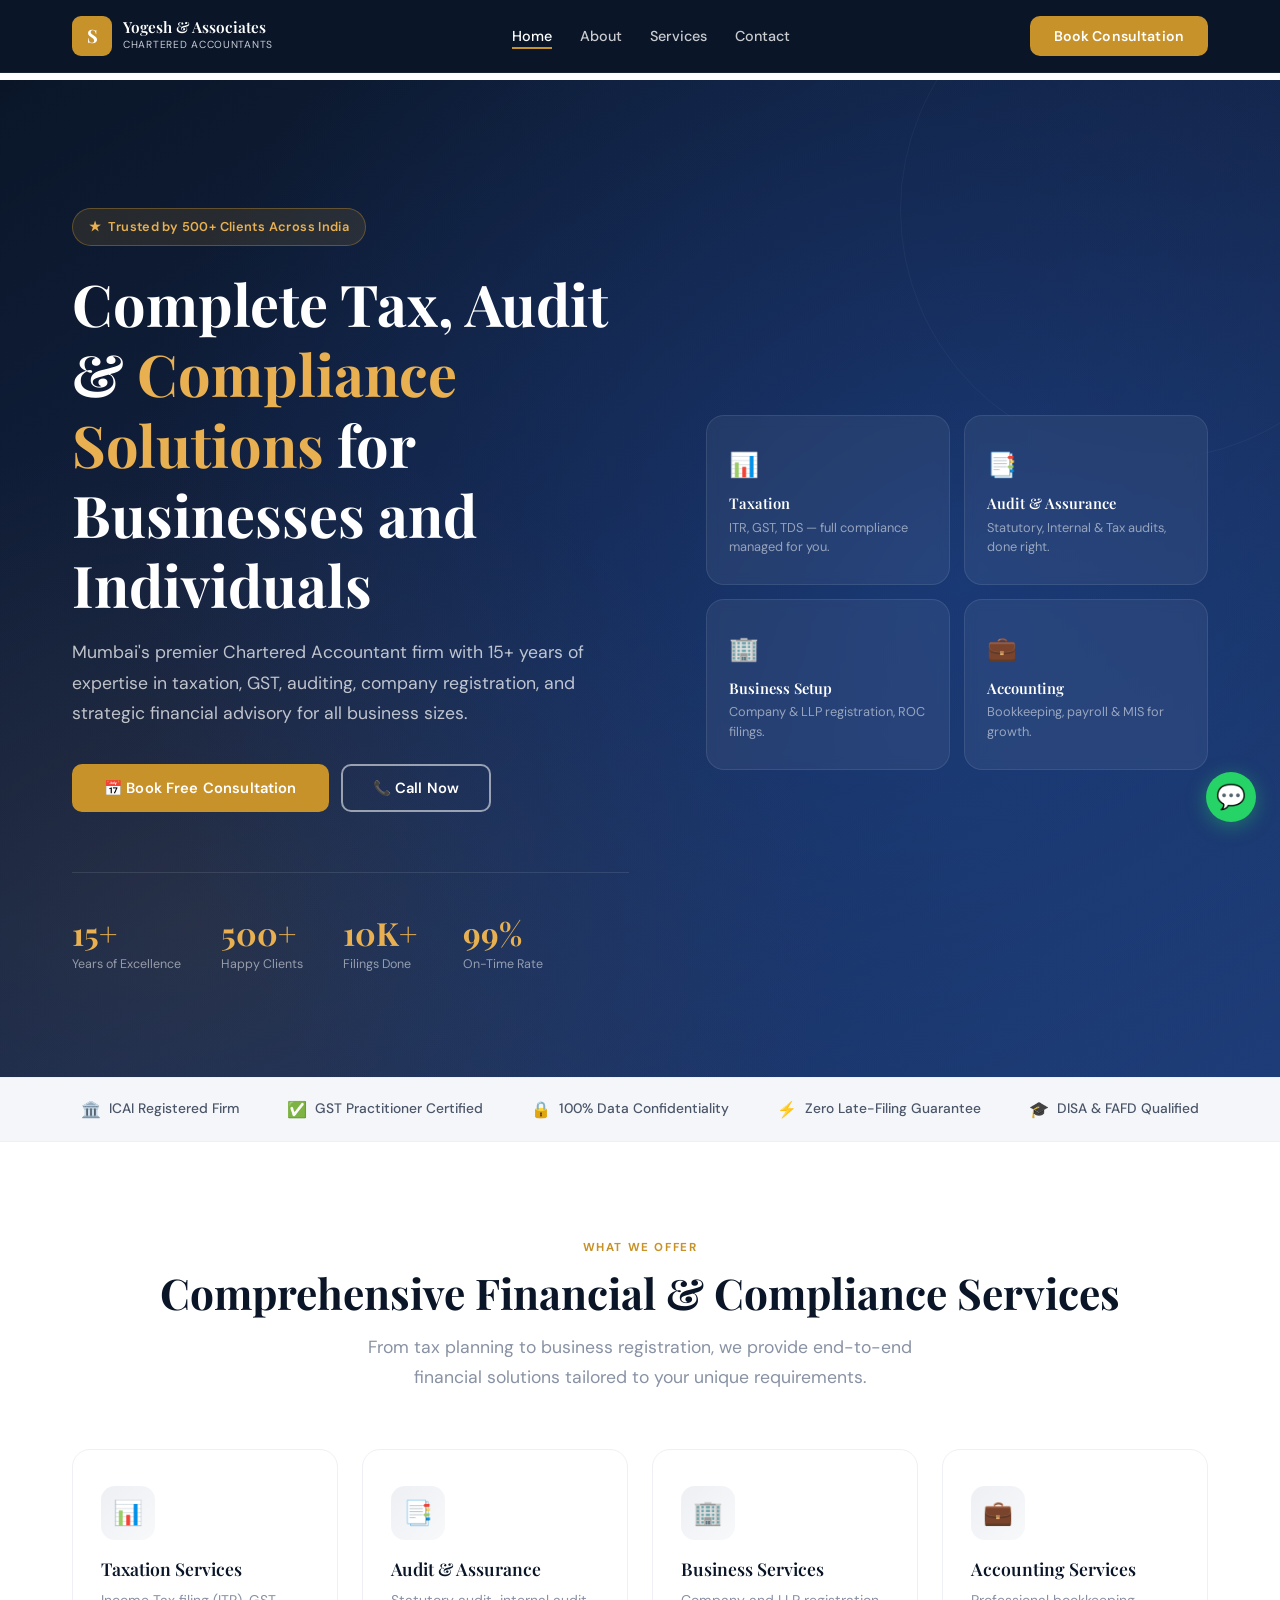
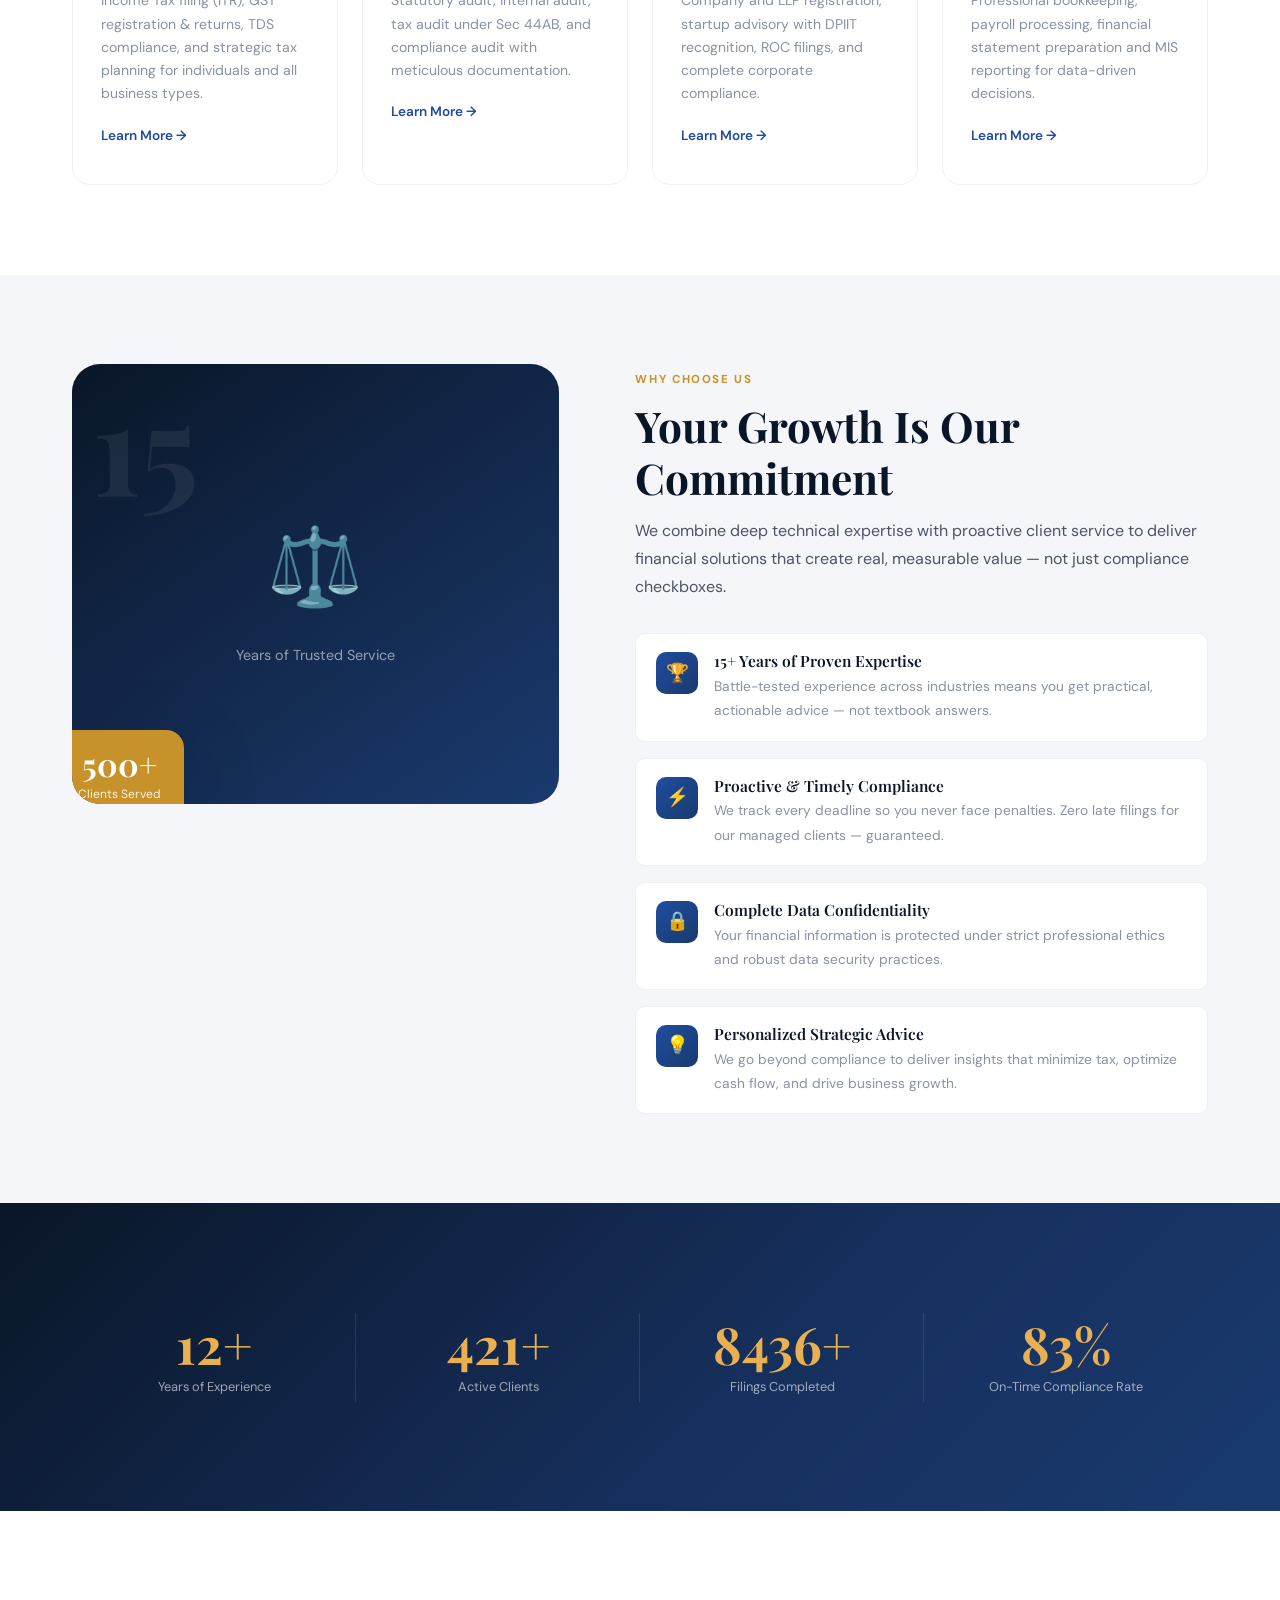
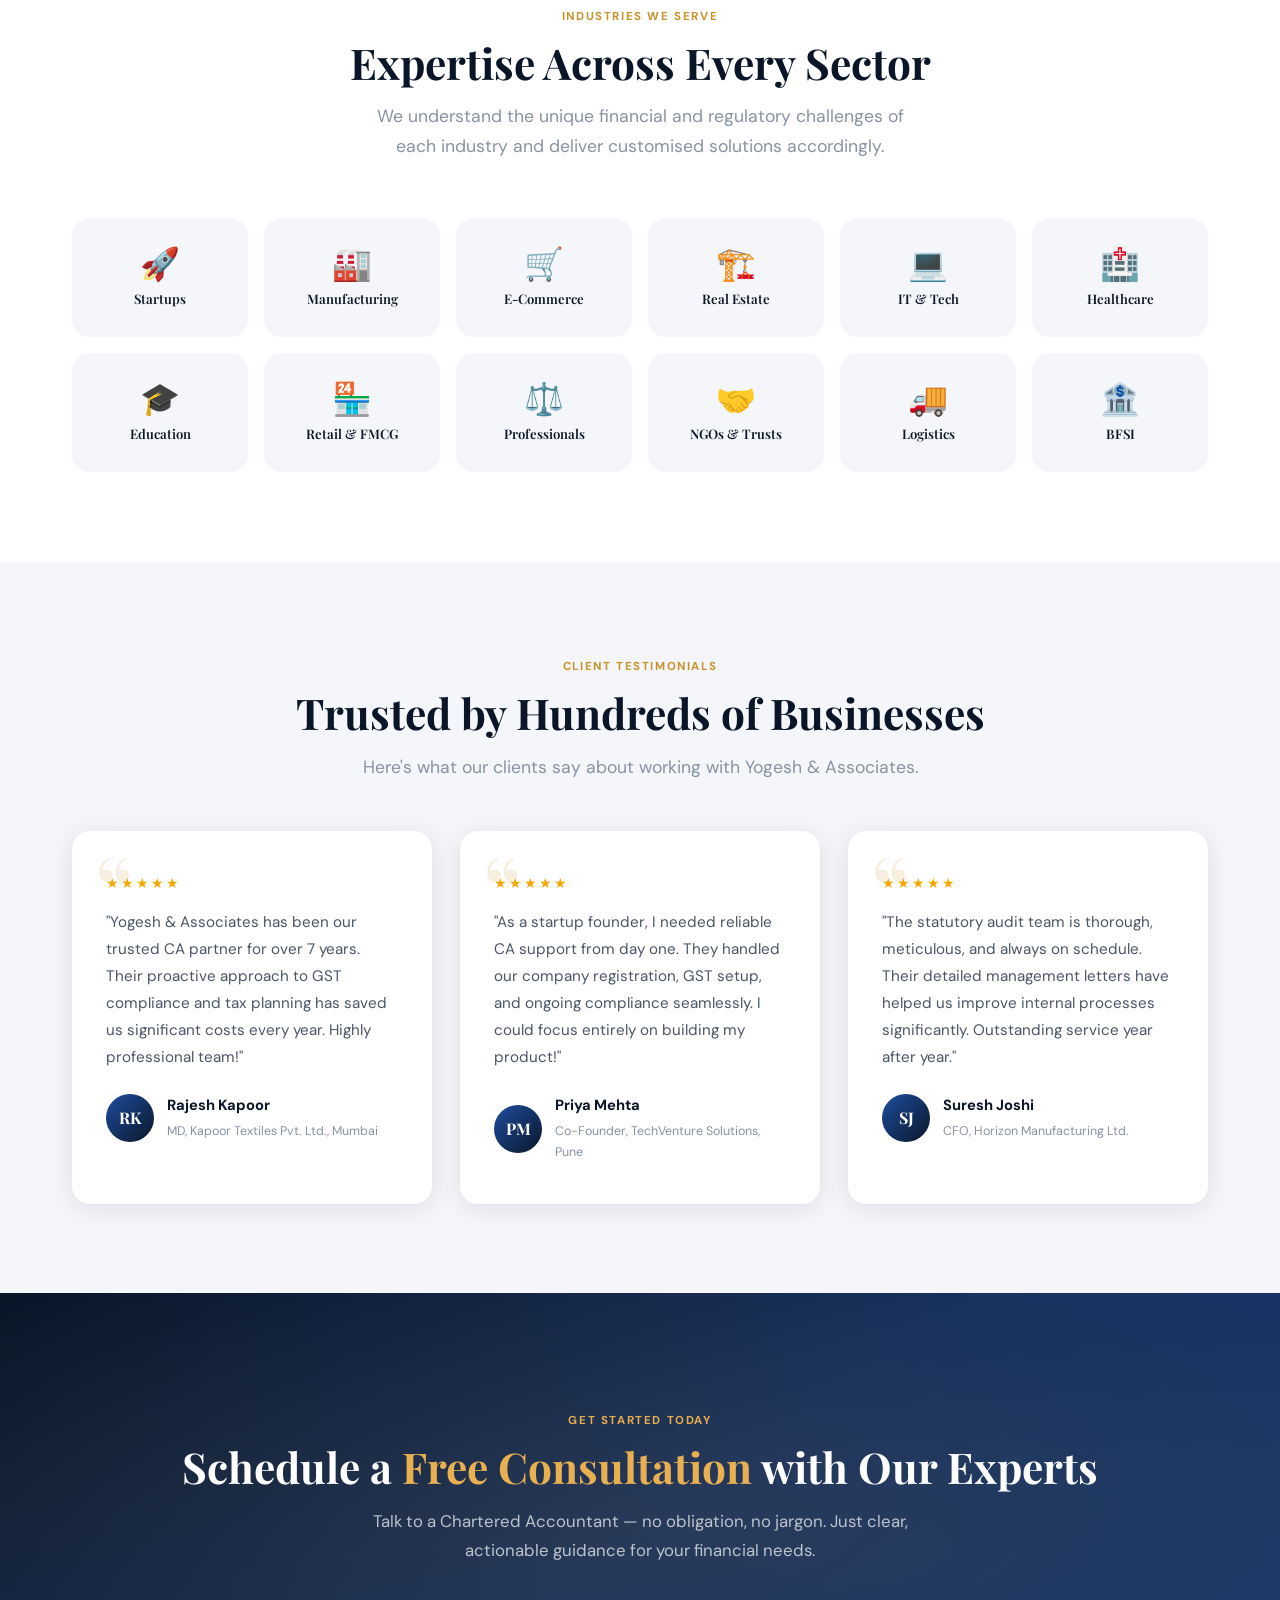
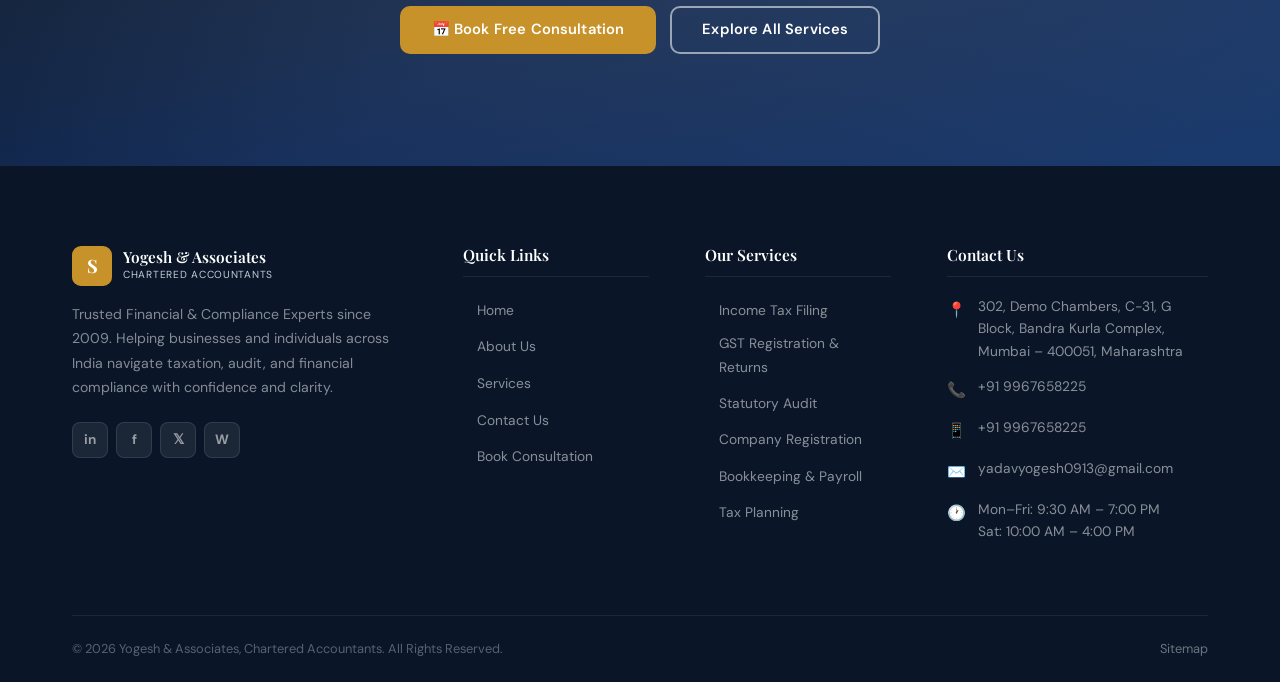
<file: index.html>
<!DOCTYPE html>
<html lang="en" dir="ltr">
<head>
  <!-- ═══ Essential Meta ═══ -->
  <meta charset="UTF-8" />
  <meta name="viewport" content="width=device-width, initial-scale=1.0" />
  <meta http-equiv="X-UA-Compatible" content="IE=edge" />

  <!-- ═══ SEO ═══ -->
  <title>Yogesh &amp; Associates, Chartered Accountants Mumbai | Tax, GST, Audit &amp; Compliance</title>
  <meta name="description" content="Yogesh &amp; Associates is a premier Chartered Accountant (CA) firm in Mumbai with 15+ years of experience. Expert Income Tax filing, GST returns, Statutory Audit, Company Registration &amp; Business Advisory for individuals, startups, SMEs &amp; corporates." />
  <meta name="keywords" content="CA firm Mumbai, Chartered Accountant Mumbai, income tax filing Mumbai, GST registration Mumbai, statutory audit Mumbai, company registration Mumbai, tax planning, TDS compliance, LLP registration, CA near me" />
  <meta name="author" content="Yogesh &amp; Associates, Chartered Accountants" />
  <meta name="robots" content="index, follow, max-snippet:-1, max-image-preview:large" />
  <link rel="canonical" href="https://www.yogeshandassociates.in/" />

  <!-- ═══ Open Graph ═══ -->
  <meta property="og:type"        content="website" />
  <meta property="og:url"         content="https://www.yogeshandassociates.in/" />
  <meta property="og:title"       content="Yogesh &amp; Associates, Chartered Accountants | Mumbai" />
  <meta property="og:description" content="Trusted CA firm in Mumbai offering Tax, GST, Audit &amp; Business Registration services. 15+ years | 500+ clients. Book a free consultation today." />
  <meta property="og:image"       content="https://www.yogeshandassociates.in/og-image.jpg" />
  <meta property="og:image:width"  content="1200" />
  <meta property="og:image:height" content="630" />
  <meta property="og:locale"      content="en_IN" />
  <meta property="og:site_name"   content="Yogesh &amp; Associates" />

  <!-- ═══ Twitter Card ═══ -->
  <meta name="twitter:card"        content="summary_large_image" />
  <meta name="twitter:title"       content="Yogesh &amp; Associates, Chartered Accountants | Mumbai" />
  <meta name="twitter:description" content="Trusted CA firm in Mumbai — Tax, GST, Audit &amp; Business Registration. 15+ years | 500+ clients." />
  <meta name="twitter:image"       content="https://www.yogeshandassociates.in/og-image.jpg" />

  <!-- ═══ Geo / Local SEO ═══ -->
  <meta name="geo.region"      content="IN-MH" />
  <meta name="geo.placename"   content="Mumbai, Maharashtra, India" />
  <meta name="geo.position"    content="19.0657;72.8650" />
  <meta name="ICBM"            content="19.0657, 72.8650" />

  <!-- ═══ Schema.org Structured Data ═══ -->
  <script type="application/ld+json">
  {
    "@context": "https://schema.org",
    "@type": "AccountingService",
    "@id": "https://www.yogeshandassociates.in/#organization",
    "name": "Yogesh & Associates, Chartered Accountants",
    "alternateName": "Yogesh & Associates CA",
    "description": "Premier Chartered Accountant firm in Mumbai offering Income Tax, GST, Audit, Company Registration and Business Advisory services.",
    "url": "https://www.yogeshandassociates.in/",
    "telephone": ["+919967658225", "+919967658225"],
    "email": "yadavyogesh0913@gmail.com",
    "foundingDate": "2009",
    "logo": "https://www.yogeshandassociates.in/logo.png",
    "image": "https://www.yogeshandassociates.in/og-image.jpg",
    "priceRange": "₹₹",
    "currenciesAccepted": "INR",
    "paymentAccepted": "Bank Transfer, UPI, Cheque",
    "address": {
      "@type": "PostalAddress",
      "streetAddress": "302, Demo Chambers, C-31, G Block, Bandra Kurla Complex",
      "addressLocality": "Mumbai",
      "addressRegion": "Maharashtra",
      "postalCode": "400051",
      "addressCountry": "IN"
    },
    "geo": {
      "@type": "GeoCoordinates",
      "latitude": 19.0657,
      "longitude": 72.8650
    },
    "openingHoursSpecification": [
      { "@type": "OpeningHoursSpecification", "dayOfWeek": ["Monday","Tuesday","Wednesday","Thursday","Friday"], "opens": "09:30", "closes": "19:00" },
      { "@type": "OpeningHoursSpecification", "dayOfWeek": "Saturday", "opens": "10:00", "closes": "16:00" }
    ],
    "sameAs": [
      "https://www.linkedin.com/company/sharma-associates-ca",
      "https://www.facebook.com/sharmaandassociatesCA"
    ],
    "hasMap": "https://maps.google.com/?cid=YOUR_GOOGLE_MAPS_CID",
    "aggregateRating": {
      "@type": "AggregateRating",
      "ratingValue": "4.9",
      "reviewCount": "127",
      "bestRating": "5",
      "worstRating": "1"
    },
    "areaServed": {
      "@type": "GeoCircle",
      "geoMidpoint": { "@type": "GeoCoordinates", "latitude": 19.0657, "longitude": 72.8650 },
      "geoRadius": "500000"
    },
    "serviceArea": {
      "@type": "Country",
      "name": "India"
    }
  }
  </script>

  <!-- ═══ Breadcrumb Schema ═══ -->
  <script type="application/ld+json">
  {
    "@context": "https://schema.org",
    "@type": "BreadcrumbList",
    "itemListElement": [
      { "@type": "ListItem", "position": 1, "name": "Home", "item": "https://www.yogeshandassociates.in/" }
    ]
  }
  </script>

  <!-- ═══ FAQ Schema ═══ -->
  <script type="application/ld+json">
  {
    "@context": "https://schema.org",
    "@type": "FAQPage",
    "mainEntity": [
      { "@type": "Question", "name": "What services does Yogesh & Associates offer?", "acceptedAnswer": { "@type": "Answer", "text": "We offer Income Tax filing, GST registration & returns, Statutory Audit, Internal Audit, Company Registration, LLP Registration, Startup Advisory, Bookkeeping, Payroll and MIS Reporting." } },
      { "@type": "Question", "name": "Where is Yogesh & Associates located?", "acceptedAnswer": { "@type": "Answer", "text": "Our office is at 302, Naman Chambers, Bandra Kurla Complex, Mumbai – 400051, Maharashtra." } },
      { "@type": "Question", "name": "How many years of experience does the firm have?", "acceptedAnswer": { "@type": "Answer", "text": "Yogesh & Associates was founded in 2009 and has over 15 years of experience serving 500+ clients across India." } }
    ]
  }
  </script>

  <!-- ═══ Preconnects ═══ -->
  <link rel="preconnect" href="https://fonts.googleapis.com" />
  <link rel="preconnect" href="https://fonts.gstatic.com" crossorigin />
  <link href="https://fonts.googleapis.com/css2?family=Playfair+Display:wght@400;600;700&family=DM+Sans:ital,opsz,wght@0,9..40,300;0,9..40,400;0,9..40,500;0,9..40,600;1,9..40,400&display=swap" rel="stylesheet" />
  <link rel="stylesheet" href="style.css" />
  <link rel="icon" type="image/svg+xml" href="data:image/svg+xml,<svg xmlns='http://www.w3.org/2000/svg' viewBox='0 0 32 32'><rect width='32' height='32' rx='7' fill='%23c8922a'/><text y='23' x='7' font-size='19' font-family='Georgia,serif' fill='white' font-weight='bold'>S</text></svg>" />
</head>
<body>

<!-- ═══ Skip Link (Accessibility) ═══ -->
<a href="#main-content" class="skip-link" style="position:absolute;top:-100px;left:16px;background:var(--accent);color:white;padding:8px 16px;border-radius:4px;font-weight:600;z-index:10000;transition:top 0.2s;" onfocus="this.style.top='16px'" onblur="this.style.top='-100px'">Skip to main content</a>

<!-- ═══ NAVBAR ═══ -->
<header>
  <nav class="navbar" role="navigation" aria-label="Main navigation">
    <div class="container">
      <div class="nav-inner">
        <a href="index.html" class="nav-logo" aria-label="Yogesh &amp; Associates — Home">
          <div class="logo-mark" aria-hidden="true">S</div>
          <div class="logo-text">
            <div class="logo-name">Yogesh &amp; Associates</div>
            <div class="logo-sub">Chartered Accountants</div>
          </div>
        </a>

        <ul class="nav-links" role="list">
          <li><a href="index.html" class="active" aria-current="page">Home</a></li>
          <li><a href="about.html">About</a></li>
          <li><a href="services.html">Services</a></li>
          <li><a href="contact.html">Contact</a></li>
        </ul>

        <a href="contact.html" class="btn btn-primary nav-cta">Book Consultation</a>

        <button class="nav-toggle" aria-label="Open navigation menu" aria-expanded="false" aria-controls="mobileMenu">
          <span></span><span></span><span></span>
        </button>
      </div>
    </div>

    <div class="mobile-menu" id="mobileMenu" role="navigation" aria-label="Mobile navigation">
      <div class="mobile-menu-inner">
        <a href="index.html" aria-current="page">🏠 Home</a>
        <a href="about.html">👥 About Us</a>
        <a href="services.html">⚙️ Services</a>
        <a href="contact.html">📞 Contact</a>
        <a href="contact.html" class="btn btn-primary">📅 Book Free Consultation</a>
      </div>
    </div>
  </nav>
</header>

<!-- ═══ MAIN ═══ -->
<main id="main-content">

<!-- ── HERO ── -->
<section class="hero" aria-label="Welcome to Yogesh &amp; Associates">
  <div class="container">
    <div class="hero-grid">
      <div>
        <div class="hero-badge fade-up delay-1">
          <span aria-hidden="true">★</span> Trusted by 500+ Clients Across India
        </div>
        <h1 class="fade-up delay-2">
          Complete Tax, Audit &amp; <em>Compliance Solutions</em> for Businesses and Individuals
        </h1>
        <p class="hero-sub fade-up delay-3">Mumbai's premier Chartered Accountant firm with 15+ years of expertise in taxation, GST, auditing, company registration, and strategic financial advisory for all business sizes.</p>
        <div class="hero-actions fade-up delay-4">
          <a href="contact.html" class="btn btn-primary">📅 Book Free Consultation</a>
          <a href="tel:+912240001234" class="btn btn-outline">📞 Call Now</a>
        </div>
        <div class="hero-stats fade-up delay-5">
          <div class="hero-stat">
            <span class="hero-stat-num">15+</span>
            <span class="hero-stat-label">Years of Excellence</span>
          </div>
          <div class="hero-stat">
            <span class="hero-stat-num">500+</span>
            <span class="hero-stat-label">Happy Clients</span>
          </div>
          <div class="hero-stat">
            <span class="hero-stat-num">10K+</span>
            <span class="hero-stat-label">Filings Done</span>
          </div>
          <div class="hero-stat">
            <span class="hero-stat-num">99%</span>
            <span class="hero-stat-label">On-Time Rate</span>
          </div>
        </div>
      </div>
      <div class="hero-cards" aria-hidden="true">
        <div class="hero-card">
          <div class="hero-card-icon">📊</div>
          <h4>Taxation</h4>
          <p>ITR, GST, TDS — full compliance managed for you.</p>
        </div>
        <div class="hero-card">
          <div class="hero-card-icon">📑</div>
          <h4>Audit &amp; Assurance</h4>
          <p>Statutory, Internal &amp; Tax audits, done right.</p>
        </div>
        <div class="hero-card">
          <div class="hero-card-icon">🏢</div>
          <h4>Business Setup</h4>
          <p>Company &amp; LLP registration, ROC filings.</p>
        </div>
        <div class="hero-card">
          <div class="hero-card-icon">💼</div>
          <h4>Accounting</h4>
          <p>Bookkeeping, payroll &amp; MIS for growth.</p>
        </div>
      </div>
    </div>
  </div>
</section>

<!-- ── TRUST BAR ── -->
<div class="trust-bar" aria-label="Credentials and trust indicators">
  <div class="container">
    <div class="trust-inner">
      <div class="trust-item"><span aria-hidden="true">🏛️</span> ICAI Registered Firm</div>
      <div class="trust-item"><span aria-hidden="true">✅</span> GST Practitioner Certified</div>
      <div class="trust-item"><span aria-hidden="true">🔒</span> 100% Data Confidentiality</div>
      <div class="trust-item"><span aria-hidden="true">⚡</span> Zero Late-Filing Guarantee</div>
      <div class="trust-item"><span aria-hidden="true">🎓</span> DISA &amp; FAFD Qualified</div>
    </div>
  </div>
</div>

<!-- ── SERVICES OVERVIEW ── -->
<section class="services-overview" aria-labelledby="services-heading">
  <div class="container">
    <div class="center">
      <span class="section-label">What We Offer</span>
      <h2 class="section-title" id="services-heading">Comprehensive Financial &amp; Compliance Services</h2>
      <p class="section-sub">From tax planning to business registration, we provide end-to-end financial solutions tailored to your unique requirements.</p>
    </div>
    <div class="services-grid" style="margin-top:clamp(32px,5vw,56px);">
      <article class="service-card reveal" aria-label="Taxation Services">
        <div class="service-icon" aria-hidden="true">📊</div>
        <h3>Taxation Services</h3>
        <p>Income Tax filing (ITR), GST registration &amp; returns, TDS compliance, and strategic tax planning for individuals and all business types.</p>
        <a href="services.html#taxation" class="service-link" aria-label="Learn more about Taxation Services">Learn More →</a>
      </article>
      <article class="service-card reveal" aria-label="Audit and Assurance">
        <div class="service-icon" aria-hidden="true">📑</div>
        <h3>Audit &amp; Assurance</h3>
        <p>Statutory audit, internal audit, tax audit under Sec 44AB, and compliance audit with meticulous documentation.</p>
        <a href="services.html#audit" class="service-link" aria-label="Learn more about Audit and Assurance">Learn More →</a>
      </article>
      <article class="service-card reveal" aria-label="Business Services">
        <div class="service-icon" aria-hidden="true">🏢</div>
        <h3>Business Services</h3>
        <p>Company and LLP registration, startup advisory with DPIIT recognition, ROC filings, and complete corporate compliance.</p>
        <a href="services.html#business" class="service-link" aria-label="Learn more about Business Services">Learn More →</a>
      </article>
      <article class="service-card reveal" aria-label="Accounting Services">
        <div class="service-icon" aria-hidden="true">💼</div>
        <h3>Accounting Services</h3>
        <p>Professional bookkeeping, payroll processing, financial statement preparation and MIS reporting for data-driven decisions.</p>
        <a href="services.html#accounting" class="service-link" aria-label="Learn more about Accounting Services">Learn More →</a>
      </article>
    </div>
  </div>
</section>

<!-- ── WHY CHOOSE US ── -->
<section class="why-us" aria-labelledby="why-heading">
  <div class="container">
    <div class="why-content">
      <div class="why-img-wrap" aria-hidden="true">
        <div class="why-img-box">
          <div class="why-big-num">15</div>
          <div class="why-center">
            <span class="icon">⚖️</span>
            <p>Years of Trusted Service</p>
          </div>
          <div class="why-badge-float">
            <span class="why-badge-num">500+</span>
            <span class="why-badge-text">Clients Served</span>
          </div>
        </div>
      </div>
      <div>
        <span class="section-label">Why Choose Us</span>
        <h2 class="section-title" id="why-heading">Your Growth Is Our Commitment</h2>
        <p>We combine deep technical expertise with proactive client service to deliver financial solutions that create real, measurable value — not just compliance checkboxes.</p>
        <div class="why-points">
          <div class="why-point reveal">
            <div class="why-point-icon" aria-hidden="true">🏆</div>
            <div>
              <h4>15+ Years of Proven Expertise</h4>
              <p>Battle-tested experience across industries means you get practical, actionable advice — not textbook answers.</p>
            </div>
          </div>
          <div class="why-point reveal">
            <div class="why-point-icon" aria-hidden="true">⚡</div>
            <div>
              <h4>Proactive &amp; Timely Compliance</h4>
              <p>We track every deadline so you never face penalties. Zero late filings for our managed clients — guaranteed.</p>
            </div>
          </div>
          <div class="why-point reveal">
            <div class="why-point-icon" aria-hidden="true">🔒</div>
            <div>
              <h4>Complete Data Confidentiality</h4>
              <p>Your financial information is protected under strict professional ethics and robust data security practices.</p>
            </div>
          </div>
          <div class="why-point reveal">
            <div class="why-point-icon" aria-hidden="true">💡</div>
            <div>
              <h4>Personalized Strategic Advice</h4>
              <p>We go beyond compliance to deliver insights that minimize tax, optimize cash flow, and drive business growth.</p>
            </div>
          </div>
        </div>
      </div>
    </div>
  </div>
</section>

<!-- ── STATS ── -->
<section class="stats-section" aria-label="Key firm statistics">
  <div class="container">
    <div class="stats-grid">
      <div class="stat-item">
        <span class="stat-num" data-count="15" data-suffix="+" aria-label="15 plus years of experience">0+</span>
        <p class="stat-label">Years of Experience</p>
      </div>
      <div class="stat-item">
        <span class="stat-num" data-count="500" data-suffix="+" aria-label="500 plus active clients">0+</span>
        <p class="stat-label">Active Clients</p>
      </div>
      <div class="stat-item">
        <span class="stat-num" data-count="10000" data-suffix="+" aria-label="10000 plus filings completed">0+</span>
        <p class="stat-label">Filings Completed</p>
      </div>
      <div class="stat-item">
        <span class="stat-num" data-count="99" data-suffix="%" aria-label="99 percent on-time compliance rate">0%</span>
        <p class="stat-label">On-Time Compliance Rate</p>
      </div>
    </div>
  </div>
</section>

<!-- ── INDUSTRIES ── -->
<section class="industries" aria-labelledby="industries-heading">
  <div class="container">
    <div class="center">
      <span class="section-label">Industries We Serve</span>
      <h2 class="section-title" id="industries-heading">Expertise Across Every Sector</h2>
      <p class="section-sub">We understand the unique financial and regulatory challenges of each industry and deliver customised solutions accordingly.</p>
    </div>
    <div class="industries-grid" style="margin-top:clamp(32px,5vw,56px);">
      <div class="industry-card reveal"><div class="industry-emoji" aria-hidden="true">🚀</div><h4>Startups</h4></div>
      <div class="industry-card reveal"><div class="industry-emoji" aria-hidden="true">🏭</div><h4>Manufacturing</h4></div>
      <div class="industry-card reveal"><div class="industry-emoji" aria-hidden="true">🛒</div><h4>E-Commerce</h4></div>
      <div class="industry-card reveal"><div class="industry-emoji" aria-hidden="true">🏗️</div><h4>Real Estate</h4></div>
      <div class="industry-card reveal"><div class="industry-emoji" aria-hidden="true">💻</div><h4>IT &amp; Tech</h4></div>
      <div class="industry-card reveal"><div class="industry-emoji" aria-hidden="true">🏥</div><h4>Healthcare</h4></div>
      <div class="industry-card reveal"><div class="industry-emoji" aria-hidden="true">🎓</div><h4>Education</h4></div>
      <div class="industry-card reveal"><div class="industry-emoji" aria-hidden="true">🏪</div><h4>Retail &amp; FMCG</h4></div>
      <div class="industry-card reveal"><div class="industry-emoji" aria-hidden="true">⚖️</div><h4>Professionals</h4></div>
      <div class="industry-card reveal"><div class="industry-emoji" aria-hidden="true">🤝</div><h4>NGOs &amp; Trusts</h4></div>
      <div class="industry-card reveal"><div class="industry-emoji" aria-hidden="true">🚚</div><h4>Logistics</h4></div>
      <div class="industry-card reveal"><div class="industry-emoji" aria-hidden="true">🏦</div><h4>BFSI</h4></div>
    </div>
  </div>
</section>

<!-- ── TESTIMONIALS ── -->
<section class="testimonials" aria-labelledby="testimonials-heading">
  <div class="container">
    <div class="center">
      <span class="section-label">Client Testimonials</span>
      <h2 class="section-title" id="testimonials-heading">Trusted by Hundreds of Businesses</h2>
      <p class="section-sub">Here's what our clients say about working with Yogesh &amp; Associates.</p>
    </div>
    <div class="testimonials-grid">
      <article class="testimonial-card reveal" itemscope itemtype="https://schema.org/Review">
        <div class="stars" aria-label="5 out of 5 stars">★★★★★</div>
        <p class="testimonial-text" itemprop="reviewBody">"Yogesh &amp; Associates has been our trusted CA partner for over 7 years. Their proactive approach to GST compliance and tax planning has saved us significant costs every year. Highly professional team!"</p>
        <div class="testimonial-author" itemprop="author" itemscope itemtype="https://schema.org/Person">
          <div class="author-avatar" aria-hidden="true">RK</div>
          <div>
            <div class="author-name" itemprop="name">Rajesh Kapoor</div>
            <div class="author-title">MD, Kapoor Textiles Pvt. Ltd., Mumbai</div>
          </div>
        </div>
      </article>
      <article class="testimonial-card reveal" itemscope itemtype="https://schema.org/Review">
        <div class="stars" aria-label="5 out of 5 stars">★★★★★</div>
        <p class="testimonial-text" itemprop="reviewBody">"As a startup founder, I needed reliable CA support from day one. They handled our company registration, GST setup, and ongoing compliance seamlessly. I could focus entirely on building my product!"</p>
        <div class="testimonial-author" itemprop="author" itemscope itemtype="https://schema.org/Person">
          <div class="author-avatar" aria-hidden="true">PM</div>
          <div>
            <div class="author-name" itemprop="name">Priya Mehta</div>
            <div class="author-title">Co-Founder, TechVenture Solutions, Pune</div>
          </div>
        </div>
      </article>
      <article class="testimonial-card reveal" itemscope itemtype="https://schema.org/Review">
        <div class="stars" aria-label="5 out of 5 stars">★★★★★</div>
        <p class="testimonial-text" itemprop="reviewBody">"The statutory audit team is thorough, meticulous, and always on schedule. Their detailed management letters have helped us improve internal processes significantly. Outstanding service year after year."</p>
        <div class="testimonial-author" itemprop="author" itemscope itemtype="https://schema.org/Person">
          <div class="author-avatar" aria-hidden="true">SJ</div>
          <div>
            <div class="author-name" itemprop="name">Suresh Joshi</div>
            <div class="author-title">CFO, Horizon Manufacturing Ltd.</div>
          </div>
        </div>
      </article>
    </div>
  </div>
</section>

<!-- ── CTA ── -->
<section class="cta-section" aria-label="Call to action">
  <div class="container">
    <span class="section-label" style="color:var(--accent-light);">Get Started Today</span>
    <h2>Schedule a <em>Free Consultation</em> with Our Experts</h2>
    <p>Talk to a Chartered Accountant — no obligation, no jargon. Just clear, actionable guidance for your financial needs.</p>
    <div class="cta-actions">
      <a href="contact.html" class="btn btn-primary">📅 Book Free Consultation</a>
      <a href="services.html" class="btn btn-outline">Explore All Services</a>
    </div>
  </div>
</section>

</main><!-- /#main-content -->

<!-- ═══ FOOTER ═══ -->
<footer class="footer" role="contentinfo">
  <div class="container">
    <div class="footer-top">
      <div class="footer-grid">
        <div class="footer-about">
          <a href="index.html" class="nav-logo" aria-label="Yogesh &amp; Associates — Home">
            <div class="logo-mark" aria-hidden="true">S</div>
            <div class="logo-text">
              <div class="logo-name">Yogesh &amp; Associates</div>
              <div class="logo-sub">Chartered Accountants</div>
            </div>
          </a>
          <p>Trusted Financial &amp; Compliance Experts since 2009. Helping businesses and individuals across India navigate taxation, audit, and financial compliance with confidence and clarity.</p>
          <nav class="footer-socials" aria-label="Social media links">
            <a href="https://www.linkedin.com/company/sharma-associates-ca" target="_blank" rel="noopener noreferrer" class="social-btn" aria-label="LinkedIn">in</a>
            <a href="https://www.facebook.com/sharmaandassociatesCA" target="_blank" rel="noopener noreferrer" class="social-btn" aria-label="Facebook">f</a>
            <a href="https://twitter.com/SharmaAssocCA" target="_blank" rel="noopener noreferrer" class="social-btn" aria-label="Twitter / X">𝕏</a>
            <a href="https://wa.me/919967658225" target="_blank" rel="noopener noreferrer" class="social-btn" aria-label="WhatsApp">W</a>
          </nav>
        </div>

        <div class="footer-col">
          <h4>Quick Links</h4>
          <ul class="footer-links" role="list">
            <li><a href="index.html">Home</a></li>
            <li><a href="about.html">About Us</a></li>
            <li><a href="services.html">Services</a></li>
            <li><a href="contact.html">Contact Us</a></li>
            <li><a href="contact.html#contactForm">Book Consultation</a></li>
          </ul>
        </div>

        <div class="footer-col">
          <h4>Our Services</h4>
          <ul class="footer-links" role="list">
            <li><a href="services.html#taxation">Income Tax Filing</a></li>
            <li><a href="services.html#taxation">GST Registration &amp; Returns</a></li>
            <li><a href="services.html#audit">Statutory Audit</a></li>
            <li><a href="services.html#business">Company Registration</a></li>
            <li><a href="services.html#accounting">Bookkeeping &amp; Payroll</a></li>
            <li><a href="services.html#taxation">Tax Planning</a></li>
          </ul>
        </div>

        <div class="footer-col">
          <h4>Contact Us</h4>
          <address style="font-style:normal;">
            <div class="footer-contact-item">
              <span class="fi" aria-hidden="true">📍</span>
              <p>302, Demo Chambers, C-31, G Block, Bandra Kurla Complex, Mumbai – 400051, Maharashtra</p>
            </div>
            <div class="footer-contact-item">
              <span class="fi" aria-hidden="true">📞</span>
              <a href="tel:+919967658225">+91 9967658225</a>
            </div>
            <div class="footer-contact-item">
              <span class="fi" aria-hidden="true">📱</span>
              <a href="tel:+919967658225">+91 9967658225</a>
            </div>
            <div class="footer-contact-item">
              <span class="fi" aria-hidden="true">✉️</span>
              <a href="mailto:yadavyogesh0913@gmail.com">yadavyogesh0913@gmail.com</a>
            </div>
            <div class="footer-contact-item">
              <span class="fi" aria-hidden="true">🕐</span>
              <p>Mon–Fri: 9:30 AM – 7:00 PM<br>Sat: 10:00 AM – 4:00 PM</p>
            </div>
          </address>
        </div>
      </div>
    </div>

    <div class="footer-bottom">
      <p>© <span class="current-year">2026</span> Yogesh &amp; Associates, Chartered Accountants. All Rights Reserved.</p>
      <nav class="footer-bottom-links" aria-label="Legal links">
        <!-- <a href="#">Privacy Policy</a>
        <a href="#">Terms of Service</a>
        <a href="#">Disclaimer</a> -->
        <a href="sitemap.xml">Sitemap</a>
      </nav>
    </div>
  </div>
</footer>

<!-- ═══ Floating Buttons ═══ -->
<a href="https://wa.me/919967658225?text=Hello%2C%20I%20would%20like%20to%20enquire%20about%20your%20CA%20services."
   class="whatsapp-float"
   target="_blank"
   rel="noopener noreferrer"
   aria-label="Chat on WhatsApp">
  <span aria-hidden="true">💬</span>
  <span class="whatsapp-tooltip">Chat on WhatsApp</span>
</a>

<button class="scroll-top" id="scrollTop" aria-label="Scroll to top">↑</button>

<script src="script.js"></script>
</body>
</html>
</file>
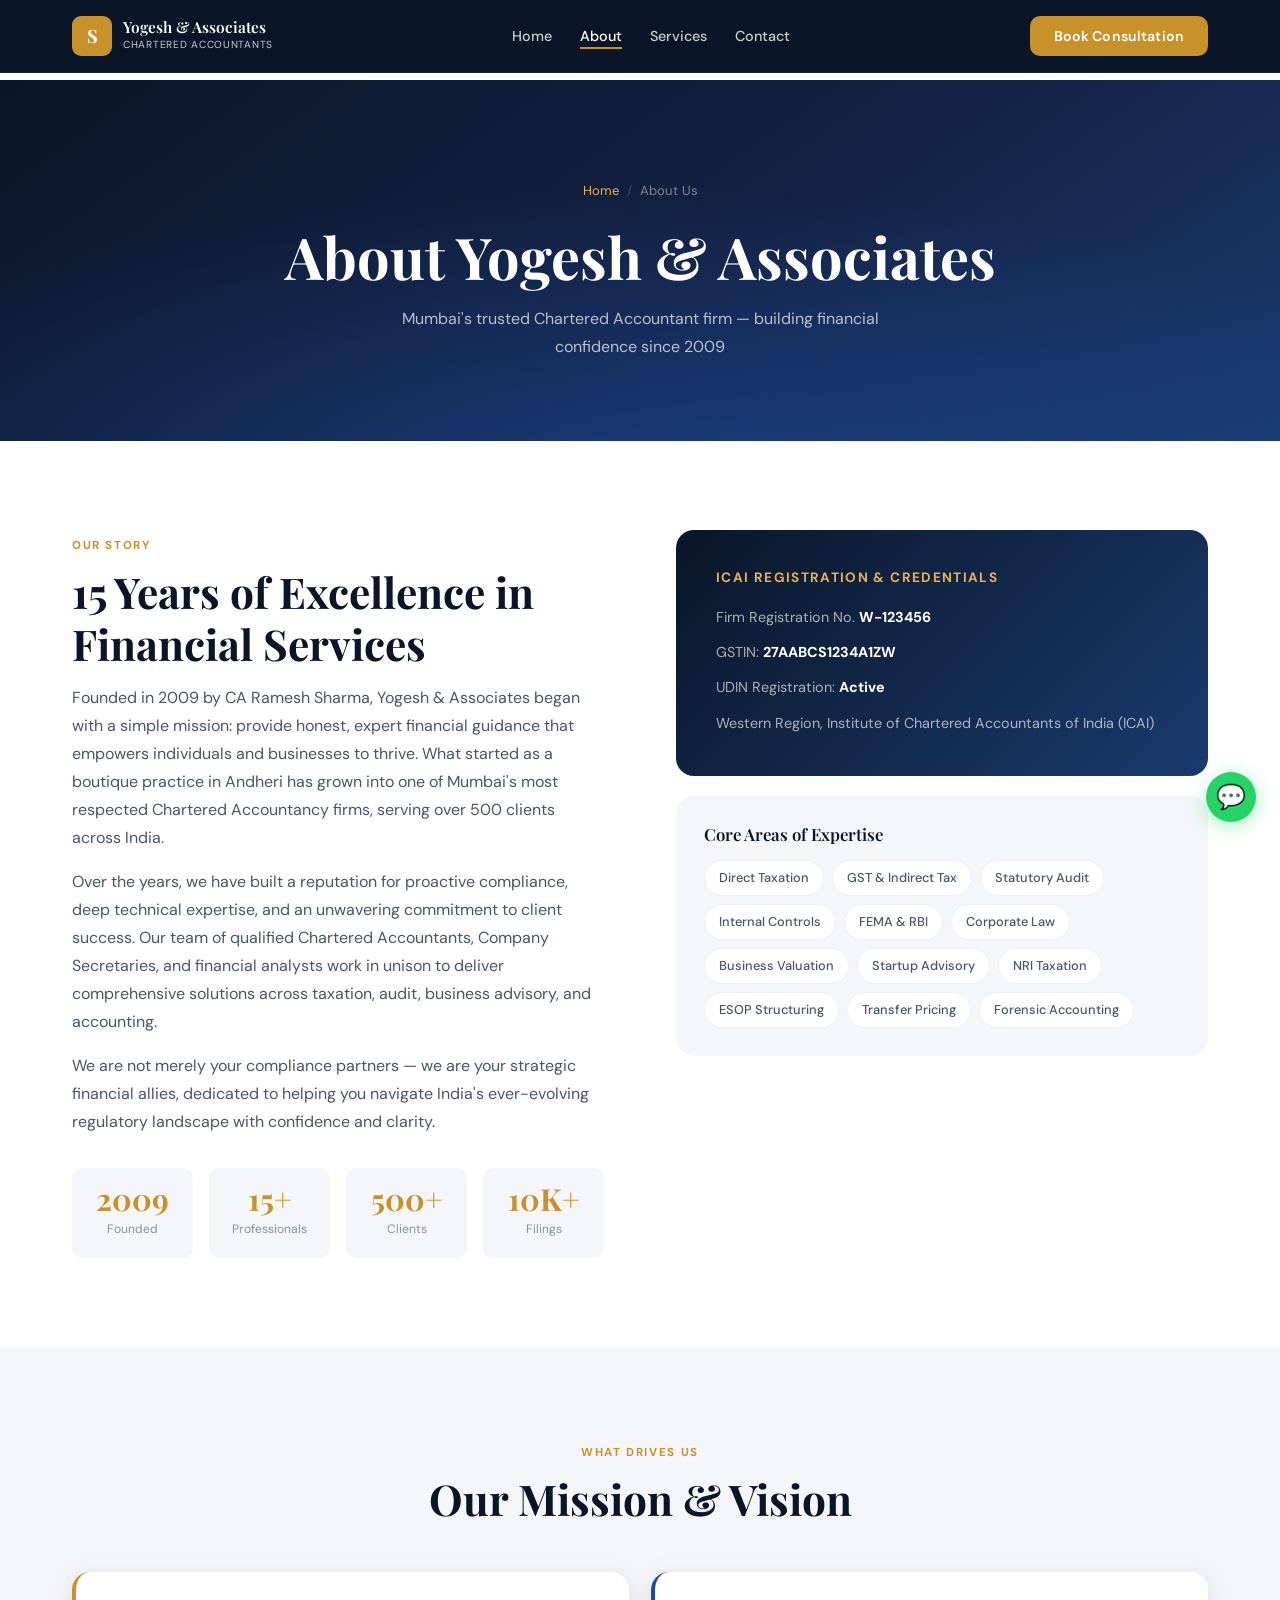
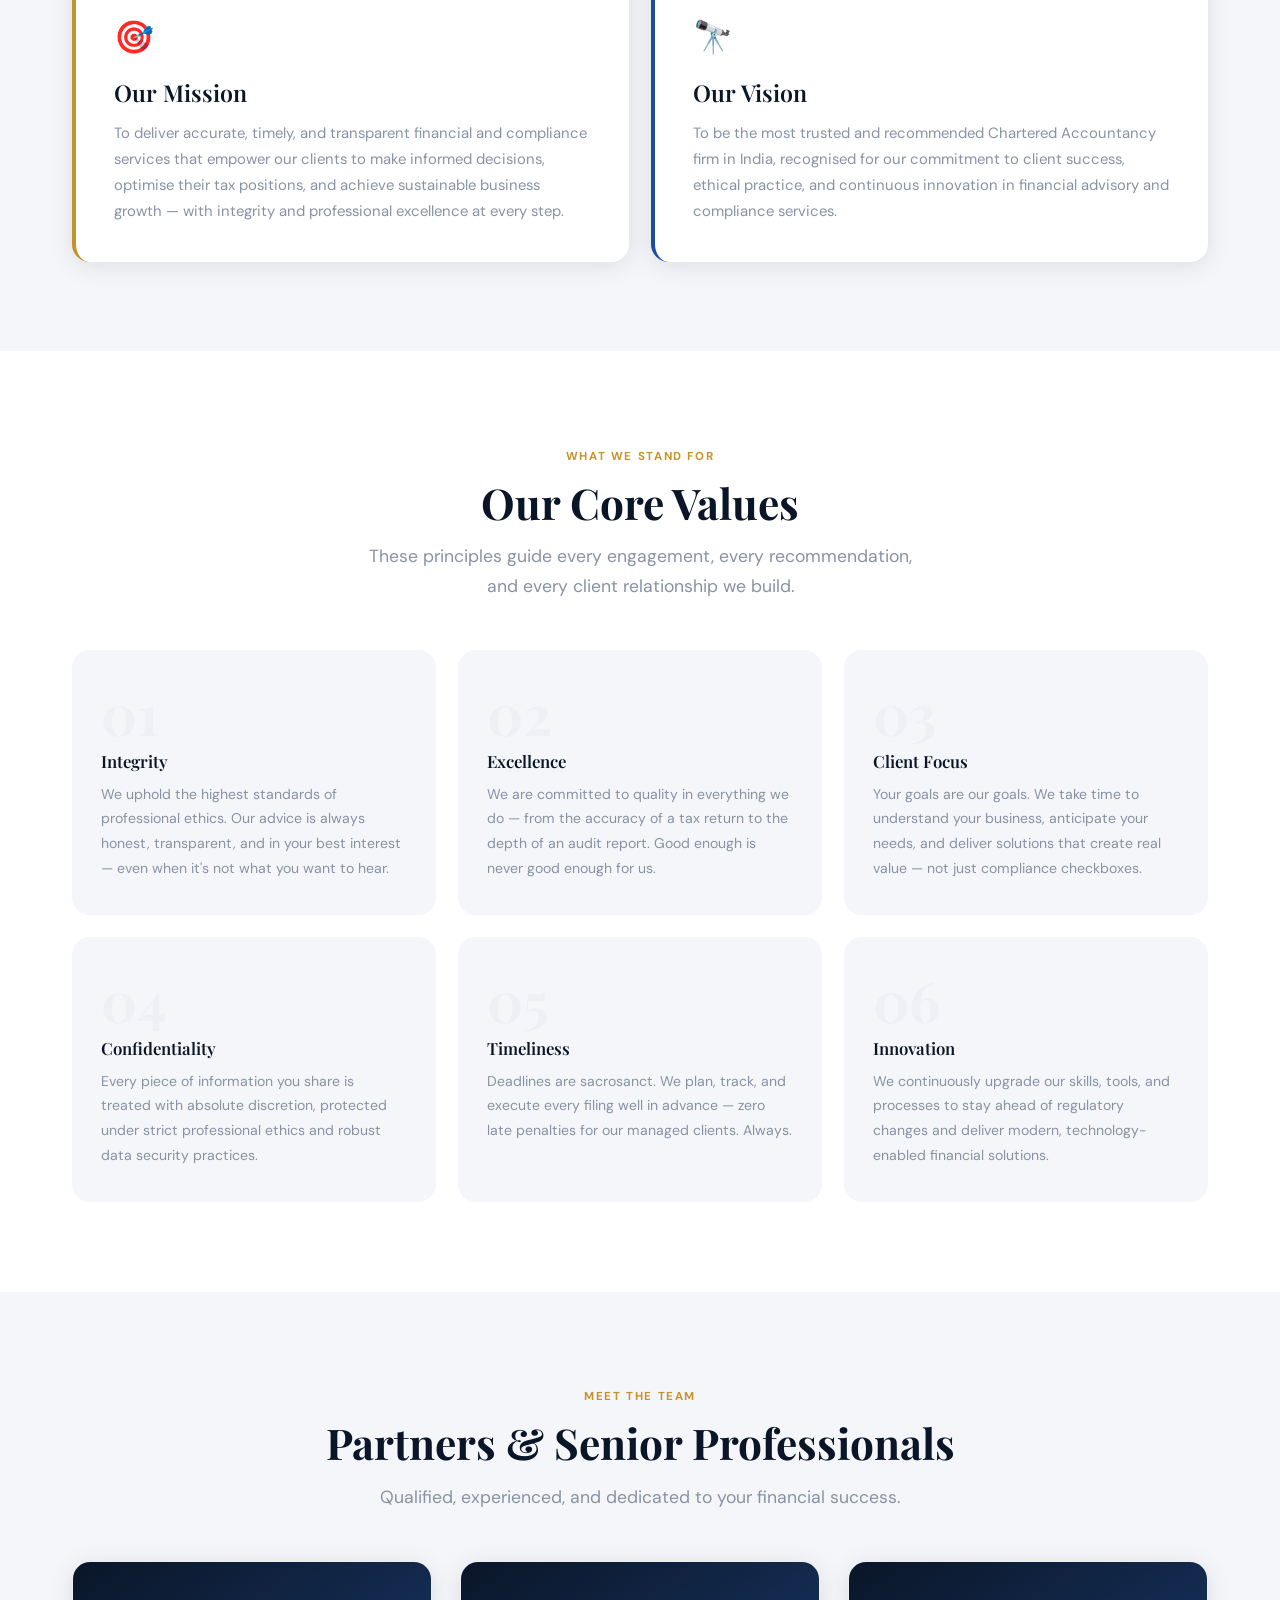
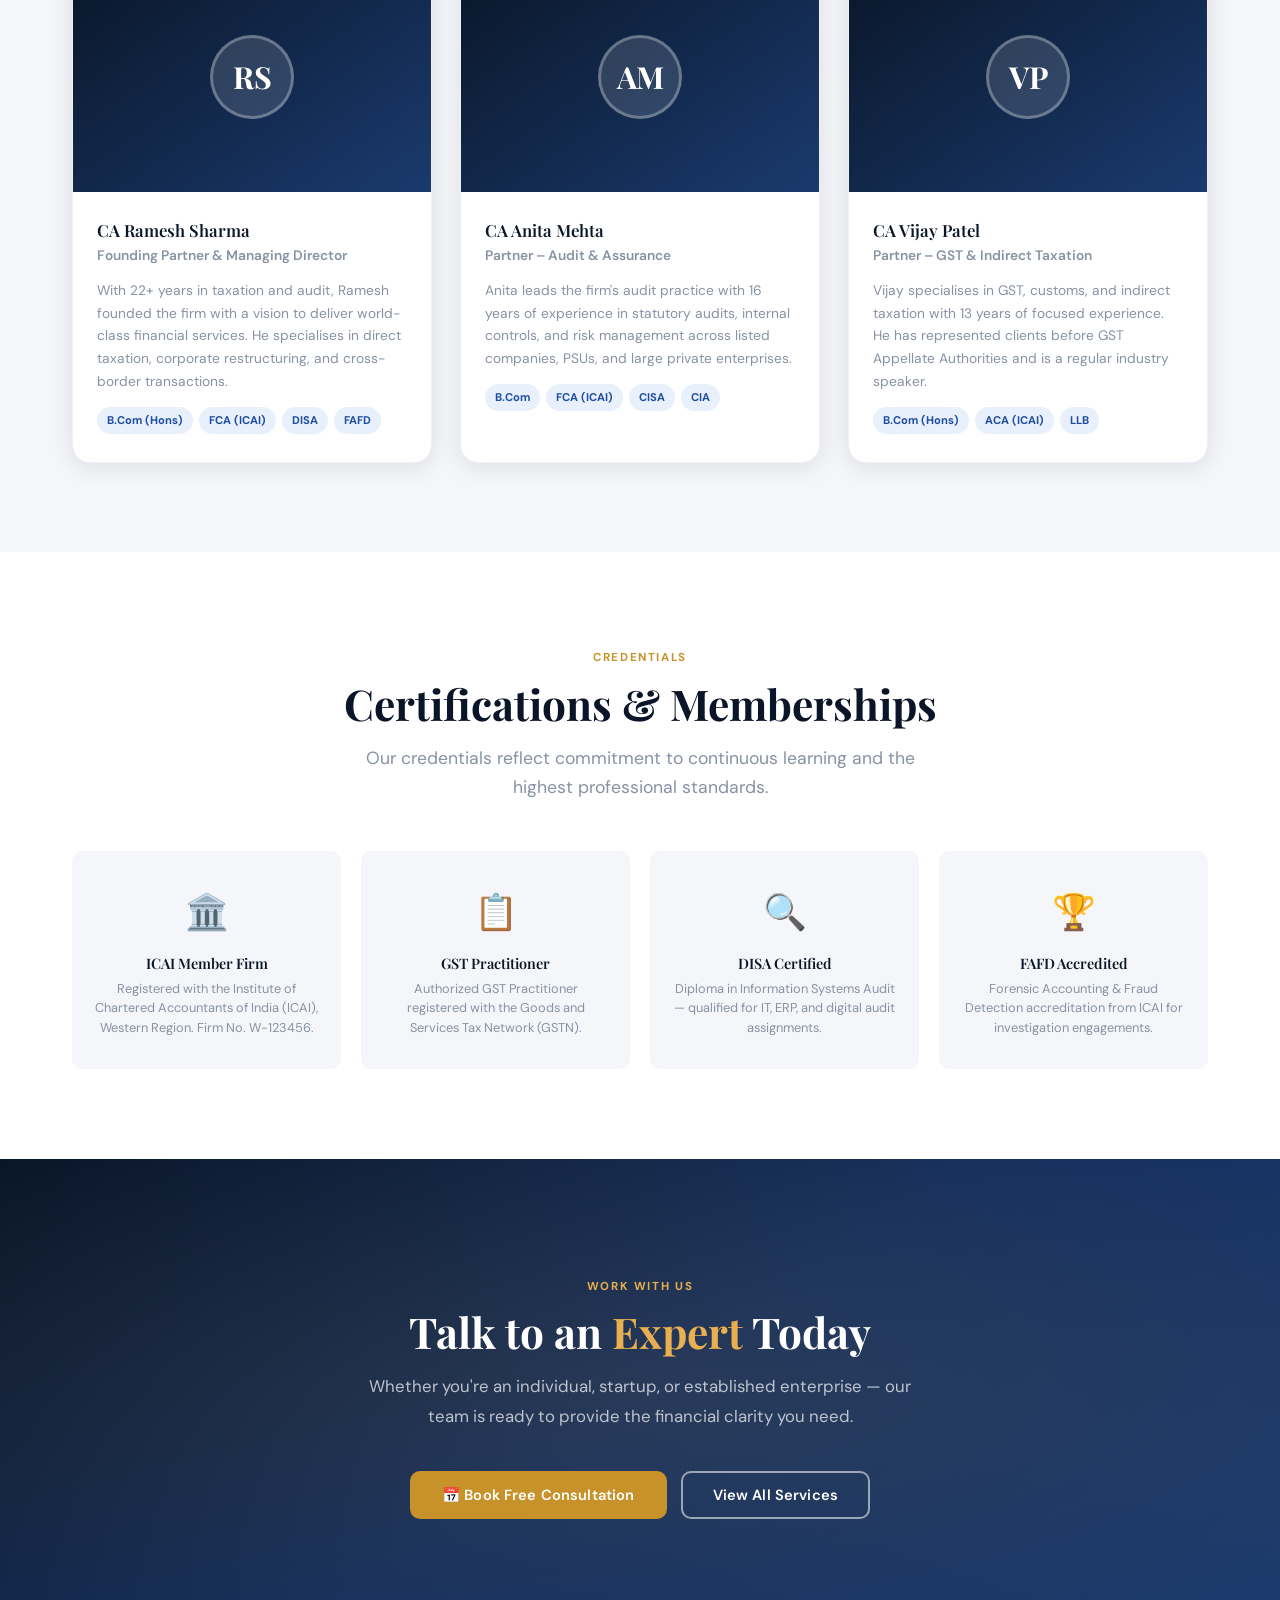
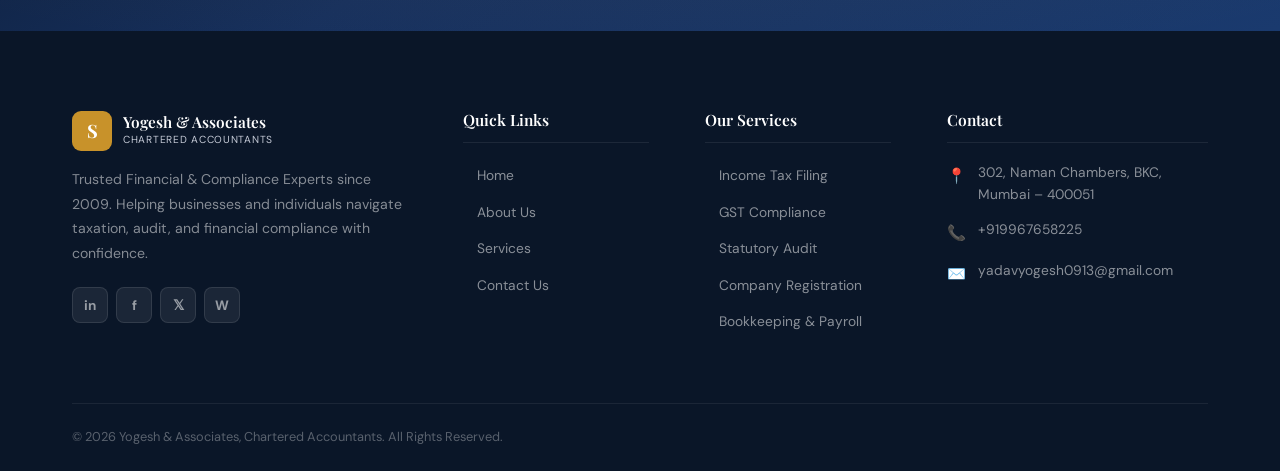
<file: about.html>
<!DOCTYPE html>
<html lang="en" dir="ltr">
<head>
  <meta charset="UTF-8" />
  <meta name="viewport" content="width=device-width, initial-scale=1.0" />
  <meta http-equiv="X-UA-Compatible" content="IE=edge" />
  <title>About Yogesh &amp; Associates | CA Firm Mumbai | 15+ Years, 500+ Clients</title>
  <meta name="description" content="Learn about Yogesh &amp; Associates — founded in 2009, one of Mumbai's most trusted CA firms. Meet our Chartered Accountants, learn our mission, values, and ICAI credentials." />
  <meta name="robots" content="index, follow" />
  <link rel="canonical" href="https://www.yogeshandassociates.in/about.html" />
  <meta property="og:title"       content="About Yogesh &amp; Associates CA | Mumbai | 15+ Years Experience" />
  <meta property="og:description" content="Mumbai's trusted CA firm since 2009 — 500+ clients, ICAI registered, expert team of Chartered Accountants." />
  <meta property="og:url"         content="https://www.yogeshandassociates.in/about.html" />
  <meta property="og:type"        content="website" />
  <meta name="geo.region"   content="IN-MH" />
  <meta name="geo.placename" content="Mumbai" />

  <script type="application/ld+json">
  {
    "@context": "https://schema.org",
    "@type": "AboutPage",
    "name": "About Yogesh &amp; Associates",
    "url": "https://www.yogeshandassociates.in/about.html",
    "mainEntity": {
      "@type": "AccountingService",
      "name": "Yogesh & Associates, Chartered Accountants",
      "foundingDate": "2009",
      "founder": { "@type": "Person", "name": "CA Yogesh Yadav" },
      "numberOfEmployees": { "@type": "QuantitativeValue", "value": 15 },
      "award": "ICAI Best Practices Award 2022"
    }
  }
  </script>

  <link rel="preconnect" href="https://fonts.googleapis.com" />
  <link rel="preconnect" href="https://fonts.gstatic.com" crossorigin />
  <link href="https://fonts.googleapis.com/css2?family=Playfair+Display:wght@400;600;700&family=DM+Sans:ital,opsz,wght@0,9..40,300;0,9..40,400;0,9..40,500;0,9..40,600;1,9..40,400&display=swap" rel="stylesheet" />
  <link rel="stylesheet" href="style.css" />
  <link rel="icon" type="image/svg+xml" href="data:image/svg+xml,<svg xmlns='http://www.w3.org/2000/svg' viewBox='0 0 32 32'><rect width='32' height='32' rx='7' fill='%23c8922a'/><text y='23' x='7' font-size='19' font-family='Georgia,serif' fill='white' font-weight='bold'>S</text></svg>" />
</head>
<body>

<a href="#main-content" class="skip-link" style="position:absolute;top:-100px;left:16px;background:var(--accent);color:white;padding:8px 16px;border-radius:4px;font-weight:600;z-index:10000;transition:top 0.2s;" onfocus="this.style.top='16px'" onblur="this.style.top='-100px'">Skip to main content</a>

<header>
  <nav class="navbar" role="navigation" aria-label="Main navigation">
    <div class="container">
      <div class="nav-inner">
        <a href="index.html" class="nav-logo" aria-label="Yogesh &amp; Associates — Home">
          <div class="logo-mark" aria-hidden="true">S</div>
          <div class="logo-text">
            <div class="logo-name">Yogesh &amp; Associates</div>
            <div class="logo-sub">Chartered Accountants</div>
          </div>
        </a>
        <ul class="nav-links" role="list">
          <li><a href="index.html">Home</a></li>
          <li><a href="about.html" class="active" aria-current="page">About</a></li>
          <li><a href="services.html">Services</a></li>
          <li><a href="contact.html">Contact</a></li>
        </ul>
        <a href="contact.html" class="btn btn-primary nav-cta">Book Consultation</a>
        <button class="nav-toggle" aria-label="Open navigation menu" aria-expanded="false" aria-controls="mobileMenu">
          <span></span><span></span><span></span>
        </button>
      </div>
    </div>
    <div class="mobile-menu" id="mobileMenu" role="navigation" aria-label="Mobile navigation">
      <div class="mobile-menu-inner">
        <a href="index.html">🏠 Home</a>
        <a href="about.html" aria-current="page">👥 About Us</a>
        <a href="services.html">⚙️ Services</a>
        <a href="contact.html">📞 Contact</a>
        <a href="contact.html" class="btn btn-primary">📅 Book Consultation</a>
      </div>
    </div>
  </nav>
</header>

<main id="main-content">

<section class="page-hero" aria-label="About us header">
  <div class="container">
    <nav class="breadcrumb" aria-label="Breadcrumb">
      <a href="index.html">Home</a><span class="breadcrumb-sep" aria-hidden="true">/</span><span aria-current="page">About Us</span>
    </nav>
    <h1>About Yogesh &amp; Associates</h1>
    <p>Mumbai's trusted Chartered Accountant firm — building financial confidence since 2009</p>
  </div>
</section>

<!-- ── FIRM INTRO ── -->
<section aria-labelledby="intro-heading" style="background:var(--white);">
  <div class="container">
    <div class="about-intro-grid">
      <div>
        <span class="section-label">Our Story</span>
        <h2 class="section-title" id="intro-heading">15 Years of Excellence in Financial Services</h2>
        <p style="margin-bottom:16px;">Founded in 2009 by CA Ramesh Sharma, Yogesh &amp; Associates began with a simple mission: provide honest, expert financial guidance that empowers individuals and businesses to thrive. What started as a boutique practice in Andheri has grown into one of Mumbai's most respected Chartered Accountancy firms, serving over 500 clients across India.</p>
        <p style="margin-bottom:16px;">Over the years, we have built a reputation for proactive compliance, deep technical expertise, and an unwavering commitment to client success. Our team of qualified Chartered Accountants, Company Secretaries, and financial analysts work in unison to deliver comprehensive solutions across taxation, audit, business advisory, and accounting.</p>
        <p>We are not merely your compliance partners — we are your strategic financial allies, dedicated to helping you navigate India's ever-evolving regulatory landscape with confidence and clarity.</p>
        <div class="about-stat-row">
          <div class="about-stat-chip"><span class="n">2009</span><span class="l">Founded</span></div>
          <div class="about-stat-chip"><span class="n">15+</span><span class="l">Professionals</span></div>
          <div class="about-stat-chip"><span class="n">500+</span><span class="l">Clients</span></div>
          <div class="about-stat-chip"><span class="n">10K+</span><span class="l">Filings</span></div>
        </div>
      </div>
      <div>
        <div class="reg-box">
          <h3>ICAI Registration &amp; Credentials</h3>
          <p>Firm Registration No. <strong>W-123456</strong></p>
          <p>GSTIN: <strong>27AABCS1234A1ZW</strong></p>
          <p>UDIN Registration: <strong>Active</strong></p>
          <p>Western Region, Institute of Chartered Accountants of India (ICAI)</p>
        </div>
        <div style="background:var(--off-white);border-radius:var(--radius-lg);padding:28px;">
          <h3 style="color:var(--navy);font-size:1.05rem;margin-bottom:16px;">Core Areas of Expertise</h3>
          <div class="tag-cloud">
            <span class="tag">Direct Taxation</span>
            <span class="tag">GST &amp; Indirect Tax</span>
            <span class="tag">Statutory Audit</span>
            <span class="tag">Internal Controls</span>
            <span class="tag">FEMA &amp; RBI</span>
            <span class="tag">Corporate Law</span>
            <span class="tag">Business Valuation</span>
            <span class="tag">Startup Advisory</span>
            <span class="tag">NRI Taxation</span>
            <span class="tag">ESOP Structuring</span>
            <span class="tag">Transfer Pricing</span>
            <span class="tag">Forensic Accounting</span>
          </div>
        </div>
      </div>
    </div>
  </div>
</section>

<!-- ── MISSION & VISION ── -->
<section style="background:var(--off-white);" aria-labelledby="mv-heading">
  <div class="container">
    <div class="center">
      <span class="section-label">What Drives Us</span>
      <h2 class="section-title" id="mv-heading">Our Mission &amp; Vision</h2>
    </div>
    <div class="vm-grid">
      <div class="vm-card reveal">
        <div class="vm-icon" aria-hidden="true">🎯</div>
        <h3>Our Mission</h3>
        <p>To deliver accurate, timely, and transparent financial and compliance services that empower our clients to make informed decisions, optimise their tax positions, and achieve sustainable business growth — with integrity and professional excellence at every step.</p>
      </div>
      <div class="vm-card blue-border reveal">
        <div class="vm-icon" aria-hidden="true">🔭</div>
        <h3>Our Vision</h3>
        <p>To be the most trusted and recommended Chartered Accountancy firm in India, recognised for our commitment to client success, ethical practice, and continuous innovation in financial advisory and compliance services.</p>
      </div>
    </div>
  </div>
</section>

<!-- ── CORE VALUES ── -->
<section style="background:var(--white);" aria-labelledby="values-heading">
  <div class="container">
    <div class="center">
      <span class="section-label">What We Stand For</span>
      <h2 class="section-title" id="values-heading">Our Core Values</h2>
      <p class="section-sub">These principles guide every engagement, every recommendation, and every client relationship we build.</p>
    </div>
    <div class="values-grid">
      <div class="value-card reveal">
        <div class="value-num" aria-hidden="true">01</div>
        <h3>Integrity</h3>
        <p>We uphold the highest standards of professional ethics. Our advice is always honest, transparent, and in your best interest — even when it's not what you want to hear.</p>
      </div>
      <div class="value-card reveal">
        <div class="value-num" aria-hidden="true">02</div>
        <h3>Excellence</h3>
        <p>We are committed to quality in everything we do — from the accuracy of a tax return to the depth of an audit report. Good enough is never good enough for us.</p>
      </div>
      <div class="value-card reveal">
        <div class="value-num" aria-hidden="true">03</div>
        <h3>Client Focus</h3>
        <p>Your goals are our goals. We take time to understand your business, anticipate your needs, and deliver solutions that create real value — not just compliance checkboxes.</p>
      </div>
      <div class="value-card reveal">
        <div class="value-num" aria-hidden="true">04</div>
        <h3>Confidentiality</h3>
        <p>Every piece of information you share is treated with absolute discretion, protected under strict professional ethics and robust data security practices.</p>
      </div>
      <div class="value-card reveal">
        <div class="value-num" aria-hidden="true">05</div>
        <h3>Timeliness</h3>
        <p>Deadlines are sacrosanct. We plan, track, and execute every filing well in advance — zero late penalties for our managed clients. Always.</p>
      </div>
      <div class="value-card reveal">
        <div class="value-num" aria-hidden="true">06</div>
        <h3>Innovation</h3>
        <p>We continuously upgrade our skills, tools, and processes to stay ahead of regulatory changes and deliver modern, technology-enabled financial solutions.</p>
      </div>
    </div>
  </div>
</section>

<!-- ── TEAM ── -->
<section style="background:var(--off-white);" aria-labelledby="team-heading">
  <div class="container">
    <div class="center">
      <span class="section-label">Meet the Team</span>
      <h2 class="section-title" id="team-heading">Partners &amp; Senior Professionals</h2>
      <p class="section-sub">Qualified, experienced, and dedicated to your financial success.</p>
    </div>
    <div class="team-grid">
      <article class="team-card reveal" itemscope itemtype="https://schema.org/Person">
        <div class="team-photo">
          <div class="team-initials" aria-label="Ramesh Sharma" itemprop="image">RS</div>
        </div>
        <div class="team-info">
          <h3 itemprop="name">CA Ramesh Sharma</h3>
          <p class="team-role" itemprop="jobTitle">Founding Partner &amp; Managing Director</p>
          <p itemprop="description">With 22+ years in taxation and audit, Ramesh founded the firm with a vision to deliver world-class financial services. He specialises in direct taxation, corporate restructuring, and cross-border transactions.</p>
          <div class="team-quals">
            <span class="qual-tag">B.Com (Hons)</span>
            <span class="qual-tag">FCA (ICAI)</span>
            <span class="qual-tag">DISA</span>
            <span class="qual-tag">FAFD</span>
          </div>
        </div>
      </article>
      <article class="team-card reveal" itemscope itemtype="https://schema.org/Person">
        <div class="team-photo">
          <div class="team-initials" aria-label="Anita Mehta" itemprop="image">AM</div>
        </div>
        <div class="team-info">
          <h3 itemprop="name">CA Anita Mehta</h3>
          <p class="team-role" itemprop="jobTitle">Partner – Audit &amp; Assurance</p>
          <p itemprop="description">Anita leads the firm's audit practice with 16 years of experience in statutory audits, internal controls, and risk management across listed companies, PSUs, and large private enterprises.</p>
          <div class="team-quals">
            <span class="qual-tag">B.Com</span>
            <span class="qual-tag">FCA (ICAI)</span>
            <span class="qual-tag">CISA</span>
            <span class="qual-tag">CIA</span>
          </div>
        </div>
      </article>
      <article class="team-card reveal" itemscope itemtype="https://schema.org/Person">
        <div class="team-photo">
          <div class="team-initials" aria-label="Vijay Patel" itemprop="image">VP</div>
        </div>
        <div class="team-info">
          <h3 itemprop="name">CA Vijay Patel</h3>
          <p class="team-role" itemprop="jobTitle">Partner – GST &amp; Indirect Taxation</p>
          <p itemprop="description">Vijay specialises in GST, customs, and indirect taxation with 13 years of focused experience. He has represented clients before GST Appellate Authorities and is a regular industry speaker.</p>
          <div class="team-quals">
            <span class="qual-tag">B.Com (Hons)</span>
            <span class="qual-tag">ACA (ICAI)</span>
            <span class="qual-tag">LLB</span>
          </div>
        </div>
      </article>
    </div>
  </div>
</section>

<!-- ── CERTIFICATIONS ── -->
<section style="background:var(--white);" aria-labelledby="certs-heading">
  <div class="container">
    <div class="center">
      <span class="section-label">Credentials</span>
      <h2 class="section-title" id="certs-heading">Certifications &amp; Memberships</h2>
      <p class="section-sub">Our credentials reflect commitment to continuous learning and the highest professional standards.</p>
    </div>
    <div class="certs-grid">
      <div class="cert-card reveal">
        <div class="cert-icon" aria-hidden="true">🏛️</div>
        <h4>ICAI Member Firm</h4>
        <p>Registered with the Institute of Chartered Accountants of India (ICAI), Western Region. Firm No. W-123456.</p>
      </div>
      <div class="cert-card reveal">
        <div class="cert-icon" aria-hidden="true">📋</div>
        <h4>GST Practitioner</h4>
        <p>Authorized GST Practitioner registered with the Goods and Services Tax Network (GSTN).</p>
      </div>
      <div class="cert-card reveal">
        <div class="cert-icon" aria-hidden="true">🔍</div>
        <h4>DISA Certified</h4>
        <p>Diploma in Information Systems Audit — qualified for IT, ERP, and digital audit assignments.</p>
      </div>
      <div class="cert-card reveal">
        <div class="cert-icon" aria-hidden="true">🏆</div>
        <h4>FAFD Accredited</h4>
        <p>Forensic Accounting &amp; Fraud Detection accreditation from ICAI for investigation engagements.</p>
      </div>
    </div>
  </div>
</section>

<!-- ── CTA ── -->
<section class="cta-section" aria-label="Call to action">
  <div class="container">
    <span class="section-label" style="color:var(--accent-light);">Work With Us</span>
    <h2>Talk to an <em>Expert</em> Today</h2>
    <p>Whether you're an individual, startup, or established enterprise — our team is ready to provide the financial clarity you need.</p>
    <div class="cta-actions">
      <a href="contact.html" class="btn btn-primary">📅 Book Free Consultation</a>
      <a href="services.html" class="btn btn-outline">View All Services</a>
    </div>
  </div>
</section>

</main>

<footer class="footer" role="contentinfo">
  <div class="container">
    <div class="footer-top">
      <div class="footer-grid">
        <div class="footer-about">
          <a href="index.html" class="nav-logo">
            <div class="logo-mark" aria-hidden="true">S</div>
            <div class="logo-text">
              <div class="logo-name">Yogesh &amp; Associates</div>
              <div class="logo-sub">Chartered Accountants</div>
            </div>
          </a>
          <p>Trusted Financial &amp; Compliance Experts since 2009. Helping businesses and individuals navigate taxation, audit, and financial compliance with confidence.</p>
          <nav class="footer-socials" aria-label="Social media">
            <a href="#" class="social-btn" aria-label="LinkedIn">in</a>
            <a href="#" class="social-btn" aria-label="Facebook">f</a>
            <a href="#" class="social-btn" aria-label="Twitter / X">𝕏</a>
            <a href="https://wa.me/919967658225" target="_blank" rel="noopener noreferrer" class="social-btn" aria-label="WhatsApp">W</a>
          </nav>
        </div>
        <div class="footer-col">
          <h4>Quick Links</h4>
          <ul class="footer-links">
            <li><a href="index.html">Home</a></li>
            <li><a href="about.html">About Us</a></li>
            <li><a href="services.html">Services</a></li>
            <li><a href="contact.html">Contact Us</a></li>
          </ul>
        </div>
        <div class="footer-col">
          <h4>Our Services</h4>
          <ul class="footer-links">
            <li><a href="services.html#taxation">Income Tax Filing</a></li>
            <li><a href="services.html#taxation">GST Compliance</a></li>
            <li><a href="services.html#audit">Statutory Audit</a></li>
            <li><a href="services.html#business">Company Registration</a></li>
            <li><a href="services.html#accounting">Bookkeeping &amp; Payroll</a></li>
          </ul>
        </div>
        <div class="footer-col">
          <h4>Contact</h4>
          <address style="font-style:normal;">
            <div class="footer-contact-item"><span class="fi" aria-hidden="true">📍</span><p>302, Naman Chambers, BKC, Mumbai – 400051</p></div>
            <div class="footer-contact-item"><span class="fi" aria-hidden="true">📞</span><a href="tel:+919967658225">+919967658225</a></div>
            <div class="footer-contact-item"><span class="fi" aria-hidden="true">✉️</span><a href="mailto:yadavyogesh0913@gmail.com">yadavyogesh0913@gmail.com</a></div>
          </address>
        </div>
      </div>
    </div>
    <div class="footer-bottom">
      <p>© <span class="current-year">2026</span> Yogesh &amp; Associates, Chartered Accountants. All Rights Reserved.</p>
      <!-- <nav class="footer-bottom-links"><a href="#">Privacy Policy</a><a href="#">Terms of Service</a></nav> -->
    </div>
  </div>
</footer>

<a href="https://wa.me/919967658225" class="whatsapp-float" target="_blank" rel="noopener noreferrer" aria-label="Chat on WhatsApp">
  <span aria-hidden="true">💬</span>
  <span class="whatsapp-tooltip">Chat on WhatsApp</span>
</a>
<button class="scroll-top" id="scrollTop" aria-label="Scroll to top">↑</button>
<script src="script.js"></script>
</body>
</html>
</file>
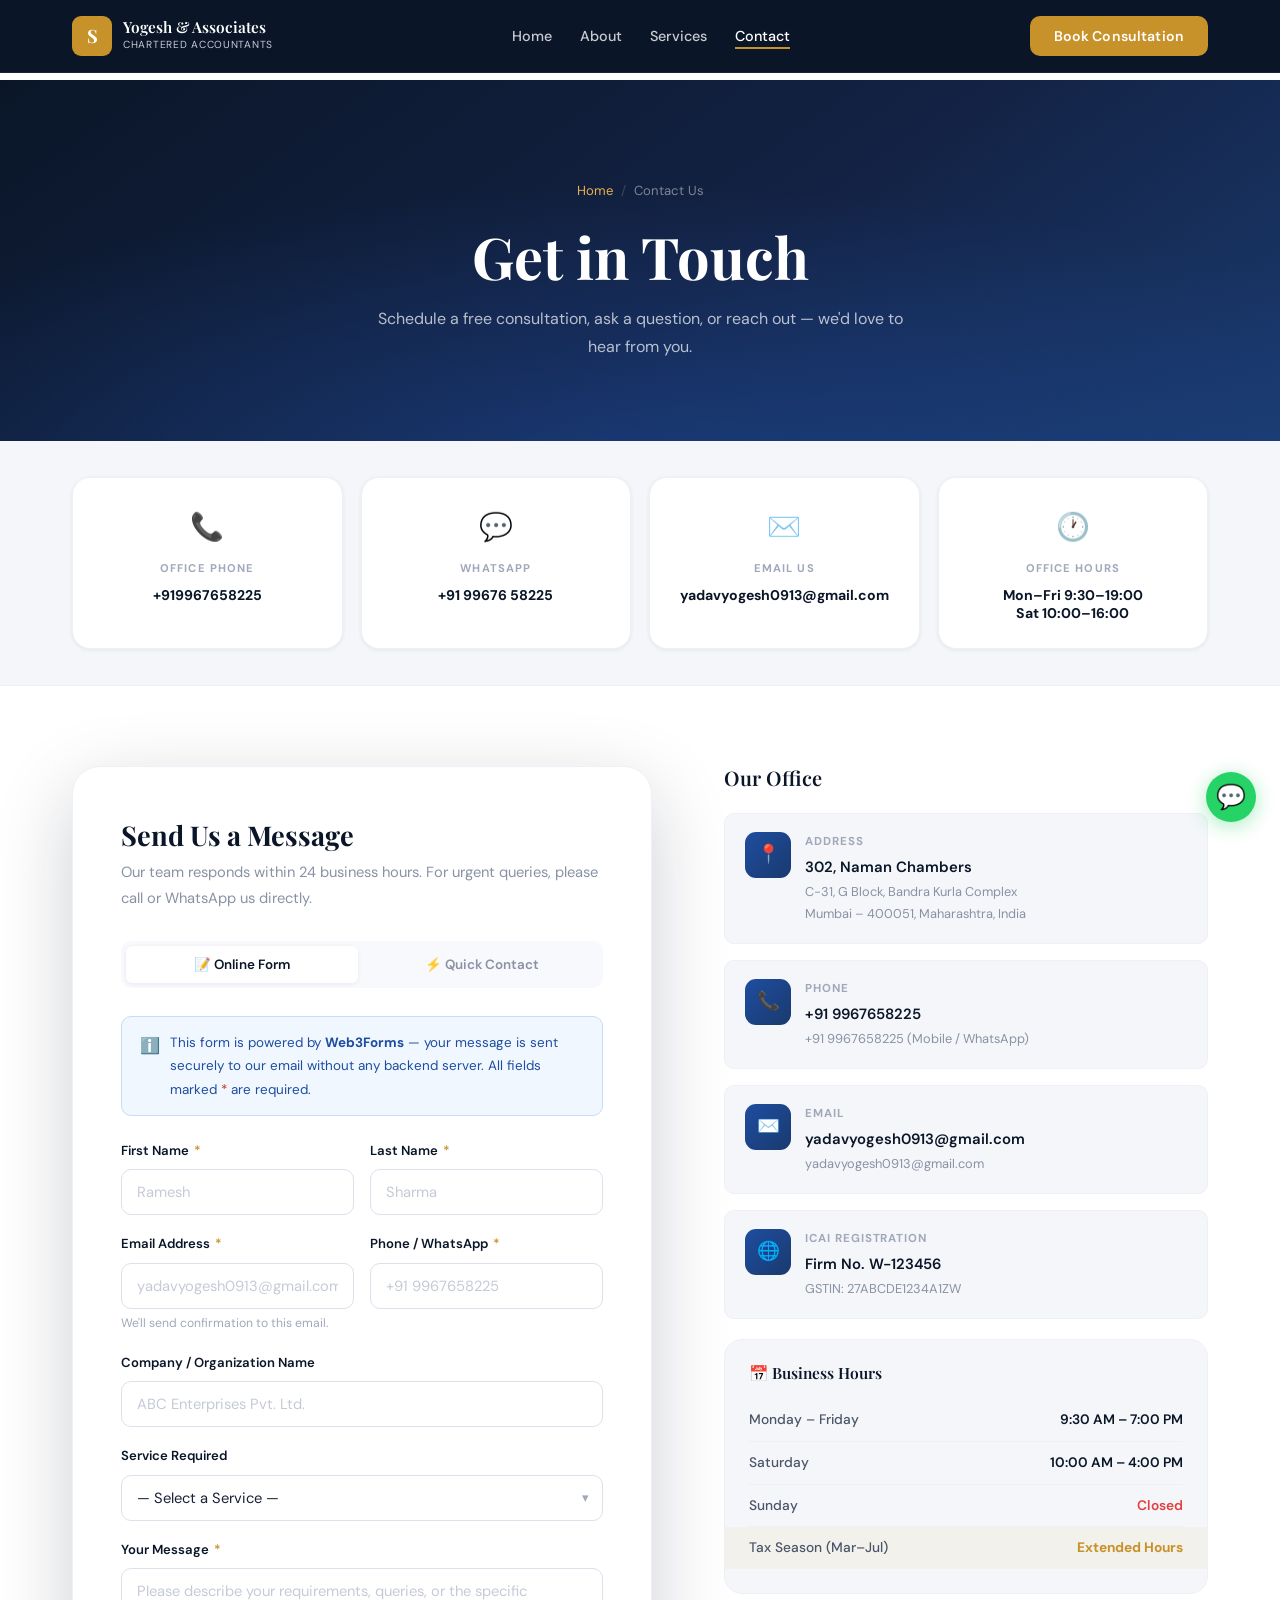
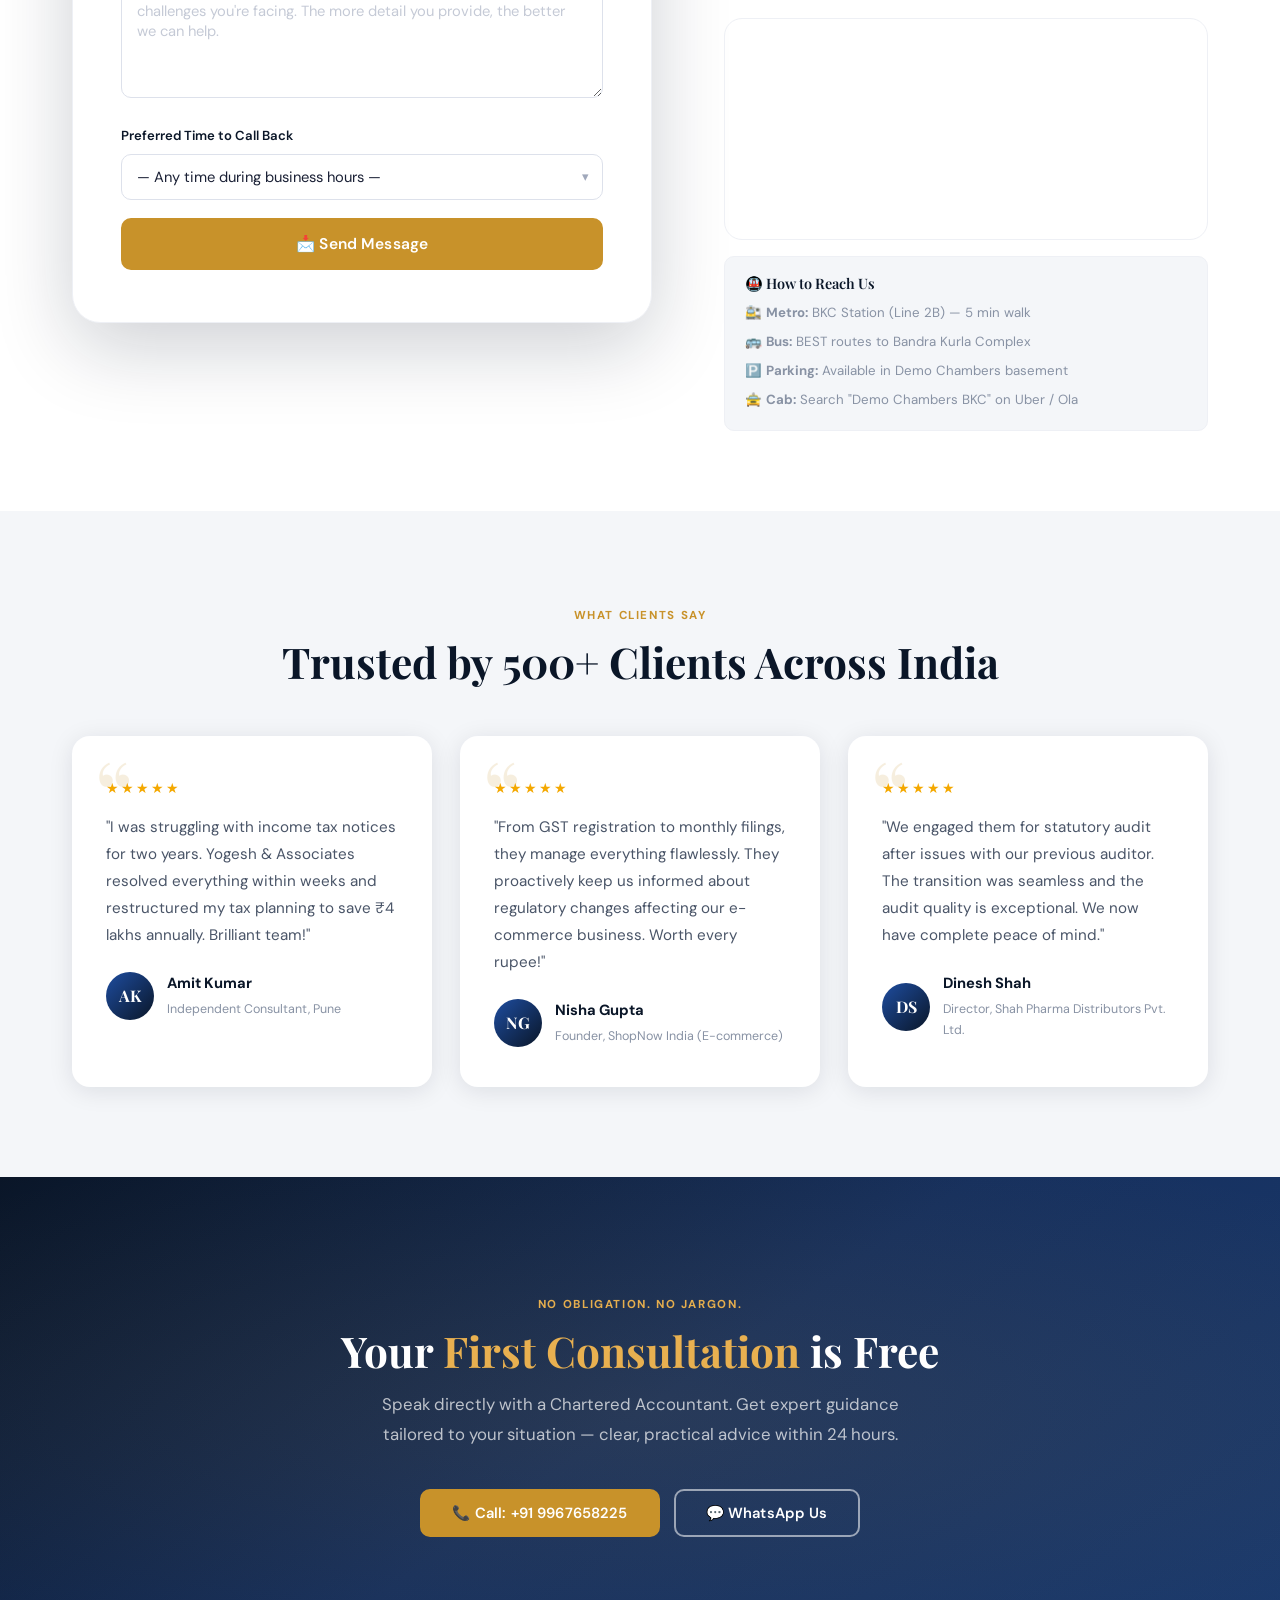
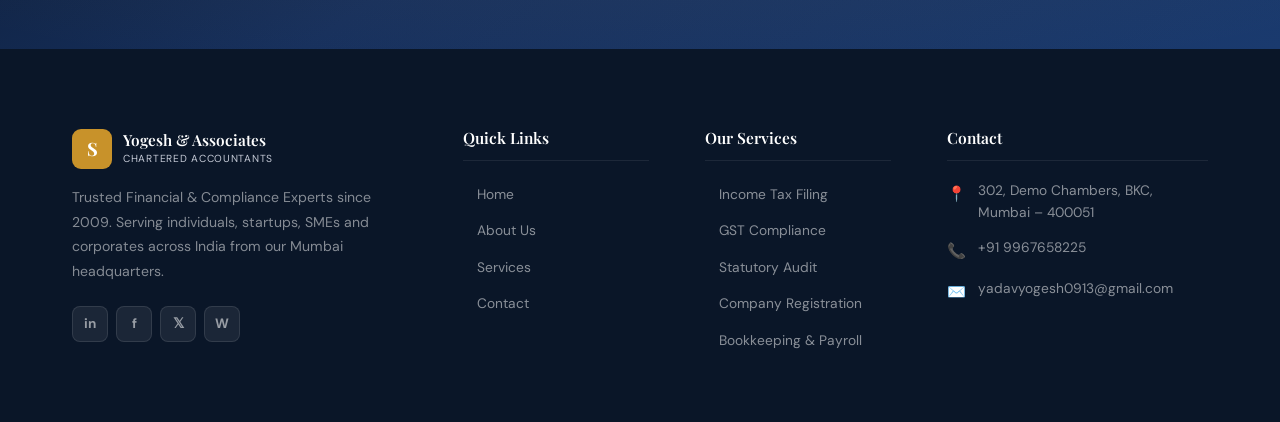
<file: contact.html>
<!DOCTYPE html>
<html lang="en" dir="ltr">
<head>
  <meta charset="UTF-8" />
  <meta name="viewport" content="width=device-width, initial-scale=1.0" />
  <meta http-equiv="X-UA-Compatible" content="IE=edge" />
  <title>Contact Yogesh &amp; Associates | CA Firm Mumbai | Free Consultation</title>
  <meta name="description" content="Contact Yogesh &amp; Associates, Chartered Accountants in Mumbai. Call +91 22 4000 1234 or send a message for expert advice on Income Tax, GST, Audit, and Business Registration. Free first consultation." />
  <meta name="robots" content="index, follow" />
  <link rel="canonical" href="https://www.yogeshandassociates.in/contact.html" />
  <meta property="og:title"       content="Contact Yogesh &amp; Associates CA | Mumbai" />
  <meta property="og:description" content="Reach out for a free consultation on Tax, GST, Audit &amp; Business services. Call, WhatsApp, or fill our contact form." />
  <meta property="og:url"         content="https://www.yogeshandassociates.in/contact.html" />
  <meta property="og:type"        content="website" />
  <meta name="geo.region"   content="IN-MH" />
  <meta name="geo.placename" content="Mumbai" />

  <script type="application/ld+json">
  {
    "@context": "https://schema.org",
    "@type": "ContactPage",
    "name": "Contact Yogesh &amp; Associates",
    "url": "https://www.yogeshandassociates.in/contact.html",
    "mainEntity": {
      "@type": "AccountingService",
      "name": "Yogesh & Associates, Chartered Accountants",
      "telephone": "+919967658225",
      "email": "yadavyogesh0913@gmail.com",
      "address": {
        "@type": "PostalAddress",
        "streetAddress": "302, Naman Chambers, C-31, G Block, Bandra Kurla Complex",
        "addressLocality": "Mumbai",
        "addressRegion": "Maharashtra",
        "postalCode": "400051",
        "addressCountry": "IN"
      }
    }
  }
  </script>

  <link rel="preconnect" href="https://fonts.googleapis.com" />
  <link rel="preconnect" href="https://fonts.gstatic.com" crossorigin />
  <link href="https://fonts.googleapis.com/css2?family=Playfair+Display:wght@400;600;700&family=DM+Sans:ital,opsz,wght@0,9..40,300;0,9..40,400;0,9..40,500;0,9..40,600;1,9..40,400&display=swap" rel="stylesheet" />
  <link rel="stylesheet" href="style.css" />
  <link rel="icon" type="image/svg+xml" href="data:image/svg+xml,<svg xmlns='http://www.w3.org/2000/svg' viewBox='0 0 32 32'><rect width='32' height='32' rx='7' fill='%23c8922a'/><text y='23' x='7' font-size='19' font-family='Georgia,serif' fill='white' font-weight='bold'>S</text></svg>" />
</head>
<body>

<a href="#main-content" class="skip-link" style="position:absolute;top:-100px;left:16px;background:var(--accent);color:white;padding:8px 16px;border-radius:4px;font-weight:600;z-index:10000;transition:top 0.2s;" onfocus="this.style.top='16px'" onblur="this.style.top='-100px'">Skip to main content</a>

<!-- ═══ NAVBAR ═══ -->
<header>
  <nav class="navbar" role="navigation" aria-label="Main navigation">
    <div class="container">
      <div class="nav-inner">
        <a href="index.html" class="nav-logo" aria-label="Yogesh &amp; Associates — Home">
          <div class="logo-mark" aria-hidden="true">S</div>
          <div class="logo-text">
            <div class="logo-name">Yogesh &amp; Associates</div>
            <div class="logo-sub">Chartered Accountants</div>
          </div>
        </a>
        <ul class="nav-links" role="list">
          <li><a href="index.html">Home</a></li>
          <li><a href="about.html">About</a></li>
          <li><a href="services.html">Services</a></li>
          <li><a href="contact.html" class="active" aria-current="page">Contact</a></li>
        </ul>
        <a href="contact.html" class="btn btn-primary nav-cta">Book Consultation</a>
        <button class="nav-toggle" aria-label="Open navigation menu" aria-expanded="false" aria-controls="mobileMenu">
          <span></span><span></span><span></span>
        </button>
      </div>
    </div>
    <div class="mobile-menu" id="mobileMenu" role="navigation" aria-label="Mobile navigation">
      <div class="mobile-menu-inner">
        <a href="index.html">🏠 Home</a>
        <a href="about.html">👥 About Us</a>
        <a href="services.html">⚙️ Services</a>
        <a href="contact.html" aria-current="page">📞 Contact</a>
        <a href="contact.html" class="btn btn-primary">📅 Book Consultation</a>
      </div>
    </div>
  </nav>
</header>

<main id="main-content">

<!-- ── PAGE HERO ── -->
<section class="page-hero" aria-label="Contact page header">
  <div class="container">
    <nav class="breadcrumb" aria-label="Breadcrumb navigation">
      <a href="index.html">Home</a>
      <span class="breadcrumb-sep" aria-hidden="true">/</span>
      <span aria-current="page">Contact Us</span>
    </nav>
    <h1>Get in Touch</h1>
    <p>Schedule a free consultation, ask a question, or reach out — we'd love to hear from you.</p>
  </div>
</section>

<!-- ── QUICK CONTACT CARDS ── -->
<div class="contact-quick-cards" aria-label="Quick contact options">
  <div class="container">
    <div class="contact-quick-grid">
      <a href="tel:+912240001234" class="cq-card" aria-label="Call our office: +91 22 4000 1234">
        <div class="cq-icon" aria-hidden="true">📞</div>
        <div class="cq-label">Office Phone</div>
        <div class="cq-value">+919967658225</div>
      </a>
      <a href="https://wa.me/919967658225?text=Hello%2C%20I%20need%20CA%20services" target="_blank" rel="noopener noreferrer" class="cq-card" aria-label="WhatsApp us: +91 99676 58225">
        <div class="cq-icon" aria-hidden="true">💬</div>
        <div class="cq-label">WhatsApp</div>
        <div class="cq-value">+91 99676 58225</div>
      </a>
      <a href="mailto:yadavyogesh0913@gmail.com" class="cq-card" aria-label="Email: yadavyogesh0913@gmail.com">
        <div class="cq-icon" aria-hidden="true">✉️</div>
        <div class="cq-label">Email Us</div>
        <div class="cq-value">yadavyogesh0913@gmail.com</div>
      </a>
      <div class="cq-card" aria-label="Office hours">
        <div class="cq-icon" aria-hidden="true">🕐</div>
        <div class="cq-label">Office Hours</div>
        <div class="cq-value">Mon–Fri 9:30–19:00<br>Sat 10:00–16:00</div>
      </div>
    </div>
  </div>
</div>

<!-- ── MAIN CONTACT SECTION ── -->
<section class="contact-main" id="contactForm" aria-label="Contact form and information">
  <div class="container">
    <div class="contact-grid">

      <!-- ════ CONTACT FORM COLUMN ════ -->
      <div>
        <div class="contact-form-wrap">
          <h2>Send Us a Message</h2>
          <p>Our team responds within 24 business hours. For urgent queries, please call or WhatsApp us directly.</p>

          <!-- ── How to Contact Tabs ── -->
          <div class="form-tabs" role="tablist" aria-label="Contact method">
            <button class="form-tab-btn active" role="tab" aria-selected="true"  data-tab="panelForm"  id="tab-form">📝 Online Form</button>
            <button class="form-tab-btn"        role="tab" aria-selected="false" data-tab="panelAlt"   id="tab-alt">⚡ Quick Contact</button>
          </div>

          <!-- ══ PANEL 1: Online Form (Web3Forms) ══ -->
          <div class="form-panel active" id="panelForm" role="tabpanel" aria-labelledby="tab-form">

            <!-- Web3Forms info notice -->
            <div class="form-options-notice" role="note">
              <span class="icon" aria-hidden="true">ℹ️</span>
              <span>This form is powered by <strong>Web3Forms</strong> — your message is sent securely to our email without any backend server. All fields marked <span style="color:var(--error)">*</span> are required.</span>
            </div>

            <form id="contactForm" class="validated-form" novalidate aria-label="Contact enquiry form">
              <!--
                ═════════════════════════════════════════════════════
                WEB3FORMS SETUP INSTRUCTIONS (No Backend Needed):
                ─────────────────────────────────────────────────────
                1. Go to https://web3forms.com
                2. Enter your email (info@yogeshandassociates.in)
                3. Click "Create Access Key"
                4. Copy the access key
                5. Replace "YOUR_ACCESS_KEY_HERE" below with your key
                6. Done! Form submissions will arrive in your inbox.

                FREE PLAN: 250 submissions/month
                PAID PLAN: Unlimited (starts at $9/mo)

                ALTERNATIVE FREE SERVICES:
                • Formspree.io — change action to "https://formspree.io/f/YOUR_ID"
                • Netlify Forms — add netlify attribute to <form>
                • EmailJS — pure JS, no form action needed
                ═════════════════════════════════════════════════════
              -->
              <input type="hidden" name="access_key" value="YOUR_ACCESS_KEY_HERE" />
              <input type="hidden" name="subject"    value="New Enquiry — Yogesh &amp; Associates Website" />
              <input type="hidden" name="from_name"  value="Yogesh &amp; Associates Website" />
              <input type="hidden" name="redirect"   value="https://www.yogeshandassociates.in/thank-you.html" />
              <!-- Honeypot (anti-spam) -->
              <input type="checkbox" name="botcheck" style="display:none;" tabindex="-1" aria-hidden="true" />

              <div class="form-row">
                <div class="form-group">
                  <label for="firstName">First Name <span class="req" aria-hidden="true">*</span></label>
                  <input type="text" id="firstName" name="first_name" placeholder="Ramesh" required autocomplete="given-name" minlength="2" aria-required="true" />
                  <div class="field-error" role="alert"></div>
                </div>
                <div class="form-group">
                  <label for="lastName">Last Name <span class="req" aria-hidden="true">*</span></label>
                  <input type="text" id="lastName" name="last_name" placeholder="Sharma" required autocomplete="family-name" minlength="2" aria-required="true" />
                  <div class="field-error" role="alert"></div>
                </div>
              </div>

              <div class="form-row">
                <div class="form-group">
                  <label for="email">Email Address <span class="req" aria-hidden="true">*</span></label>
                  <input type="email" id="email" name="email" placeholder="yadavyogesh0913@gmail.com" required autocomplete="email" aria-required="true" aria-describedby="email-hint" />
                  <div class="field-error" role="alert"></div>
                  <span id="email-hint" style="font-size:0.76rem;color:var(--gray-400);margin-top:4px;display:block;">We'll send confirmation to this email.</span>
                </div>
                <div class="form-group">
                  <label for="phone">Phone / WhatsApp <span class="req" aria-hidden="true">*</span></label>
                  <input type="tel" id="phone" name="phone" placeholder="+91 9967658225" required autocomplete="tel" aria-required="true" />
                  <div class="field-error" role="alert"></div>
                </div>
              </div>

              <div class="form-group">
                <label for="company">Company / Organization Name</label>
                <input type="text" id="company" name="company" placeholder="ABC Enterprises Pvt. Ltd." autocomplete="organization" />
              </div>

              <div class="form-group">
                <label for="service">Service Required</label>
                <div class="select-wrap">
                  <select id="service" name="service_required">
                    <option value="">— Select a Service —</option>
                    <optgroup label="Taxation">
                      <option value="Income Tax Filing (ITR)">Income Tax Filing (ITR)</option>
                      <option value="GST Registration">GST Registration</option>
                      <option value="GST Returns Filing">GST Returns Filing</option>
                      <option value="Tax Planning &amp; Advisory">Tax Planning &amp; Advisory</option>
                      <option value="TDS Compliance">TDS Compliance</option>
                    </optgroup>
                    <optgroup label="Audit &amp; Assurance">
                      <option value="Statutory Audit">Statutory Audit</option>
                      <option value="Internal Audit">Internal Audit</option>
                      <option value="Tax Audit (44AB)">Tax Audit (Sec 44AB)</option>
                      <option value="Compliance Audit">Compliance Audit</option>
                    </optgroup>
                    <optgroup label="Business Services">
                      <option value="Company Registration">Company Registration (Pvt Ltd / OPC)</option>
                      <option value="LLP Registration">LLP Registration</option>
                      <option value="Startup Advisory">Startup Advisory &amp; DPIIT</option>
                      <option value="ROC Filings">ROC &amp; Corporate Compliance</option>
                    </optgroup>
                    <optgroup label="Accounting">
                      <option value="Bookkeeping">Bookkeeping Services</option>
                      <option value="Payroll Processing">Payroll Processing</option>
                      <option value="Financial Statements">Financial Statements</option>
                      <option value="MIS Reporting">MIS Reporting</option>
                    </optgroup>
                    <option value="Other">Other / Multiple Services</option>
                  </select>
                </div>
              </div>

              <div class="form-group">
                <label for="message">Your Message <span class="req" aria-hidden="true">*</span></label>
                <textarea id="message" name="message" placeholder="Please describe your requirements, queries, or the specific challenges you're facing. The more detail you provide, the better we can help." required minlength="20" aria-required="true"></textarea>
                <div class="field-error" role="alert"></div>
              </div>

              <!-- Preferred contact time -->
              <div class="form-group">
                <label for="contactTime">Preferred Time to Call Back</label>
                <div class="select-wrap">
                  <select id="contactTime" name="preferred_callback_time">
                    <option value="">— Any time during business hours —</option>
                    <option value="Morning (9:30 AM – 12:00 PM)">Morning (9:30 AM – 12:00 PM)</option>
                    <option value="Afternoon (12:00 PM – 3:00 PM)">Afternoon (12:00 PM – 3:00 PM)</option>
                    <option value="Evening (3:00 PM – 7:00 PM)">Evening (3:00 PM – 7:00 PM)</option>
                    <option value="Saturday only">Saturday only</option>
                  </select>
                </div>
              </div>

              <button type="submit" class="btn btn-primary form-submit">
                <span class="btn-text">📩 Send Message</span>
                <span class="spinner" aria-hidden="true"></span>
              </button>

              <!-- <p style="font-size:0.76rem;color:var(--gray-400);margin-top:12px;text-align:center;">
                By submitting, you agree to our <a href="#" style="color:var(--blue);">Privacy Policy</a>. We never share your data with third parties.
              </p> -->
            </form>

            <!-- Success message -->
            <div class="form-alert success" id="alertSuccess" role="status" aria-live="polite">
              <div class="alert-icon" aria-hidden="true">✅</div>
              <h3>Message Sent Successfully!</h3>
              <p>Thank you for reaching out. Our team will review your enquiry and contact you within <strong>24 business hours</strong>.</p>
              <p style="margin-top:12px;">For urgent matters, call us directly at <a href="tel:+919967658225" style="color:var(--blue);font-weight:600;">+91 9967658225</a></p>
              <button class="btn btn-outline-dark back-btn reset-form-btn" style="margin-top:20px;">← Send Another Message</button>
            </div>

            <!-- Error message -->
            <div class="form-alert error-msg" id="alertError" role="alert" aria-live="assertive">
              <div class="alert-icon" aria-hidden="true">⚠️</div>
              <h3>Submission Failed</h3>
              <p>We couldn't send your message. Please try one of these alternatives:</p>
              <div style="display:flex;gap:10px;justify-content:center;flex-wrap:wrap;margin-top:16px;">
                <a href="mailto:info@yogeshandassociates.in" class="btn btn-dark" style="font-size:0.85rem;padding:10px 18px;">✉️ Email Directly</a>
                <a href="tel:+912240001234" class="btn btn-primary" style="font-size:0.85rem;padding:10px 18px;">📞 Call Us</a>
              </div>
            </div>
          </div>
          <!-- /panelForm -->

          <!-- ══ PANEL 2: Quick / Alternative Contact ══ -->
          <div class="form-panel" id="panelAlt" role="tabpanel" aria-labelledby="tab-alt">
            <p style="color:var(--gray-500);font-size:0.9rem;margin-bottom:20px;">Prefer to reach out directly? Choose any of these options — we respond within 2 hours during business hours.</p>
            <div class="alt-methods">

              <a href="tel:+919967658225" class="alt-method" aria-label="Call office: +91 9967658225">
                <div class="alt-method-icon am-phone" aria-hidden="true">📞</div>
                <div>
                  <h4>Call Our Office</h4>
                  <div class="value">+91 9967658225</div>
                  <p>Mon–Fri 9:30 AM to 7:00 PM, Sat 10:00–4:00 PM</p>
                </div>
              </a>

              <a href="https://wa.me/919967658225?text=Hello!%20I%20found%20your%20website%20and%20would%20like%20to%20enquire%20about%20your%20CA%20services.%20Please%20let%20me%20know%20how%20to%20proceed."
                 class="alt-method" target="_blank" rel="noopener noreferrer" aria-label="WhatsApp +91 9967658225">
                <div class="alt-method-icon am-wa" aria-hidden="true">💬</div>
                <div>
                  <h4>WhatsApp Us</h4>
                  <div class="value">+91 9967658225</div>
                  <p>Quick responses, document sharing — fastest option!</p>
                </div>
              </a>

              <a href="mailto:info@yogeshandassociates.in?subject=Enquiry%20from%20Website&body=Hello%2C%0A%0AI%20would%20like%20to%20enquire%20about%20your%20CA%20services.%0A%0AMy%20details%3A%0AName%3A%20%0APhone%3A%20%0AService%20required%3A%20%0A%0AMessage%3A%20"
                 class="alt-method" aria-label="Email yadavyogesh0913@gmail.com">
                <div class="alt-method-icon am-email" aria-hidden="true">✉️</div>
                <div>
                  <h4>Send an Email</h4>
                  <div class="value">yadavyogesh0913@gmail.com</div>
                  <p>Click to open your email app with pre-filled template.</p>
                </div>
              </a>

            </div>

            <div style="background:var(--off-white);border-radius:var(--radius);padding:20px;margin-top:20px;border:1px solid var(--gray-100);">
              <p style="font-size:0.85rem;color:var(--gray-600);margin:0;"><strong style="color:var(--navy);">💡 Tip:</strong> For GST or tax notices with deadlines, please call us directly at <a href="tel:+919967658225" style="color:var(--blue);font-weight:600;">+91 22 4000 1234</a> — we prioritize urgent compliance matters.</p>
            </div>
          </div>
          <!-- /panelAlt -->

        </div>
        <!-- /contact-form-wrap -->
      </div>

      <!-- ════ INFO COLUMN ════ -->
      <div class="contact-info" aria-label="Office information">
        <h3>Our Office</h3>

        <address style="font-style:normal;">
          <div class="contact-detail">
            <div class="cd-icon" aria-hidden="true">📍</div>
            <div>
              <div class="cd-label">Address</div>
              <div class="cd-value">302, Naman Chambers</div>
              <div class="cd-sub">C-31, G Block, Bandra Kurla Complex<br>Mumbai – 400051, Maharashtra, India</div>
            </div>
          </div>

          <div class="contact-detail">
            <div class="cd-icon" aria-hidden="true">📞</div>
            <div>
              <div class="cd-label">Phone</div>
              <div class="cd-value"><a href="tel:+919967658225">+91 9967658225</a></div>
              <div class="cd-sub"><a href="tel:+919967658225">+91 9967658225 (Mobile / WhatsApp)</a></div>
            </div>
          </div>

          <div class="contact-detail">
            <div class="cd-icon" aria-hidden="true">✉️</div>
            <div>
              <div class="cd-label">Email</div>
              <div class="cd-value"><a href="mailto:yadavyogesh0913@gmail.com">yadavyogesh0913@gmail.com</a></div>
              <div class="cd-sub"><a href="mailto:yadavyogesh0913@gmail.com">yadavyogesh0913@gmail.com</a></div>
            </div>
          </div>

          <div class="contact-detail">
            <div class="cd-icon" aria-hidden="true">🌐</div>
            <div>
              <div class="cd-label">ICAI Registration</div>
              <div class="cd-value">Firm No. W-123456</div>
              <div class="cd-sub">GSTIN: 27ABCDE1234A1ZW</div>
            </div>
          </div>
        </address>

        <!-- Business Hours -->
        <div class="hours-card" aria-label="Business hours">
          <h4>📅 Business Hours</h4>
          <div class="hours-grid" role="list">
            <div class="hours-row" role="listitem">
              <span class="day">Monday – Friday</span>
              <span class="time">9:30 AM – 7:00 PM</span>
            </div>
            <div class="hours-row" role="listitem">
              <span class="day">Saturday</span>
              <span class="time">10:00 AM – 4:00 PM</span>
            </div>
            <div class="hours-row" role="listitem">
              <span class="day">Sunday</span>
              <span class="closed">Closed</span>
            </div>
            <div class="hours-row hours-highlight" role="listitem">
              <span class="day">Tax Season (Mar–Jul)</span>
              <span class="time" style="color:var(--accent);font-weight:700;">Extended Hours</span>
            </div>
          </div>
        </div>

        <!-- Google Map Embed -->
        <div class="map-embed" aria-label="Map showing office location at Bandra Kurla Complex, Mumbai">
          <!-- 
            Replace data-src below with your actual Google Maps embed URL.
            Get it from: Google Maps → Share → Embed a map → Copy HTML → extract src URL
          -->
          <iframe
            data-src="https://www.google.com/maps/embed?pb=!1m18!1m12!1m3!1d3771.1!2d72.865!3d19.066!2m3!1f0!2f0!3f0!3m2!1i1024!2i768!4f13.1!3m3!1m2!1s0x3be7c8e9bfb96e3d%3A0x6c0b0f70d1e9d3c5!2sBandra+Kurla+Complex%2C+Mumbai!5e0!3m2!1sen!2sin!4v1700000000000"
            src="about:blank"
            title="Yogesh &amp; Associates office location map — Bandra Kurla Complex, Mumbai"
            loading="lazy"
            referrerpolicy="no-referrer-when-downgrade"
            allowfullscreen
          ></iframe>
        </div>

        <!-- Transport -->
        <div style="background:var(--off-white);border-radius:var(--radius);padding:18px 20px;margin-top:16px;border:1px solid var(--gray-100);">
          <h4 style="color:var(--navy);font-size:0.9rem;margin-bottom:10px;">🚇 How to Reach Us</h4>
          <div style="font-size:0.83rem;color:var(--gray-500);display:flex;flex-direction:column;gap:6px;">
            <div>🚉 <strong>Metro:</strong> BKC Station (Line 2B) — 5 min walk</div>
            <div>🚌 <strong>Bus:</strong> BEST routes to Bandra Kurla Complex</div>
            <div>🅿️ <strong>Parking:</strong> Available in Demo Chambers basement</div>
            <div>🚖 <strong>Cab:</strong> Search "Demo Chambers BKC" on Uber / Ola</div>
          </div>
        </div>

      </div>
      <!-- /contact-info -->

    </div>
    <!-- /contact-grid -->
  </div>
</section>

<!-- ── TESTIMONIALS ── -->
<section class="testimonials" aria-labelledby="testimonials-heading">
  <div class="container">
    <div class="center">
      <span class="section-label">What Clients Say</span>
      <h2 class="section-title" id="testimonials-heading">Trusted by 500+ Clients Across India</h2>
    </div>
    <div class="testimonials-grid">
      <article class="testimonial-card reveal">
        <div class="stars" aria-label="5 stars">★★★★★</div>
        <p class="testimonial-text">"I was struggling with income tax notices for two years. Yogesh &amp; Associates resolved everything within weeks and restructured my tax planning to save ₹4 lakhs annually. Brilliant team!"</p>
        <div class="testimonial-author">
          <div class="author-avatar" aria-hidden="true">AK</div>
          <div>
            <div class="author-name">Amit Kumar</div>
            <div class="author-title">Independent Consultant, Pune</div>
          </div>
        </div>
      </article>
      <article class="testimonial-card reveal">
        <div class="stars" aria-label="5 stars">★★★★★</div>
        <p class="testimonial-text">"From GST registration to monthly filings, they manage everything flawlessly. They proactively keep us informed about regulatory changes affecting our e-commerce business. Worth every rupee!"</p>
        <div class="testimonial-author">
          <div class="author-avatar" aria-hidden="true">NG</div>
          <div>
            <div class="author-name">Nisha Gupta</div>
            <div class="author-title">Founder, ShopNow India (E-commerce)</div>
          </div>
        </div>
      </article>
      <article class="testimonial-card reveal">
        <div class="stars" aria-label="5 stars">★★★★★</div>
        <p class="testimonial-text">"We engaged them for statutory audit after issues with our previous auditor. The transition was seamless and the audit quality is exceptional. We now have complete peace of mind."</p>
        <div class="testimonial-author">
          <div class="author-avatar" aria-hidden="true">DS</div>
          <div>
            <div class="author-name">Dinesh Shah</div>
            <div class="author-title">Director, Shah Pharma Distributors Pvt. Ltd.</div>
          </div>
        </div>
      </article>
    </div>
  </div>
</section>

<!-- ── CTA ── -->
<section class="cta-section" aria-label="Call to action">
  <div class="container">
    <span class="section-label" style="color:var(--accent-light);">No Obligation. No Jargon.</span>
    <h2>Your <em>First Consultation</em> is Free</h2>
    <p>Speak directly with a Chartered Accountant. Get expert guidance tailored to your situation — clear, practical advice within 24 hours.</p>
    <div class="cta-actions">
      <a href="tel:+919967658225" class="btn btn-primary">📞 Call: +91 9967658225</a>
      <a href="https://wa.me/919967658225" target="_blank" rel="noopener noreferrer" class="btn btn-outline">💬 WhatsApp Us</a>
    </div>
  </div>
</section>

</main>

<!-- ═══ FOOTER ═══ -->
<footer class="footer" role="contentinfo">
  <div class="container">
    <div class="footer-top">
      <div class="footer-grid">
        <div class="footer-about">
          <a href="index.html" class="nav-logo">
            <div class="logo-mark" aria-hidden="true">S</div>
            <div class="logo-text">
              <div class="logo-name">Yogesh &amp; Associates</div>
              <div class="logo-sub">Chartered Accountants</div>
            </div>
          </a>
          <p>Trusted Financial &amp; Compliance Experts since 2009. Serving individuals, startups, SMEs and corporates across India from our Mumbai headquarters.</p>
          <nav class="footer-socials" aria-label="Social media">
            <a href="https://www.linkedin.com/company/sharma-associates-ca" target="_blank" rel="noopener noreferrer" class="social-btn" aria-label="LinkedIn">in</a>
            <a href="https://www.facebook.com/sharmaandassociatesCA" target="_blank" rel="noopener noreferrer" class="social-btn" aria-label="Facebook">f</a>
            <a href="https://twitter.com/SharmaAssocCA" target="_blank" rel="noopener noreferrer" class="social-btn" aria-label="Twitter / X">𝕏</a>
            <a href="https://wa.me/919820001234" target="_blank" rel="noopener noreferrer" class="social-btn" aria-label="WhatsApp">W</a>
          </nav>
        </div>
        <div class="footer-col">
          <h4>Quick Links</h4>
          <ul class="footer-links">
            <li><a href="index.html">Home</a></li>
            <li><a href="about.html">About Us</a></li>
            <li><a href="services.html">Services</a></li>
            <li><a href="contact.html">Contact</a></li>
          </ul>
        </div>
        <div class="footer-col">
          <h4>Our Services</h4>
          <ul class="footer-links">
            <li><a href="services.html#taxation">Income Tax Filing</a></li>
            <li><a href="services.html#taxation">GST Compliance</a></li>
            <li><a href="services.html#audit">Statutory Audit</a></li>
            <li><a href="services.html#business">Company Registration</a></li>
            <li><a href="services.html#accounting">Bookkeeping &amp; Payroll</a></li>
          </ul>
        </div>
        <div class="footer-col">
          <h4>Contact</h4>
          <address style="font-style:normal;">
            <div class="footer-contact-item">
              <span class="fi" aria-hidden="true">📍</span>
              <p>302, Demo Chambers, BKC, Mumbai – 400051</p>
            </div>
            <div class="footer-contact-item">
              <span class="fi" aria-hidden="true">📞</span>
              <a href="tel:+919967658225">+91 9967658225</a>
            </div>
            <div class="footer-contact-item">
              <span class="fi" aria-hidden="true">✉️</span>
              <a href="mailto:yadavyogesh0913@gmail.com">yadavyogesh0913@gmail.com</a>
            </div>
          </address>
        </div>
      </div>
    </div>
    <!-- <div class="footer-bottom">
      <p>© <span class="current-year">2026</span> Yogesh &amp; Associates, Chartered Accountants. All Rights Reserved.</p>
      <nav class="footer-bottom-links">
        <a href="#">Privacy Policy</a>
        <a href="#">Terms of Service</a>
        <a href="#">Disclaimer</a>
      </nav>
    </div> -->
  </div>
</footer>

<a href="https://wa.me/919967658225?text=Hello%2C%20I%20would%20like%20to%20enquire%20about%20your%20CA%20services."
   class="whatsapp-float" target="_blank" rel="noopener noreferrer" aria-label="Chat on WhatsApp">
  <span aria-hidden="true">💬</span>
  <span class="whatsapp-tooltip">Chat on WhatsApp</span>
</a>

<button class="scroll-top" id="scrollTop" aria-label="Scroll back to top">↑</button>

<script src="script.js"></script>
</body>
</html>
</file>
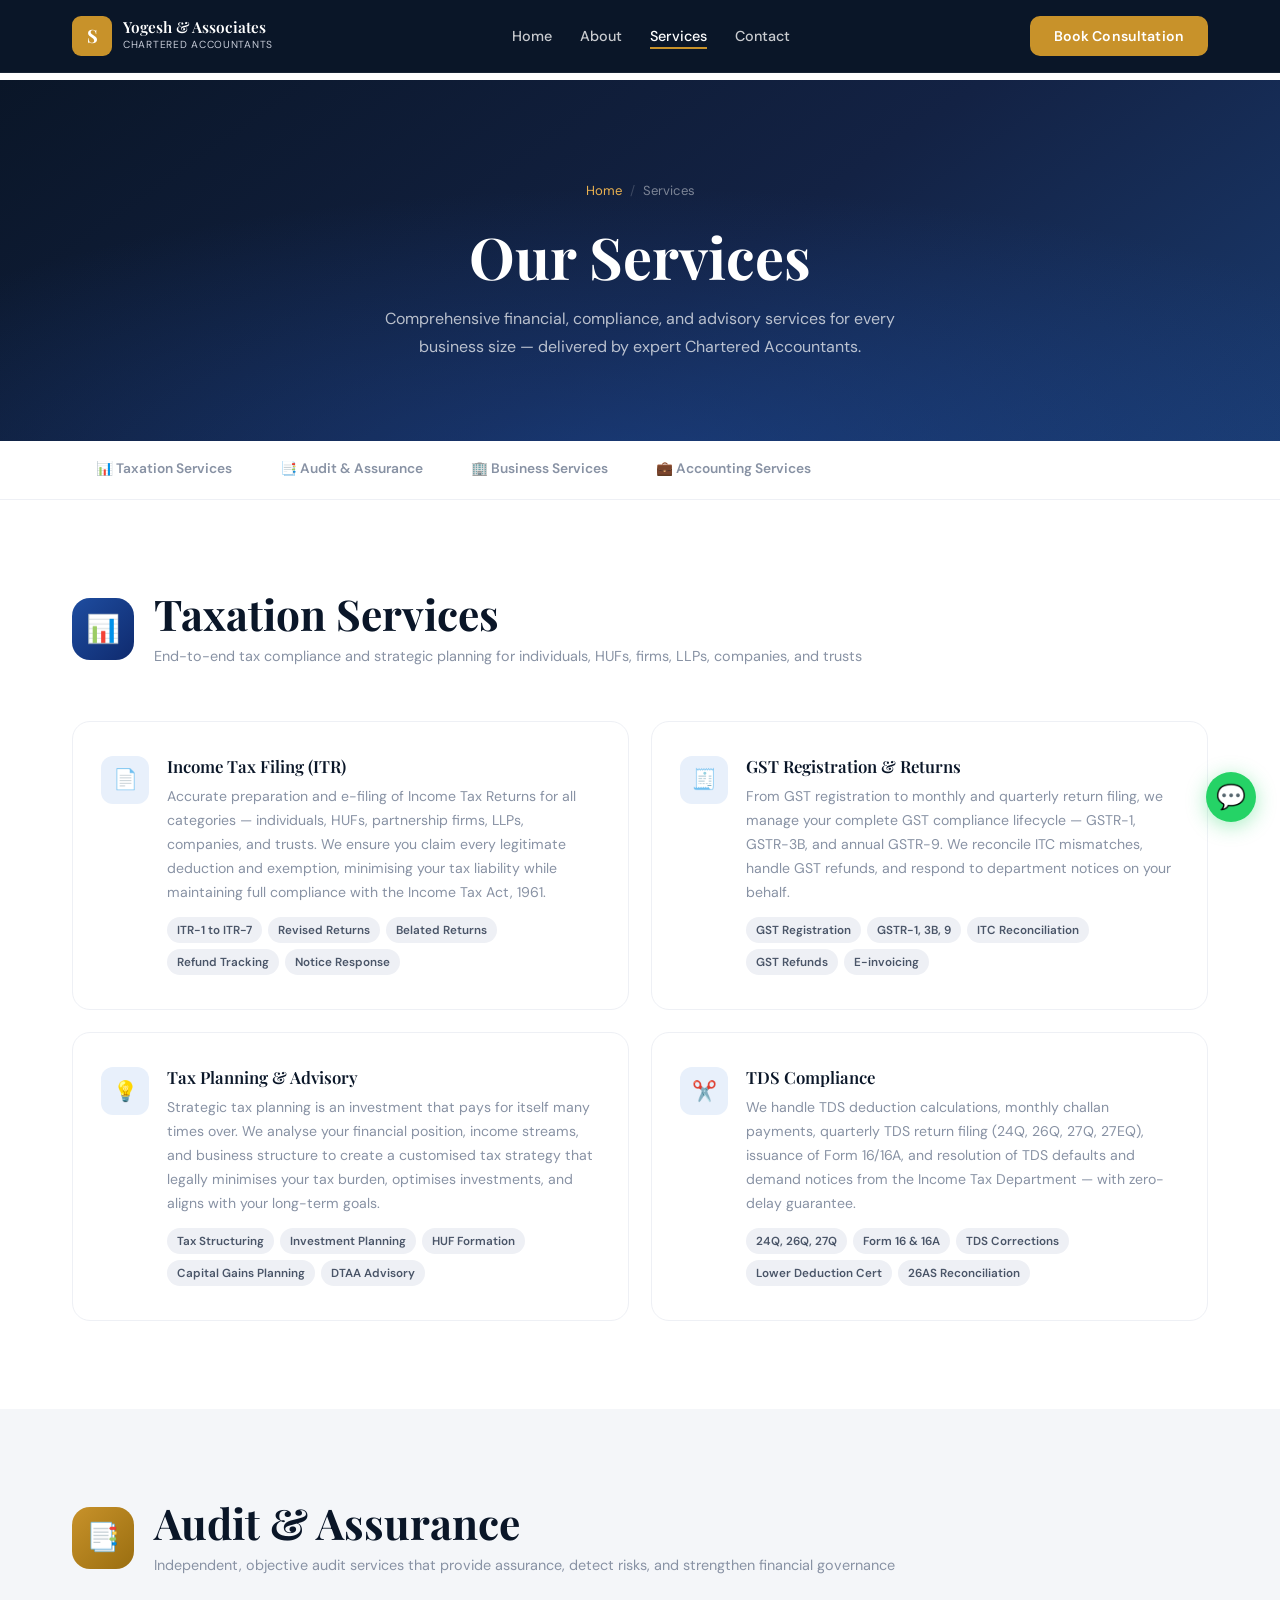
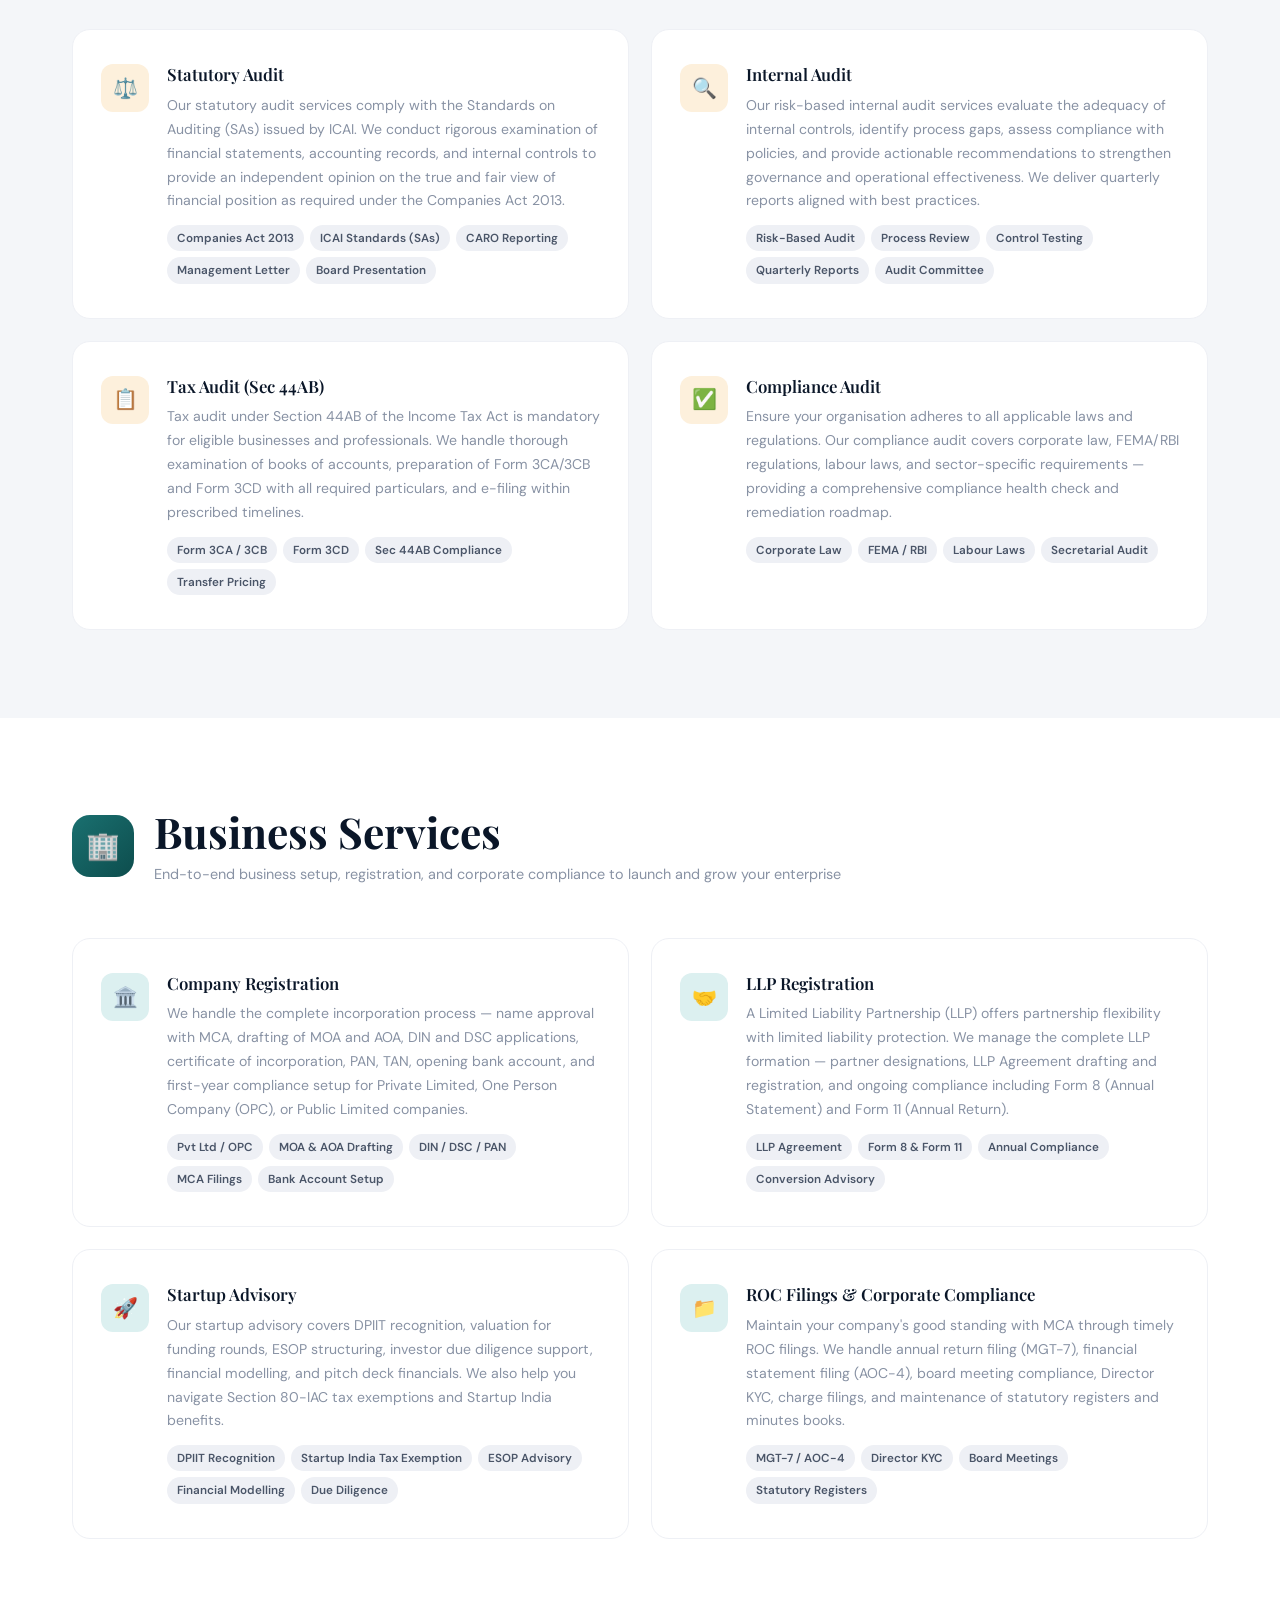
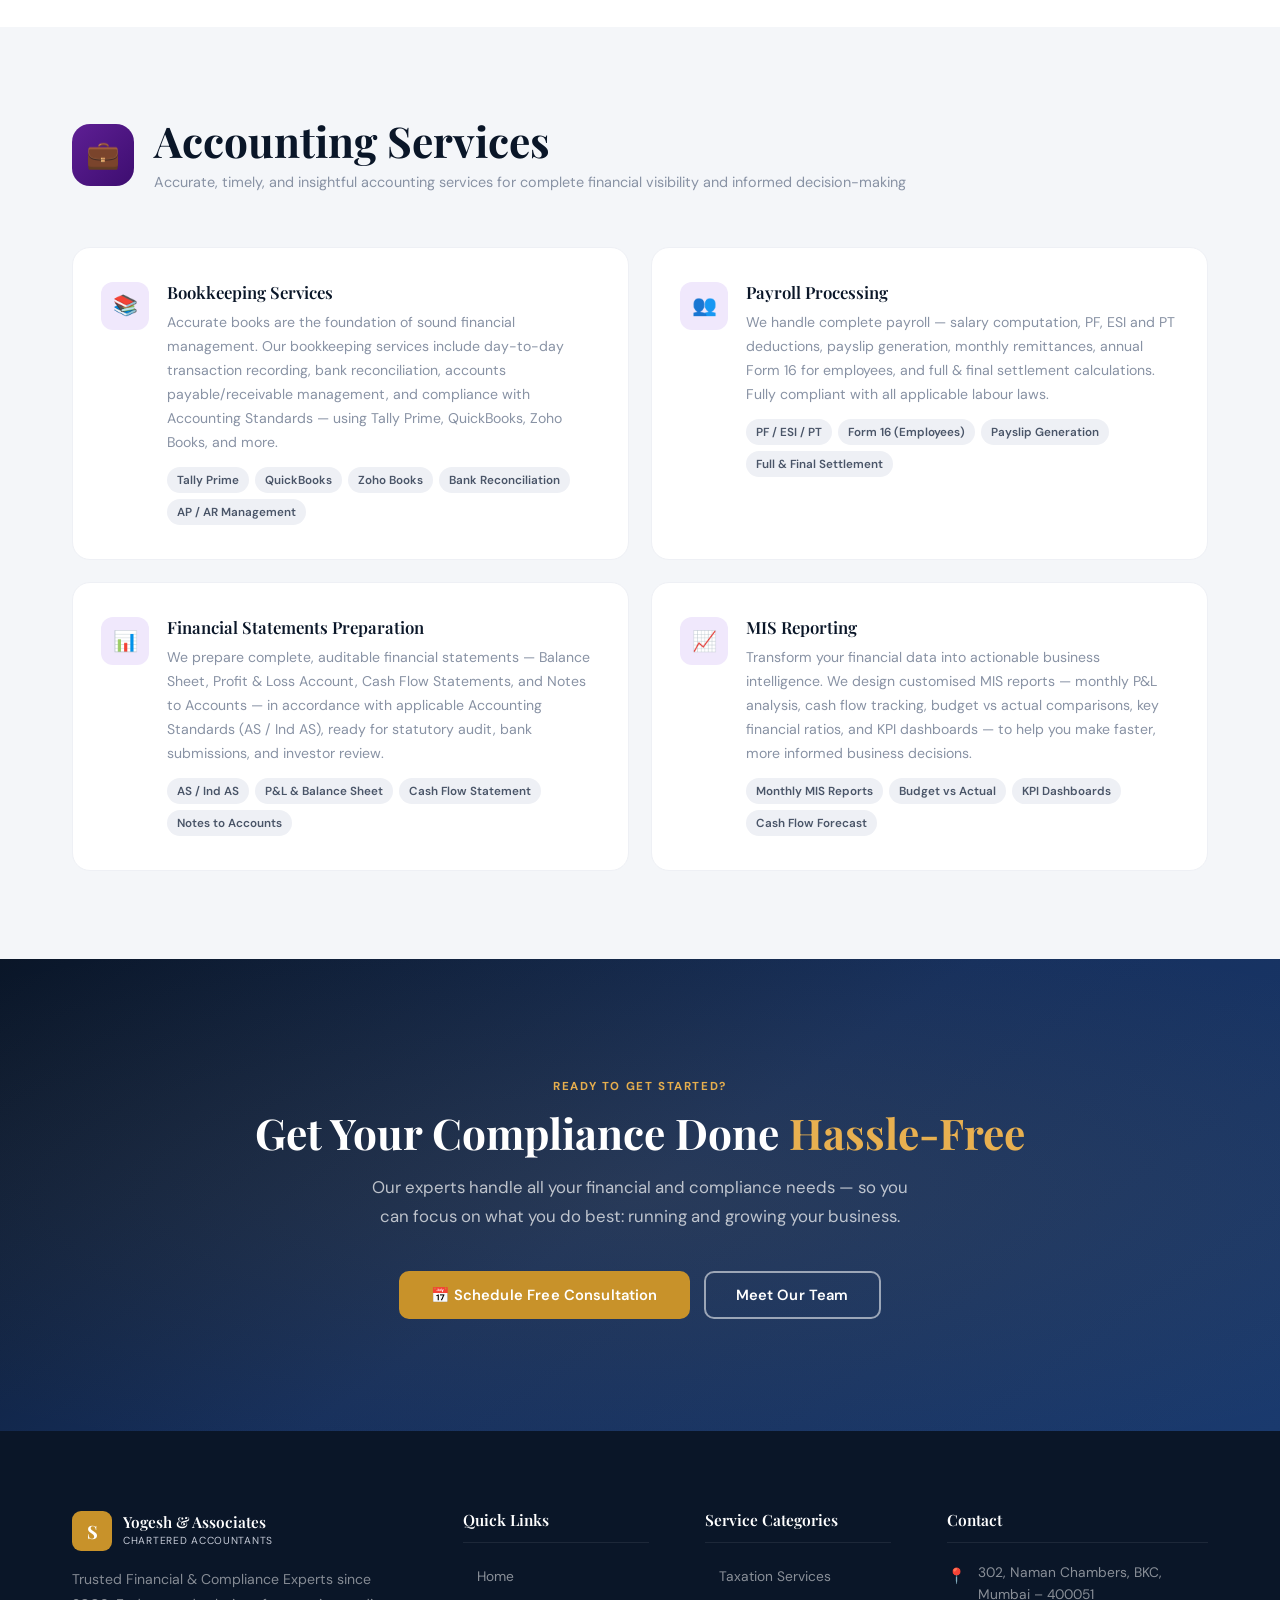
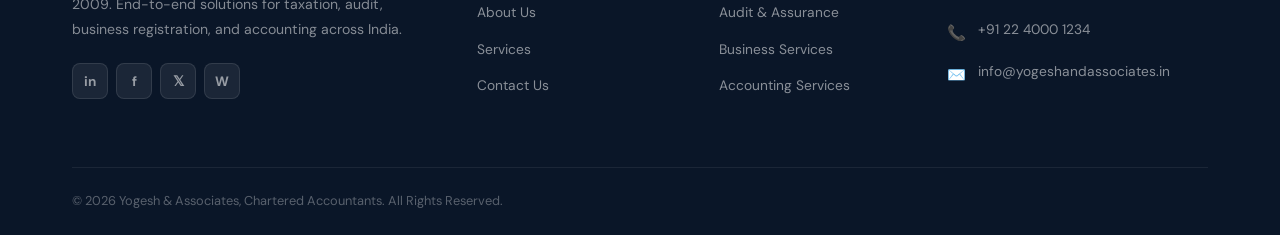
<file: services.html>
<!DOCTYPE html>
<html lang="en" dir="ltr">
<head>
  <meta charset="UTF-8" />
  <meta name="viewport" content="width=device-width, initial-scale=1.0" />
  <meta http-equiv="X-UA-Compatible" content="IE=edge" />
  <title>CA Services Mumbai | Tax, GST, Audit, Company Registration | Yogesh &amp; Associates</title>
  <meta name="description" content="Yogesh &amp; Associates offers Income Tax filing, GST registration &amp; returns, Statutory Audit, Internal Audit, Company Registration, LLP Registration, Bookkeeping, Payroll and MIS Reporting services in Mumbai, India." />
  <meta name="robots" content="index, follow" />
  <link rel="canonical" href="https://www.yogeshandassociates.in/services.html" />
  <meta property="og:title"       content="CA Services in Mumbai | Yogesh &amp; Associates" />
  <meta property="og:description" content="Complete Tax, Audit, Business &amp; Accounting services for individuals, startups, SMEs &amp; corporates in Mumbai and across India." />
  <meta property="og:url"         content="https://www.yogeshandassociates.in/services.html" />
  <meta property="og:type"        content="website" />

  <script type="application/ld+json">
  {
    "@context": "https://schema.org",
    "@type": "Service",
    "name": "Chartered Accountant Services",
    "provider": {
      "@type": "AccountingService",
      "name": "Yogesh &amp; Associates, Chartered Accountants",
      "url": "https://www.yogeshandassociates.in"
    },
    "serviceType": ["Income Tax Filing","GST Compliance","Statutory Audit","Company Registration","Bookkeeping"],
    "areaServed": { "@type": "Country", "name": "India" }
  }
  </script>

  <link rel="preconnect" href="https://fonts.googleapis.com" />
  <link rel="preconnect" href="https://fonts.gstatic.com" crossorigin />
  <link href="https://fonts.googleapis.com/css2?family=Playfair+Display:wght@400;600;700&family=DM+Sans:ital,opsz,wght@0,9..40,300;0,9..40,400;0,9..40,500;0,9..40,600;1,9..40,400&display=swap" rel="stylesheet" />
  <link rel="stylesheet" href="style.css" />
  <link rel="icon" type="image/svg+xml" href="data:image/svg+xml,<svg xmlns='http://www.w3.org/2000/svg' viewBox='0 0 32 32'><rect width='32' height='32' rx='7' fill='%23c8922a'/><text y='23' x='7' font-size='19' font-family='Georgia,serif' fill='white' font-weight='bold'>S</text></svg>" />
</head>
<body>

<a href="#main-content" class="skip-link" style="position:absolute;top:-100px;left:16px;background:var(--accent);color:white;padding:8px 16px;border-radius:4px;font-weight:600;z-index:10000;transition:top 0.2s;" onfocus="this.style.top='16px'" onblur="this.style.top='-100px'">Skip to main content</a>

<header>
  <nav class="navbar" role="navigation" aria-label="Main navigation">
    <div class="container">
      <div class="nav-inner">
        <a href="index.html" class="nav-logo" aria-label="Yogesh &amp; Associates — Home">
          <div class="logo-mark" aria-hidden="true">S</div>
          <div class="logo-text">
            <div class="logo-name">Yogesh &amp; Associates</div>
            <div class="logo-sub">Chartered Accountants</div>
          </div>
        </a>
        <ul class="nav-links" role="list">
          <li><a href="index.html">Home</a></li>
          <li><a href="about.html">About</a></li>
          <li><a href="services.html" class="active" aria-current="page">Services</a></li>
          <li><a href="contact.html">Contact</a></li>
        </ul>
        <a href="contact.html" class="btn btn-primary nav-cta">Book Consultation</a>
        <button class="nav-toggle" aria-label="Open navigation menu" aria-expanded="false" aria-controls="mobileMenu">
          <span></span><span></span><span></span>
        </button>
      </div>
    </div>
    <div class="mobile-menu" id="mobileMenu" role="navigation" aria-label="Mobile navigation">
      <div class="mobile-menu-inner">
        <a href="index.html">🏠 Home</a>
        <a href="about.html">👥 About Us</a>
        <a href="services.html" aria-current="page">⚙️ Services</a>
        <a href="contact.html">📞 Contact</a>
        <a href="contact.html" class="btn btn-primary">📅 Book Consultation</a>
      </div>
    </div>
  </nav>
</header>

<main id="main-content">

<!-- PAGE HERO -->
<section class="page-hero" aria-label="Services page header">
  <div class="container">
    <nav class="breadcrumb" aria-label="Breadcrumb">
      <a href="index.html">Home</a><span class="breadcrumb-sep" aria-hidden="true">/</span><span aria-current="page">Services</span>
    </nav>
    <h1>Our Services</h1>
    <p>Comprehensive financial, compliance, and advisory services for every business size — delivered by expert Chartered Accountants.</p>
  </div>
</section>

<!-- SERVICES TAB BAR -->
<nav class="services-tab-bar" aria-label="Jump to service category">
  <div class="container">
    <div class="tab-inner">
      <a href="#taxation" class="tab-link">📊 Taxation Services</a>
      <a href="#audit" class="tab-link">📑 Audit &amp; Assurance</a>
      <a href="#business" class="tab-link">🏢 Business Services</a>
      <a href="#accounting" class="tab-link">💼 Accounting Services</a>
    </div>
  </div>
</nav>

<!-- ════ TAXATION ════ -->
<section class="service-category" id="taxation" aria-labelledby="tax-heading">
  <div class="container">
    <div class="category-header">
      <div class="cat-icon-wrap ci-blue" aria-hidden="true">📊</div>
      <div>
        <h2 id="tax-heading">Taxation Services</h2>
        <p class="cat-sub">End-to-end tax compliance and strategic planning for individuals, HUFs, firms, LLPs, companies, and trusts</p>
      </div>
    </div>
    <div class="services-detail-grid">
      <article class="service-detail-card reveal">
        <div class="sd-icon sd-blue" aria-hidden="true">📄</div>
        <div>
          <h3>Income Tax Filing (ITR)</h3>
          <p>Accurate preparation and e-filing of Income Tax Returns for all categories — individuals, HUFs, partnership firms, LLPs, companies, and trusts. We ensure you claim every legitimate deduction and exemption, minimising your tax liability while maintaining full compliance with the Income Tax Act, 1961.</p>
          <div class="service-features">
            <span class="feature-tag">ITR-1 to ITR-7</span>
            <span class="feature-tag">Revised Returns</span>
            <span class="feature-tag">Belated Returns</span>
            <span class="feature-tag">Refund Tracking</span>
            <span class="feature-tag">Notice Response</span>
          </div>
        </div>
      </article>
      <article class="service-detail-card reveal">
        <div class="sd-icon sd-blue" aria-hidden="true">🧾</div>
        <div>
          <h3>GST Registration &amp; Returns</h3>
          <p>From GST registration to monthly and quarterly return filing, we manage your complete GST compliance lifecycle — GSTR-1, GSTR-3B, and annual GSTR-9. We reconcile ITC mismatches, handle GST refunds, and respond to department notices on your behalf.</p>
          <div class="service-features">
            <span class="feature-tag">GST Registration</span>
            <span class="feature-tag">GSTR-1, 3B, 9</span>
            <span class="feature-tag">ITC Reconciliation</span>
            <span class="feature-tag">GST Refunds</span>
            <span class="feature-tag">E-invoicing</span>
          </div>
        </div>
      </article>
      <article class="service-detail-card reveal">
        <div class="sd-icon sd-blue" aria-hidden="true">💡</div>
        <div>
          <h3>Tax Planning &amp; Advisory</h3>
          <p>Strategic tax planning is an investment that pays for itself many times over. We analyse your financial position, income streams, and business structure to create a customised tax strategy that legally minimises your tax burden, optimises investments, and aligns with your long-term goals.</p>
          <div class="service-features">
            <span class="feature-tag">Tax Structuring</span>
            <span class="feature-tag">Investment Planning</span>
            <span class="feature-tag">HUF Formation</span>
            <span class="feature-tag">Capital Gains Planning</span>
            <span class="feature-tag">DTAA Advisory</span>
          </div>
        </div>
      </article>
      <article class="service-detail-card reveal">
        <div class="sd-icon sd-blue" aria-hidden="true">✂️</div>
        <div>
          <h3>TDS Compliance</h3>
          <p>We handle TDS deduction calculations, monthly challan payments, quarterly TDS return filing (24Q, 26Q, 27Q, 27EQ), issuance of Form 16/16A, and resolution of TDS defaults and demand notices from the Income Tax Department — with zero-delay guarantee.</p>
          <div class="service-features">
            <span class="feature-tag">24Q, 26Q, 27Q</span>
            <span class="feature-tag">Form 16 &amp; 16A</span>
            <span class="feature-tag">TDS Corrections</span>
            <span class="feature-tag">Lower Deduction Cert</span>
            <span class="feature-tag">26AS Reconciliation</span>
          </div>
        </div>
      </article>
    </div>
  </div>
</section>

<!-- ════ AUDIT ════ -->
<section class="service-category" id="audit" aria-labelledby="audit-heading">
  <div class="container">
    <div class="category-header">
      <div class="cat-icon-wrap ci-gold" aria-hidden="true">📑</div>
      <div>
        <h2 id="audit-heading">Audit &amp; Assurance</h2>
        <p class="cat-sub">Independent, objective audit services that provide assurance, detect risks, and strengthen financial governance</p>
      </div>
    </div>
    <div class="services-detail-grid">
      <article class="service-detail-card reveal">
        <div class="sd-icon sd-gold" aria-hidden="true">⚖️</div>
        <div>
          <h3>Statutory Audit</h3>
          <p>Our statutory audit services comply with the Standards on Auditing (SAs) issued by ICAI. We conduct rigorous examination of financial statements, accounting records, and internal controls to provide an independent opinion on the true and fair view of financial position as required under the Companies Act 2013.</p>
          <div class="service-features">
            <span class="feature-tag">Companies Act 2013</span>
            <span class="feature-tag">ICAI Standards (SAs)</span>
            <span class="feature-tag">CARO Reporting</span>
            <span class="feature-tag">Management Letter</span>
            <span class="feature-tag">Board Presentation</span>
          </div>
        </div>
      </article>
      <article class="service-detail-card reveal">
        <div class="sd-icon sd-gold" aria-hidden="true">🔍</div>
        <div>
          <h3>Internal Audit</h3>
          <p>Our risk-based internal audit services evaluate the adequacy of internal controls, identify process gaps, assess compliance with policies, and provide actionable recommendations to strengthen governance and operational effectiveness. We deliver quarterly reports aligned with best practices.</p>
          <div class="service-features">
            <span class="feature-tag">Risk-Based Audit</span>
            <span class="feature-tag">Process Review</span>
            <span class="feature-tag">Control Testing</span>
            <span class="feature-tag">Quarterly Reports</span>
            <span class="feature-tag">Audit Committee</span>
          </div>
        </div>
      </article>
      <article class="service-detail-card reveal">
        <div class="sd-icon sd-gold" aria-hidden="true">📋</div>
        <div>
          <h3>Tax Audit (Sec 44AB)</h3>
          <p>Tax audit under Section 44AB of the Income Tax Act is mandatory for eligible businesses and professionals. We handle thorough examination of books of accounts, preparation of Form 3CA/3CB and Form 3CD with all required particulars, and e-filing within prescribed timelines.</p>
          <div class="service-features">
            <span class="feature-tag">Form 3CA / 3CB</span>
            <span class="feature-tag">Form 3CD</span>
            <span class="feature-tag">Sec 44AB Compliance</span>
            <span class="feature-tag">Transfer Pricing</span>
          </div>
        </div>
      </article>
      <article class="service-detail-card reveal">
        <div class="sd-icon sd-gold" aria-hidden="true">✅</div>
        <div>
          <h3>Compliance Audit</h3>
          <p>Ensure your organisation adheres to all applicable laws and regulations. Our compliance audit covers corporate law, FEMA/RBI regulations, labour laws, and sector-specific requirements — providing a comprehensive compliance health check and remediation roadmap.</p>
          <div class="service-features">
            <span class="feature-tag">Corporate Law</span>
            <span class="feature-tag">FEMA / RBI</span>
            <span class="feature-tag">Labour Laws</span>
            <span class="feature-tag">Secretarial Audit</span>
          </div>
        </div>
      </article>
    </div>
  </div>
</section>

<!-- ════ BUSINESS ════ -->
<section class="service-category" id="business" aria-labelledby="biz-heading">
  <div class="container">
    <div class="category-header">
      <div class="cat-icon-wrap ci-teal" aria-hidden="true">🏢</div>
      <div>
        <h2 id="biz-heading">Business Services</h2>
        <p class="cat-sub">End-to-end business setup, registration, and corporate compliance to launch and grow your enterprise</p>
      </div>
    </div>
    <div class="services-detail-grid">
      <article class="service-detail-card reveal">
        <div class="sd-icon sd-teal" aria-hidden="true">🏛️</div>
        <div>
          <h3>Company Registration</h3>
          <p>We handle the complete incorporation process — name approval with MCA, drafting of MOA and AOA, DIN and DSC applications, certificate of incorporation, PAN, TAN, opening bank account, and first-year compliance setup for Private Limited, One Person Company (OPC), or Public Limited companies.</p>
          <div class="service-features">
            <span class="feature-tag">Pvt Ltd / OPC</span>
            <span class="feature-tag">MOA &amp; AOA Drafting</span>
            <span class="feature-tag">DIN / DSC / PAN</span>
            <span class="feature-tag">MCA Filings</span>
            <span class="feature-tag">Bank Account Setup</span>
          </div>
        </div>
      </article>
      <article class="service-detail-card reveal">
        <div class="sd-icon sd-teal" aria-hidden="true">🤝</div>
        <div>
          <h3>LLP Registration</h3>
          <p>A Limited Liability Partnership (LLP) offers partnership flexibility with limited liability protection. We manage the complete LLP formation — partner designations, LLP Agreement drafting and registration, and ongoing compliance including Form 8 (Annual Statement) and Form 11 (Annual Return).</p>
          <div class="service-features">
            <span class="feature-tag">LLP Agreement</span>
            <span class="feature-tag">Form 8 &amp; Form 11</span>
            <span class="feature-tag">Annual Compliance</span>
            <span class="feature-tag">Conversion Advisory</span>
          </div>
        </div>
      </article>
      <article class="service-detail-card reveal">
        <div class="sd-icon sd-teal" aria-hidden="true">🚀</div>
        <div>
          <h3>Startup Advisory</h3>
          <p>Our startup advisory covers DPIIT recognition, valuation for funding rounds, ESOP structuring, investor due diligence support, financial modelling, and pitch deck financials. We also help you navigate Section 80-IAC tax exemptions and Startup India benefits.</p>
          <div class="service-features">
            <span class="feature-tag">DPIIT Recognition</span>
            <span class="feature-tag">Startup India Tax Exemption</span>
            <span class="feature-tag">ESOP Advisory</span>
            <span class="feature-tag">Financial Modelling</span>
            <span class="feature-tag">Due Diligence</span>
          </div>
        </div>
      </article>
      <article class="service-detail-card reveal">
        <div class="sd-icon sd-teal" aria-hidden="true">📁</div>
        <div>
          <h3>ROC Filings &amp; Corporate Compliance</h3>
          <p>Maintain your company's good standing with MCA through timely ROC filings. We handle annual return filing (MGT-7), financial statement filing (AOC-4), board meeting compliance, Director KYC, charge filings, and maintenance of statutory registers and minutes books.</p>
          <div class="service-features">
            <span class="feature-tag">MGT-7 / AOC-4</span>
            <span class="feature-tag">Director KYC</span>
            <span class="feature-tag">Board Meetings</span>
            <span class="feature-tag">Statutory Registers</span>
          </div>
        </div>
      </article>
    </div>
  </div>
</section>

<!-- ════ ACCOUNTING ════ -->
<section class="service-category" id="accounting" aria-labelledby="acc-heading">
  <div class="container">
    <div class="category-header">
      <div class="cat-icon-wrap ci-purple" aria-hidden="true">💼</div>
      <div>
        <h2 id="acc-heading">Accounting Services</h2>
        <p class="cat-sub">Accurate, timely, and insightful accounting services for complete financial visibility and informed decision-making</p>
      </div>
    </div>
    <div class="services-detail-grid">
      <article class="service-detail-card reveal">
        <div class="sd-icon sd-purple" aria-hidden="true">📚</div>
        <div>
          <h3>Bookkeeping Services</h3>
          <p>Accurate books are the foundation of sound financial management. Our bookkeeping services include day-to-day transaction recording, bank reconciliation, accounts payable/receivable management, and compliance with Accounting Standards — using Tally Prime, QuickBooks, Zoho Books, and more.</p>
          <div class="service-features">
            <span class="feature-tag">Tally Prime</span>
            <span class="feature-tag">QuickBooks</span>
            <span class="feature-tag">Zoho Books</span>
            <span class="feature-tag">Bank Reconciliation</span>
            <span class="feature-tag">AP / AR Management</span>
          </div>
        </div>
      </article>
      <article class="service-detail-card reveal">
        <div class="sd-icon sd-purple" aria-hidden="true">👥</div>
        <div>
          <h3>Payroll Processing</h3>
          <p>We handle complete payroll — salary computation, PF, ESI and PT deductions, payslip generation, monthly remittances, annual Form 16 for employees, and full &amp; final settlement calculations. Fully compliant with all applicable labour laws.</p>
          <div class="service-features">
            <span class="feature-tag">PF / ESI / PT</span>
            <span class="feature-tag">Form 16 (Employees)</span>
            <span class="feature-tag">Payslip Generation</span>
            <span class="feature-tag">Full &amp; Final Settlement</span>
          </div>
        </div>
      </article>
      <article class="service-detail-card reveal">
        <div class="sd-icon sd-purple" aria-hidden="true">📊</div>
        <div>
          <h3>Financial Statements Preparation</h3>
          <p>We prepare complete, auditable financial statements — Balance Sheet, Profit &amp; Loss Account, Cash Flow Statements, and Notes to Accounts — in accordance with applicable Accounting Standards (AS / Ind AS), ready for statutory audit, bank submissions, and investor review.</p>
          <div class="service-features">
            <span class="feature-tag">AS / Ind AS</span>
            <span class="feature-tag">P&amp;L &amp; Balance Sheet</span>
            <span class="feature-tag">Cash Flow Statement</span>
            <span class="feature-tag">Notes to Accounts</span>
          </div>
        </div>
      </article>
      <article class="service-detail-card reveal">
        <div class="sd-icon sd-purple" aria-hidden="true">📈</div>
        <div>
          <h3>MIS Reporting</h3>
          <p>Transform your financial data into actionable business intelligence. We design customised MIS reports — monthly P&amp;L analysis, cash flow tracking, budget vs actual comparisons, key financial ratios, and KPI dashboards — to help you make faster, more informed business decisions.</p>
          <div class="service-features">
            <span class="feature-tag">Monthly MIS Reports</span>
            <span class="feature-tag">Budget vs Actual</span>
            <span class="feature-tag">KPI Dashboards</span>
            <span class="feature-tag">Cash Flow Forecast</span>
          </div>
        </div>
      </article>
    </div>
  </div>
</section>

<!-- CTA -->
<section class="cta-section" aria-label="Call to action">
  <div class="container">
    <span class="section-label" style="color:var(--accent-light);">Ready to Get Started?</span>
    <h2>Get Your Compliance Done <em>Hassle-Free</em></h2>
    <p>Our experts handle all your financial and compliance needs — so you can focus on what you do best: running and growing your business.</p>
    <div class="cta-actions">
      <a href="contact.html" class="btn btn-primary">📅 Schedule Free Consultation</a>
      <a href="about.html" class="btn btn-outline">Meet Our Team</a>
    </div>
  </div>
</section>

</main>

<footer class="footer" role="contentinfo">
  <div class="container">
    <div class="footer-top">
      <div class="footer-grid">
        <div class="footer-about">
          <a href="index.html" class="nav-logo">
            <div class="logo-mark" aria-hidden="true">S</div>
            <div class="logo-text">
              <div class="logo-name">Yogesh &amp; Associates</div>
              <div class="logo-sub">Chartered Accountants</div>
            </div>
          </a>
          <p>Trusted Financial &amp; Compliance Experts since 2009. End-to-end solutions for taxation, audit, business registration, and accounting across India.</p>
          <nav class="footer-socials" aria-label="Social media">
            <a href="#" class="social-btn" aria-label="LinkedIn">in</a>
            <a href="#" class="social-btn" aria-label="Facebook">f</a>
            <a href="#" class="social-btn" aria-label="Twitter / X">𝕏</a>
            <a href="https://wa.me/919820001234" target="_blank" rel="noopener noreferrer" class="social-btn" aria-label="WhatsApp">W</a>
          </nav>
        </div>
        <div class="footer-col">
          <h4>Quick Links</h4>
          <ul class="footer-links">
            <li><a href="index.html">Home</a></li>
            <li><a href="about.html">About Us</a></li>
            <li><a href="services.html">Services</a></li>
            <li><a href="contact.html">Contact Us</a></li>
          </ul>
        </div>
        <div class="footer-col">
          <h4>Service Categories</h4>
          <ul class="footer-links">
            <li><a href="#taxation">Taxation Services</a></li>
            <li><a href="#audit">Audit &amp; Assurance</a></li>
            <li><a href="#business">Business Services</a></li>
            <li><a href="#accounting">Accounting Services</a></li>
          </ul>
        </div>
        <div class="footer-col">
          <h4>Contact</h4>
          <address style="font-style:normal;">
            <div class="footer-contact-item"><span class="fi" aria-hidden="true">📍</span><p>302, Naman Chambers, BKC, Mumbai – 400051</p></div>
            <div class="footer-contact-item"><span class="fi" aria-hidden="true">📞</span><a href="tel:+912240001234">+91 22 4000 1234</a></div>
            <div class="footer-contact-item"><span class="fi" aria-hidden="true">✉️</span><a href="mailto:info@yogeshandassociates.in">info@yogeshandassociates.in</a></div>
          </address>
        </div>
      </div>
    </div>
    <div class="footer-bottom">
      <p>© <span class="current-year">2026</span> Yogesh &amp; Associates, Chartered Accountants. All Rights Reserved.</p>
      <!-- <nav class="footer-bottom-links"><a href="#">Privacy Policy</a><a href="#">Terms of Service</a></nav> -->
    </div>
  </div>
</footer>

<a href="https://wa.me/919967658225" class="whatsapp-float" target="_blank" rel="noopener noreferrer" aria-label="Chat on WhatsApp">
  <span aria-hidden="true">💬</span>
  <span class="whatsapp-tooltip">Chat on WhatsApp</span>
</a>
<button class="scroll-top" id="scrollTop" aria-label="Scroll to top">↑</button>
<script src="script.js"></script>
</body>
</html>
</file>
<file: style.css>
/* ================================================================
   Sharma & Associates, Chartered Accountants
   Main Stylesheet — v2.0 (Fully Responsive + SEO-Ready)
   ================================================================ */

@import url('https://fonts.googleapis.com/css2?family=Playfair+Display:wght@400;600;700&family=DM+Sans:ital,opsz,wght@0,9..40,300;0,9..40,400;0,9..40,500;0,9..40,600;1,9..40,400&display=swap');

/* ─────────────────────────────────────
   CSS Custom Properties
───────────────────────────────────── */
:root {
  --navy:         #0a1628;
  --navy-mid:     #132244;
  --royal:        #1a3a6e;
  --blue:         #1e4da0;
  --accent:       #c8922a;
  --accent-light: #e8b050;
  --white:        #ffffff;
  --off-white:    #f4f6f9;
  --gray-50:      #f8f9fc;
  --gray-100:     #eef0f5;
  --gray-200:     #dde1eb;
  --gray-300:     #c5cad6;
  --gray-400:     #a0a8bb;
  --gray-500:     #8892a4;
  --gray-700:     #4a5568;
  --text:         #1a2035;
  --success:      #1a7a3c;
  --error:        #c0392b;

  --radius-sm:   6px;
  --radius:      10px;
  --radius-lg:   18px;
  --radius-xl:   28px;

  --shadow-xs:   0 1px 4px rgba(10,22,40,0.07);
  --shadow:      0 4px 24px rgba(10,22,40,0.10);
  --shadow-md:   0 8px 32px rgba(10,22,40,0.13);
  --shadow-lg:   0 16px 56px rgba(10,22,40,0.16);
  --shadow-xl:   0 24px 80px rgba(10,22,40,0.20);

  --transition:  0.28s cubic-bezier(0.4,0,0.2,1);

  --font-display: 'Playfair Display', Georgia, 'Times New Roman', serif;
  --font-body:    'DM Sans', -apple-system, BlinkMacSystemFont, 'Segoe UI', sans-serif;

  /* Fluid spacing scale */
  --space-xs:  clamp(8px, 1.5vw, 12px);
  --space-sm:  clamp(12px, 2vw, 20px);
  --space-md:  clamp(24px, 4vw, 48px);
  --space-lg:  clamp(48px, 7vw, 96px);
  --space-xl:  clamp(64px, 9vw, 128px);

  /* Container */
  --container: 1200px;
  --container-pad: clamp(16px, 4vw, 32px);

  /* Nav height — used for offset */
  --nav-h: 72px;
}

/* ─────────────────────────────────────
   Reset & Base
───────────────────────────────────── */
*, *::before, *::after {
  box-sizing: border-box;
  margin: 0;
  padding: 0;
}
html {
  font-size: 16px;
  scroll-behavior: smooth;
  scroll-padding-top: calc(var(--nav-h) + 16px);
  -webkit-text-size-adjust: 100%;
}
body {
  font-family: var(--font-body);
  font-size: 1rem;
  line-height: 1.72;
  color: var(--text);
  background: var(--white);
  -webkit-font-smoothing: antialiased;
  -moz-osx-font-smoothing: grayscale;
  overflow-x: hidden;
}
img, video, svg { max-width: 100%; height: auto; display: block; }
a { text-decoration: none; color: inherit; }
ul, ol { list-style: none; }
button { font-family: var(--font-body); cursor: pointer; }
input, textarea, select {
  font-family: var(--font-body);
  font-size: 1rem;
}
::selection { background: var(--accent); color: var(--white); }

/* ─────────────────────────────────────
   Typography — fluid clamp scales
───────────────────────────────────── */
h1, h2, h3, h4, h5 {
  font-family: var(--font-display);
  font-weight: 700;
  line-height: 1.22;
  color: var(--navy);
}
h1 { font-size: clamp(1.9rem, 4.5vw + 0.5rem, 3.6rem); }
h2 { font-size: clamp(1.55rem, 3vw + 0.4rem, 2.65rem); }
h3 { font-size: clamp(1.1rem, 1.8vw + 0.2rem, 1.45rem); font-weight: 600; }
h4 { font-size: clamp(0.95rem, 1vw + 0.2rem, 1.1rem); font-weight: 600; }
p  { color: var(--gray-700); line-height: 1.75; }

.section-label {
  display: inline-block;
  font-size: 0.72rem;
  font-weight: 700;
  letter-spacing: 0.14em;
  text-transform: uppercase;
  color: var(--accent);
  margin-bottom: 10px;
}
.section-title {
  color: var(--navy);
  margin-bottom: 14px;
}
.section-sub {
  color: var(--gray-500);
  font-size: clamp(0.95rem, 1.2vw + 0.2rem, 1.1rem);
  max-width: 560px;
  line-height: 1.7;
}
.center { text-align: center; }
.center .section-sub { margin-left: auto; margin-right: auto; }

/* ─────────────────────────────────────
   Layout
───────────────────────────────────── */
.container {
  max-width: var(--container);
  margin: 0 auto;
  padding: 0 var(--container-pad);
  width: 100%;
}
section { padding: var(--space-lg) 0; }

/* Responsive grid utilities */
.grid-2  { display: grid; grid-template-columns: repeat(2, 1fr);  gap: var(--space-md); align-items: start; }
.grid-3  { display: grid; grid-template-columns: repeat(3, 1fr);  gap: var(--space-sm); }
.grid-4  { display: grid; grid-template-columns: repeat(4, 1fr);  gap: var(--space-sm); }

/* ─────────────────────────────────────
   Buttons
───────────────────────────────────── */
.btn {
  display: inline-flex;
  align-items: center;
  justify-content: center;
  gap: 8px;
  padding: 14px 30px;
  border-radius: var(--radius);
  font-size: 0.92rem;
  font-weight: 600;
  line-height: 1;
  letter-spacing: 0.01em;
  border: 2px solid transparent;
  transition: all var(--transition);
  white-space: nowrap;
  min-height: 48px; /* touch-friendly */
  cursor: pointer;
  position: relative;
  overflow: hidden;
}
.btn::after {
  content: '';
  position: absolute;
  inset: 0;
  opacity: 0;
  transition: opacity var(--transition);
  background: rgba(255,255,255,0.12);
}
.btn:hover::after { opacity: 1; }

.btn-primary  { background: var(--accent); color: var(--white); border-color: var(--accent); }
.btn-primary:hover  { background: #b5801e; border-color: #b5801e; box-shadow: 0 6px 24px rgba(200,146,42,0.38); transform: translateY(-2px); }
.btn-primary:active { transform: translateY(0); }

.btn-outline  { background: transparent; color: var(--white); border-color: rgba(255,255,255,0.55); }
.btn-outline:hover  { border-color: var(--white); background: rgba(255,255,255,0.1); }

.btn-outline-dark { background: transparent; color: var(--navy); border-color: var(--gray-300); }
.btn-outline-dark:hover { border-color: var(--blue); color: var(--blue); background: #f0f4fb; }

.btn-dark { background: var(--navy); color: var(--white); border-color: var(--navy); }
.btn-dark:hover { background: var(--royal); border-color: var(--royal); box-shadow: var(--shadow-md); transform: translateY(-2px); }

.btn-full { width: 100%; }

/* ─────────────────────────────────────
   NAVBAR
───────────────────────────────────── */
.navbar {
  position: fixed;
  top: 0;
  left: 0;
  right: 0;
  width: 100%;
  z-index: 9999;
  background: var(--navy);
  border-bottom: 1px solid rgba(255,255,255,0.06);
  transition: box-shadow var(--transition), background var(--transition);
}
.navbar.scrolled {
  box-shadow: 0 4px 40px rgba(0,0,0,0.35);
  background: rgba(10,22,40,0.98);
  backdrop-filter: blur(12px);
}

.nav-inner {
  display: flex;
  align-items: center;
  justify-content: space-between;
  height: var(--nav-h);
  gap: 16px;
}

/* Ensure main content is offset when navbar is fixed */
#main-content {
  padding-top: calc(var(--nav-h) + 8px);
}

/* Logo */
.nav-logo {
  display: flex;
  align-items: center;
  gap: 11px;
  text-decoration: none;
  flex-shrink: 0;
  min-width: 0;
}
.logo-mark {
  width: 40px;
  height: 40px;
  min-width: 40px;
  background: var(--accent);
  border-radius: 9px;
  display: flex;
  align-items: center;
  justify-content: center;
  font-family: var(--font-display);
  font-size: 1.15rem;
  font-weight: 700;
  color: var(--white);
  letter-spacing: -0.02em;
}
.logo-text { overflow: hidden; }
.logo-name {
  font-family: var(--font-display);
  font-size: clamp(0.88rem, 1.2vw, 1.05rem);
  font-weight: 600;
  color: var(--white);
  line-height: 1.2;
  white-space: nowrap;
}
.logo-sub {
  font-size: 0.64rem;
  color: var(--gray-300);
  letter-spacing: 0.07em;
  text-transform: uppercase;
  white-space: nowrap;
}

/* Desktop nav links */
.nav-links {
  display: flex;
  align-items: center;
  gap: 28px;
}
.nav-links a {
  color: rgba(255,255,255,0.78);
  font-size: 0.9rem;
  font-weight: 500;
  transition: color var(--transition);
  position: relative;
  padding-bottom: 2px;
  white-space: nowrap;
}
.nav-links a::after {
  content: '';
  position: absolute;
  bottom: -2px; left: 0; right: 100%;
  height: 2px;
  background: var(--accent);
  transition: right var(--transition);
}
.nav-links a:hover,
.nav-links a.active { color: var(--white); }
.nav-links a:hover::after,
.nav-links a.active::after { right: 0; }

.nav-cta { padding: 10px 22px; min-height: 40px; font-size: 0.88rem; }

/* Hamburger */
.nav-toggle {
  display: none;
  flex-direction: column;
  justify-content: center;
  gap: 5px;
  width: 44px;
  height: 44px;
  background: transparent;
  border: none;
  padding: 10px;
  flex-shrink: 0;
  border-radius: var(--radius-sm);
}
.nav-toggle span {
  display: block;
  width: 22px;
  height: 2px;
  background: var(--white);
  border-radius: 2px;
  transition: transform var(--transition), opacity var(--transition);
  transform-origin: center;
}
.nav-toggle[aria-expanded="true"] span:nth-child(1) { transform: translateY(7px) rotate(45deg); }
.nav-toggle[aria-expanded="true"] span:nth-child(2) { opacity: 0; transform: scaleX(0); }
.nav-toggle[aria-expanded="true"] span:nth-child(3) { transform: translateY(-7px) rotate(-45deg); }

/* Mobile drawer */
.mobile-menu {
  display: none;
  position: absolute;
  top: var(--nav-h);
  left: 0;
  right: 0;
  background: var(--navy-mid);
  border-top: 1px solid rgba(255,255,255,0.06);
  max-height: 0;
  overflow: hidden;
  transition: max-height 0.42s cubic-bezier(0.4,0,0.2,1);
}
.mobile-menu.open { max-height: 600px; }
.mobile-menu-inner { padding: 12px 0 20px; }
.mobile-menu a {
  display: flex;
  align-items: center;
  gap: 10px;
  padding: 13px var(--container-pad);
  color: rgba(255,255,255,0.82);
  font-size: 1rem;
  font-weight: 500;
  transition: color var(--transition), background var(--transition);
  border-left: 3px solid transparent;
}
.mobile-menu a:hover,
.mobile-menu a.active {
  color: var(--white);
  background: rgba(255,255,255,0.04);
  border-left-color: var(--accent);
}
.mobile-menu .btn {
  margin: 12px var(--container-pad) 4px;
  display: flex;
  width: calc(100% - 2 * var(--container-pad));
}

/* ─────────────────────────────────────
   HERO
───────────────────────────────────── */
.hero {
  background: linear-gradient(150deg, var(--navy) 0%, var(--navy-mid) 45%, #1e3a72 100%);
  padding: clamp(72px,10vw,140px) 0 clamp(56px,8vw,100px);
  position: relative;
  overflow: hidden;
}
.hero::before {
  content: '';
  position: absolute;
  inset: 0;
  background:
    radial-gradient(ellipse 65% 80% at 75% 50%, rgba(30,77,160,0.45), transparent),
    radial-gradient(ellipse 50% 50% at 15% 85%, rgba(200,146,42,0.1), transparent);
  pointer-events: none;
}
/* Decorative rings */
.hero::after {
  content: '';
  position: absolute;
  width: 500px;
  height: 500px;
  border-radius: 50%;
  border: 1px solid rgba(255,255,255,0.04);
  top: -120px; right: -120px;
  pointer-events: none;
}

.hero-grid {
  display: grid;
  grid-template-columns: 1fr 0.9fr;
  gap: clamp(40px, 6vw, 80px);
  align-items: center;
  position: relative;
  z-index: 1;
}

.hero-badge {
  display: inline-flex;
  align-items: center;
  gap: 7px;
  background: rgba(200,146,42,0.14);
  border: 1px solid rgba(200,146,42,0.38);
  color: var(--accent-light);
  padding: 7px 16px;
  border-radius: 100px;
  font-size: 0.8rem;
  font-weight: 600;
  letter-spacing: 0.03em;
  margin-bottom: 22px;
}
.hero h1 { color: var(--white); margin-bottom: 18px; }
.hero h1 em { font-style: normal; color: var(--accent-light); }
.hero-sub {
  color: rgba(255,255,255,0.72);
  font-size: clamp(0.95rem, 1.4vw + 0.1rem, 1.1rem);
  margin-bottom: 36px;
  max-width: 530px;
  line-height: 1.72;
}
.hero-actions {
  display: flex;
  flex-wrap: wrap;
  gap: 12px;
  margin-bottom: 0;
}
.hero-stats {
  display: flex;
  flex-wrap: wrap;
  gap: clamp(20px, 3.5vw, 40px);
  margin-top: clamp(36px, 5vw, 60px);
  padding-top: clamp(28px, 4vw, 44px);
  border-top: 1px solid rgba(255,255,255,0.1);
}
.hero-stat { min-width: 80px; }
.hero-stat-num {
  font-family: var(--font-display);
  font-size: clamp(1.6rem, 2.5vw, 2.1rem);
  font-weight: 700;
  color: var(--accent-light);
  line-height: 1;
  display: block;
}
.hero-stat-label {
  font-size: 0.78rem;
  color: rgba(255,255,255,0.52);
  margin-top: 5px;
  line-height: 1.3;
}

/* Hero right panel — service cards grid */
.hero-cards {
  display: grid;
  grid-template-columns: 1fr 1fr;
  gap: 14px;
}
.hero-card {
  background: rgba(255,255,255,0.06);
  border: 1px solid rgba(255,255,255,0.09);
  border-radius: var(--radius-lg);
  padding: clamp(18px,2.5vw,28px) clamp(14px,2vw,22px);
  transition: all var(--transition);
  backdrop-filter: blur(6px);
}
.hero-card:hover {
  background: rgba(255,255,255,0.1);
  transform: translateY(-4px);
  border-color: rgba(200,146,42,0.25);
  box-shadow: 0 12px 40px rgba(0,0,0,0.3);
}
.hero-card-icon { font-size: 1.5rem; margin-bottom: 10px; }
.hero-card h4 { color: var(--white); font-size: 0.92rem; margin-bottom: 5px; }
.hero-card p  { color: rgba(255,255,255,0.52); font-size: 0.8rem; line-height: 1.5; }

/* ─────────────────────────────────────
   TRUST BAR
───────────────────────────────────── */
.trust-bar {
  background: var(--off-white);
  border-top: 1px solid var(--gray-100);
  border-bottom: 1px solid var(--gray-100);
  padding: 18px 0;
  overflow: hidden;
}
.trust-inner {
  display: flex;
  align-items: center;
  justify-content: center;
  gap: clamp(20px, 4vw, 48px);
  flex-wrap: wrap;
}
.trust-item {
  display: flex;
  align-items: center;
  gap: 8px;
  color: var(--gray-700);
  font-size: 0.86rem;
  font-weight: 500;
  white-space: nowrap;
}
.trust-item span:first-child { font-size: 1rem; }

/* ─────────────────────────────────────
   SERVICES OVERVIEW
───────────────────────────────────── */
.services-overview { background: var(--white); }
.services-grid {
  display: grid;
  grid-template-columns: repeat(4, 1fr);
  gap: 24px;
  margin-top: var(--space-md);
}
.service-card {
  background: var(--white);
  border: 1.5px solid var(--gray-100);
  border-radius: var(--radius-lg);
  padding: clamp(24px,3vw,36px) clamp(20px,2.5vw,28px);
  transition: all var(--transition);
  position: relative;
  overflow: hidden;
}
.service-card::after {
  content: '';
  position: absolute;
  top: 0; left: 0; right: 0;
  height: 3px;
  background: linear-gradient(90deg, var(--accent), var(--accent-light));
  transform: scaleX(0);
  transform-origin: left;
  transition: transform var(--transition);
}
.service-card:hover { box-shadow: var(--shadow-lg); transform: translateY(-6px); border-color: transparent; }
.service-card:hover::after { transform: scaleX(1); }
.service-icon {
  width: 54px; height: 54px;
  background: linear-gradient(135deg, rgba(26,58,110,0.08), rgba(26,58,110,0.03));
  border-radius: 14px;
  display: flex; align-items: center; justify-content: center;
  font-size: 1.5rem;
  margin-bottom: 18px;
}
.service-card h3 { color: var(--navy); font-size: 1.1rem; margin-bottom: 10px; }
.service-card p  { font-size: 0.88rem; color: var(--gray-500); line-height: 1.65; }
.service-link {
  display: inline-flex;
  align-items: center;
  gap: 5px;
  margin-top: 18px;
  font-size: 0.85rem;
  font-weight: 600;
  color: var(--blue);
  transition: gap var(--transition);
}
.service-card:hover .service-link { gap: 10px; }

/* ─────────────────────────────────────
   WHY CHOOSE US
───────────────────────────────────── */
.why-us { background: var(--off-white); }
.why-content {
  display: grid;
  grid-template-columns: 0.85fr 1fr;
  gap: clamp(40px, 6vw, 90px);
  align-items: start;
}
.why-img-box {
  background: linear-gradient(145deg, var(--navy), var(--royal));
  border-radius: var(--radius-xl);
  height: clamp(320px,40vw,440px);
  display: flex;
  align-items: center;
  justify-content: center;
  position: relative;
  overflow: hidden;
}
.why-big-num {
  font-family: var(--font-display);
  font-size: clamp(5rem,10vw,9rem);
  font-weight: 700;
  color: rgba(255,255,255,0.07);
  position: absolute;
  top: 16px; left: 20px;
  line-height: 1;
  user-select: none;
}
.why-center { text-align: center; position: relative; z-index: 1; }
.why-center .icon { font-size: clamp(3.5rem,6vw,5rem); display: block; margin-bottom: 10px; }
.why-center p { color: rgba(255,255,255,0.55); font-size: 0.9rem; }
.why-badge-float {
  position: absolute;
  bottom: -18px; left: -18px;
  background: var(--accent);
  color: var(--white);
  border-radius: var(--radius-lg);
  padding: 18px 22px;
  box-shadow: var(--shadow-xl);
  text-align: center;
  min-width: 130px;
}
.why-badge-num {
  font-family: var(--font-display);
  font-size: 2rem;
  font-weight: 700;
  display: block;
  line-height: 1;
}
.why-badge-text { font-size: 0.75rem; opacity: 0.88; display: block; margin-top: 4px; }

.why-points { display: flex; flex-direction: column; gap: 16px; margin-top: 32px; }
.why-point {
  display: flex;
  gap: 16px;
  align-items: flex-start;
  padding: 18px 20px;
  background: var(--white);
  border-radius: var(--radius);
  border: 1px solid var(--gray-100);
  transition: box-shadow var(--transition), border-color var(--transition);
}
.why-point:hover { box-shadow: var(--shadow-md); border-color: var(--gray-200); }
.why-point-icon {
  width: 42px; height: 42px; min-width: 42px;
  background: linear-gradient(135deg, var(--blue), var(--royal));
  border-radius: 10px;
  display: flex; align-items: center; justify-content: center;
  font-size: 1.15rem;
}
.why-point h4 { color: var(--navy); margin-bottom: 3px; font-size: 0.97rem; }
.why-point p  { font-size: 0.86rem; color: var(--gray-500); }

/* ─────────────────────────────────────
   STATS BAND
───────────────────────────────────── */
.stats-section {
  background: linear-gradient(135deg, var(--navy) 0%, #16305e 60%, var(--royal) 100%);
  padding: clamp(48px,7vw,80px) 0;
}
.stats-grid {
  display: grid;
  grid-template-columns: repeat(4, 1fr);
}
.stat-item {
  text-align: center;
  padding: clamp(20px,3vw,36px) clamp(16px,2.5vw,28px);
  position: relative;
}
.stat-item:not(:last-child)::after {
  content: '';
  position: absolute;
  right: 0; top: 20%; bottom: 20%;
  width: 1px;
  background: rgba(255,255,255,0.1);
}
.stat-num {
  font-family: var(--font-display);
  font-size: clamp(2.2rem,4.5vw,3.2rem);
  font-weight: 700;
  color: var(--accent-light);
  line-height: 1;
  display: block;
}
.stat-label {
  font-size: clamp(0.78rem,1vw,0.92rem);
  color: rgba(255,255,255,0.6);
  margin-top: 8px;
  line-height: 1.3;
}

/* ─────────────────────────────────────
   INDUSTRIES
───────────────────────────────────── */
.industries { background: var(--white); }
.industries-grid {
  display: grid;
  grid-template-columns: repeat(6, 1fr);
  gap: 16px;
  margin-top: var(--space-md);
}
.industry-card {
  background: var(--off-white);
  border-radius: var(--radius-lg);
  padding: clamp(20px,2.5vw,28px) 12px;
  text-align: center;
  border: 2px solid transparent;
  transition: all var(--transition);
  cursor: default;
}
.industry-card:hover {
  border-color: var(--blue);
  background: #eef2fb;
  transform: translateY(-4px);
  box-shadow: var(--shadow);
}
.industry-emoji { font-size: 2rem; margin-bottom: 10px; line-height: 1; }
.industry-card h4 { font-size: 0.82rem; color: var(--navy); font-weight: 600; line-height: 1.3; }

/* ─────────────────────────────────────
   TESTIMONIALS
───────────────────────────────────── */
.testimonials { background: var(--off-white); }
.testimonials-grid {
  display: grid;
  grid-template-columns: repeat(3, 1fr);
  gap: clamp(16px,2.5vw,28px);
  margin-top: var(--space-md);
}
.testimonial-card {
  background: var(--white);
  border-radius: var(--radius-lg);
  padding: clamp(28px,3.5vw,40px) clamp(22px,3vw,34px);
  box-shadow: var(--shadow);
  transition: transform var(--transition), box-shadow var(--transition);
  position: relative;
}
.testimonial-card::before {
  content: '\201C';
  font-family: var(--font-display);
  font-size: 6rem;
  color: var(--accent);
  opacity: 0.15;
  position: absolute;
  top: 8px; left: 22px;
  line-height: 1;
  user-select: none;
}
.testimonial-card:hover { transform: translateY(-6px); box-shadow: var(--shadow-lg); }
.stars { color: #f4a800; font-size: 0.88rem; letter-spacing: 2px; margin-bottom: 14px; }
.testimonial-text { color: var(--gray-700); font-size: 0.95rem; line-height: 1.78; margin-bottom: 22px; }
.testimonial-author { display: flex; align-items: center; gap: 13px; }
.author-avatar {
  width: 48px; height: 48px; min-width: 48px;
  border-radius: 50%;
  background: linear-gradient(135deg, var(--blue), var(--navy));
  display: flex; align-items: center; justify-content: center;
  color: var(--white);
  font-family: var(--font-display);
  font-size: 1rem;
  font-weight: 700;
}
.author-name  { font-weight: 700; color: var(--navy); font-size: 0.92rem; }
.author-title { font-size: 0.78rem; color: var(--gray-500); margin-top: 2px; }

/* ─────────────────────────────────────
   CTA BAND
───────────────────────────────────── */
.cta-section {
  background: linear-gradient(145deg, var(--navy) 0%, #16305e 50%, var(--royal) 100%);
  padding: clamp(64px,9vw,112px) 0;
  text-align: center;
  position: relative;
  overflow: hidden;
}
.cta-section::before {
  content: '';
  position: absolute; inset: 0;
  background: radial-gradient(ellipse 80% 60% at 50% 50%, rgba(200,146,42,0.1), transparent);
  pointer-events: none;
}
.cta-section h2 { color: var(--white); margin-bottom: 14px; position: relative; }
.cta-section h2 em { font-style: normal; color: var(--accent-light); }
.cta-section p  { color: rgba(255,255,255,0.7); margin-bottom: 40px; font-size: 1.05rem; position: relative; max-width: 560px; margin-left: auto; margin-right: auto; }
.cta-actions { display: flex; gap: 14px; justify-content: center; flex-wrap: wrap; position: relative; }

/* ─────────────────────────────────────
   FOOTER
───────────────────────────────────── */
.footer { background: var(--navy); }
.footer-top { padding: clamp(56px,7vw,80px) 0 clamp(40px,5vw,60px); }
.footer-grid {
  display: grid;
  grid-template-columns: 1.8fr 1fr 1fr 1.4fr;
  gap: clamp(32px,5vw,56px);
}
.footer-about p {
  color: rgba(255,255,255,0.5);
  font-size: 0.88rem;
  line-height: 1.75;
  margin: 16px 0 22px;
}
.footer-socials { display: flex; gap: 8px; flex-wrap: wrap; }
.social-btn {
  width: 36px; height: 36px;
  border-radius: 8px;
  background: rgba(255,255,255,0.07);
  border: 1px solid rgba(255,255,255,0.1);
  display: flex; align-items: center; justify-content: center;
  font-size: 0.85rem;
  color: rgba(255,255,255,0.55);
  transition: all var(--transition);
  font-weight: 700;
}
.social-btn:hover { background: var(--accent); border-color: var(--accent); color: var(--white); transform: translateY(-2px); }

.footer-col h4 {
  color: var(--white);
  font-family: var(--font-display);
  font-size: 0.97rem;
  font-weight: 600;
  margin-bottom: 18px;
  padding-bottom: 12px;
  border-bottom: 1px solid rgba(255,255,255,0.08);
}
.footer-links li { margin-bottom: 9px; }
.footer-links a {
  color: rgba(255,255,255,0.52);
  font-size: 0.86rem;
  transition: color var(--transition);
  display: inline-flex;
  align-items: center;
  gap: 5px;
}
.footer-links a::before { content: '→'; font-size: 0.75rem; opacity: 0; transition: opacity var(--transition); }
.footer-links a:hover { color: var(--accent-light); }
.footer-links a:hover::before { opacity: 1; }

.footer-contact-item {
  display: flex;
  gap: 12px;
  align-items: flex-start;
  margin-bottom: 13px;
}
.footer-contact-item .fi { font-size: 0.95rem; flex-shrink: 0; margin-top: 2px; }
.footer-contact-item a,
.footer-contact-item p {
  color: rgba(255,255,255,0.52);
  font-size: 0.86rem;
  line-height: 1.6;
  transition: color var(--transition);
}
.footer-contact-item a:hover { color: var(--accent-light); }

.footer-bottom {
  border-top: 1px solid rgba(255,255,255,0.07);
  padding: 22px 0;
  display: flex;
  align-items: center;
  justify-content: space-between;
  gap: 12px;
  flex-wrap: wrap;
}
.footer-bottom p { color: rgba(255,255,255,0.32); font-size: 0.8rem; }
.footer-bottom-links { display: flex; gap: 20px; flex-wrap: wrap; }
.footer-bottom-links a { color: rgba(255,255,255,0.4); font-size: 0.8rem; transition: color var(--transition); }
.footer-bottom-links a:hover { color: var(--accent-light); }

/* ─────────────────────────────────────
   PAGE HERO (inner pages)
───────────────────────────────────── */
.page-hero {
  background: linear-gradient(145deg, var(--navy) 0%, var(--navy-mid) 55%, var(--royal) 100%);
  padding: clamp(60px,9vw,100px) 0 clamp(48px,7vw,80px);
  text-align: center;
  position: relative;
  overflow: hidden;
}
.page-hero::before {
  content: '';
  position: absolute; inset: 0;
  background: radial-gradient(ellipse 70% 80% at 50% 110%, rgba(30,77,160,0.5), transparent);
  pointer-events: none;
}
.page-hero > .container { position: relative; z-index: 1; }
.page-hero h1  { color: var(--white); }
.page-hero > .container > p {
  color: rgba(255,255,255,0.7);
  margin-top: 14px;
  font-size: clamp(0.95rem,1.3vw+0.1rem,1.1rem);
  max-width: 560px;
  margin-left: auto;
  margin-right: auto;
}
.breadcrumb {
  display: flex;
  align-items: center;
  justify-content: center;
  gap: 8px;
  font-size: 0.82rem;
  color: rgba(255,255,255,0.45);
  margin-bottom: 18px;
}
.breadcrumb a { color: var(--accent-light); transition: opacity var(--transition); }
.breadcrumb a:hover { opacity: 0.8; }
.breadcrumb-sep { opacity: 0.4; }

/* ─────────────────────────────────────
   ABOUT PAGE
───────────────────────────────────── */
.about-intro-grid { display: grid; grid-template-columns: 1fr 1fr; gap: clamp(36px,6vw,72px); align-items: start; }
.about-stat-row {
  display: flex;
  flex-wrap: wrap;
  gap: 16px;
  margin-top: 32px;
}
.about-stat-chip {
  background: var(--off-white);
  border-radius: var(--radius);
  padding: 16px 22px;
  text-align: center;
  flex: 1;
  min-width: 90px;
}
.about-stat-chip .n {
  font-family: var(--font-display);
  font-size: 1.9rem;
  font-weight: 700;
  color: var(--accent);
  display: block;
  line-height: 1;
}
.about-stat-chip .l { font-size: 0.76rem; color: var(--gray-500); margin-top: 4px; }

.reg-box {
  background: linear-gradient(135deg, var(--navy), var(--royal));
  border-radius: var(--radius-lg);
  padding: clamp(28px,4vw,40px);
  color: var(--white);
  margin-bottom: 20px;
}
.reg-box h3 {
  color: var(--accent-light);
  font-size: 0.85rem;
  font-family: var(--font-body);
  font-weight: 700;
  letter-spacing: 0.1em;
  text-transform: uppercase;
  margin-bottom: 18px;
}
.reg-box p { color: rgba(255,255,255,0.65); font-size: 0.9rem; margin-bottom: 10px; }
.reg-box p:last-child { margin-bottom: 0; }
.reg-box strong { color: var(--white); }

.tag-cloud { display: flex; flex-wrap: wrap; gap: 8px; }
.tag { background: var(--white); border: 1px solid var(--gray-100); border-radius: 100px; padding: 6px 14px; font-size: 0.8rem; color: var(--gray-700); font-weight: 500; }

.vm-grid { display: grid; grid-template-columns: 1fr 1fr; gap: 22px; margin-top: var(--space-md); }
.vm-card {
  background: var(--white);
  border-radius: var(--radius-lg);
  padding: clamp(28px,3.5vw,38px);
  border-left: 4px solid var(--accent);
  box-shadow: var(--shadow);
}
.vm-card.blue-border { border-left-color: var(--blue); }
.vm-icon { font-size: 2rem; margin-bottom: 14px; }
.vm-card h3 { color: var(--navy); margin-bottom: 12px; }
.vm-card p  { font-size: 0.93rem; color: var(--gray-500); }

.values-grid {
  display: grid;
  grid-template-columns: repeat(3, 1fr);
  gap: 22px;
  margin-top: var(--space-md);
}
.value-card {
  padding: clamp(24px,3vw,34px) clamp(20px,2.5vw,28px);
  background: var(--off-white);
  border-radius: var(--radius-lg);
  transition: all var(--transition);
  border: 1.5px solid transparent;
}
.value-card:hover {
  background: var(--white);
  box-shadow: var(--shadow-lg);
  transform: translateY(-4px);
  border-color: var(--gray-100);
}
.value-num {
  font-family: var(--font-display);
  font-size: 3.5rem;
  font-weight: 700;
  color: var(--gray-100);
  line-height: 1;
  margin-bottom: 10px;
}
.value-card h3 { color: var(--navy); margin-bottom: 10px; font-size: 1.05rem; }
.value-card p  { font-size: 0.88rem; color: var(--gray-500); }

.team-grid {
  display: grid;
  grid-template-columns: repeat(3, 1fr);
  gap: clamp(16px,2.5vw,28px);
  margin-top: var(--space-md);
}
.team-card {
  background: var(--white);
  border-radius: var(--radius-lg);
  overflow: hidden;
  box-shadow: var(--shadow);
  border: 1px solid var(--gray-100);
  transition: transform var(--transition), box-shadow var(--transition);
}
.team-card:hover { transform: translateY(-6px); box-shadow: var(--shadow-lg); }
.team-photo {
  height: clamp(180px,22vw,230px);
  background: linear-gradient(145deg, var(--navy), var(--royal));
  display: flex; align-items: center; justify-content: center;
}
.team-initials {
  width: 84px; height: 84px;
  border-radius: 50%;
  background: rgba(255,255,255,0.13);
  border: 3px solid rgba(255,255,255,0.28);
  display: flex; align-items: center; justify-content: center;
  font-family: var(--font-display);
  font-size: 1.9rem; font-weight: 700;
  color: var(--white);
}
.team-info { padding: clamp(20px,2.5vw,28px) clamp(18px,2vw,24px); }
.team-info h3 { color: var(--navy); margin-bottom: 4px; font-size: 1.05rem; }
.team-role  { color: var(--accent); font-size: 0.82rem; font-weight: 600; margin-bottom: 12px; }
.team-info p { font-size: 0.86rem; color: var(--gray-500); line-height: 1.65; }
.team-quals { display: flex; flex-wrap: wrap; gap: 6px; margin-top: 14px; }
.qual-tag {
  background: #e8f0fb;
  color: var(--blue);
  font-size: 0.7rem;
  font-weight: 700;
  padding: 4px 10px;
  border-radius: 100px;
}

.certs-grid {
  display: grid;
  grid-template-columns: repeat(4, 1fr);
  gap: 20px;
  margin-top: var(--space-md);
}
.cert-card {
  background: var(--off-white);
  border-radius: var(--radius);
  padding: clamp(22px,2.5vw,30px) clamp(16px,2vw,22px);
  text-align: center;
  transition: all var(--transition);
  border: 1.5px solid transparent;
}
.cert-card:hover {
  background: var(--white);
  box-shadow: var(--shadow-md);
  border-color: var(--gray-100);
}
.cert-icon { font-size: 2.2rem; margin-bottom: 12px; }
.cert-card h4 { color: var(--navy); font-size: 0.9rem; margin-bottom: 6px; }
.cert-card p  { font-size: 0.8rem; color: var(--gray-500); line-height: 1.55; }

/* ─────────────────────────────────────
   SERVICES PAGE
───────────────────────────────────── */
.services-tab-bar {
  background: var(--white);
  border-bottom: 1px solid var(--gray-100);
  position: sticky;
  top: var(--nav-h);
  z-index: 100;
  overflow-x: auto;
  scrollbar-width: none;
  -ms-overflow-style: none;
}
.services-tab-bar::-webkit-scrollbar { display: none; }
.tab-inner {
  display: flex;
  min-width: max-content;
}
.tab-link {
  padding: 16px clamp(16px,2.5vw,24px);
  font-size: 0.86rem;
  font-weight: 600;
  color: var(--gray-500);
  white-space: nowrap;
  border-bottom: 3px solid transparent;
  transition: all var(--transition);
  text-decoration: none;
  display: flex;
  align-items: center;
  gap: 6px;
}
.tab-link:hover { color: var(--navy); border-bottom-color: var(--accent); }

.service-category { padding: clamp(56px,8vw,88px) 0; }
.service-category:nth-child(even) { background: var(--off-white); }

.category-header {
  display: flex;
  align-items: center;
  gap: 20px;
  margin-bottom: clamp(32px,4vw,52px);
  flex-wrap: wrap;
}
.cat-icon-wrap {
  width: 62px; height: 62px; min-width: 62px;
  border-radius: var(--radius-lg);
  display: flex; align-items: center; justify-content: center;
  font-size: 1.7rem;
  flex-shrink: 0;
}
.ci-blue   { background: linear-gradient(135deg, #1e4da0, #0f2a6e); }
.ci-gold   { background: linear-gradient(135deg, #c8922a, #9a6e10); }
.ci-teal   { background: linear-gradient(135deg, #1a7070, #0d4d4d); }
.ci-purple { background: linear-gradient(135deg, #5e1f94, #3d0d70); }

.category-header h2 { color: var(--navy); margin: 0; }
.category-header .cat-sub { color: var(--gray-500); font-size: 0.9rem; margin-top: 4px; }

.services-detail-grid {
  display: grid;
  grid-template-columns: repeat(2, 1fr);
  gap: 22px;
}
.service-detail-card {
  background: var(--white);
  border-radius: var(--radius-lg);
  padding: clamp(24px,3vw,34px) clamp(20px,2.5vw,28px);
  border: 1.5px solid var(--gray-100);
  transition: all var(--transition);
  display: flex;
  gap: 18px;
  align-items: flex-start;
}
.service-detail-card:hover {
  box-shadow: var(--shadow-lg);
  transform: translateY(-4px);
  border-color: transparent;
}
.sd-icon {
  width: 48px; height: 48px; min-width: 48px;
  border-radius: 12px;
  display: flex; align-items: center; justify-content: center;
  font-size: 1.25rem;
  flex-shrink: 0;
}
.sd-blue   { background: #e8f0fb; }
.sd-gold   { background: #fdf0dc; }
.sd-teal   { background: #dcf0f0; }
.sd-purple { background: #f0e8fc; }
.service-detail-card h3 { color: var(--navy); font-size: 1.05rem; margin-bottom: 9px; }
.service-detail-card p  { font-size: 0.88rem; color: var(--gray-500); line-height: 1.7; }
.service-features { margin-top: 12px; display: flex; flex-wrap: wrap; gap: 6px; }
.feature-tag {
  font-size: 0.73rem;
  padding: 3px 10px;
  background: var(--gray-100);
  color: var(--gray-700);
  border-radius: 100px;
  font-weight: 600;
}

/* ─────────────────────────────────────
   CONTACT PAGE
───────────────────────────────────── */
.contact-quick-cards {
  background: var(--off-white);
  padding: 36px 0;
  border-bottom: 1px solid var(--gray-100);
}
.contact-quick-grid {
  display: grid;
  grid-template-columns: repeat(4, 1fr);
  gap: 18px;
}
.cq-card {
  background: var(--white);
  border-radius: var(--radius-lg);
  padding: clamp(18px,2.5vw,26px) clamp(14px,2vw,20px);
  text-align: center;
  box-shadow: var(--shadow-xs);
  border: 1.5px solid var(--gray-100);
  display: flex;
  flex-direction: column;
  align-items: center;
  gap: 8px;
  transition: all var(--transition);
}
.cq-card:hover { box-shadow: var(--shadow-md); transform: translateY(-3px); border-color: var(--gray-200); }
.cq-icon { font-size: 1.7rem; }
.cq-label { font-size: 0.7rem; text-transform: uppercase; letter-spacing: 0.1em; color: var(--gray-400); font-weight: 700; }
.cq-value { color: var(--navy); font-weight: 700; font-size: clamp(0.82rem,1.1vw,0.96rem); line-height: 1.3; }
.cq-value a { color: var(--navy); transition: color var(--transition); }
.cq-value a:hover { color: var(--blue); }

.contact-main { background: var(--white); padding-top: clamp(48px,7vw,80px); padding-bottom: clamp(48px,7vw,80px); }
.contact-grid {
  display: grid;
  grid-template-columns: 1.2fr 1fr;
  gap: clamp(40px,6vw,72px);
  align-items: start;
}

/* Form */
.contact-form-wrap {
  background: var(--white);
  border-radius: var(--radius-xl);
  padding: clamp(28px,4vw,52px) clamp(24px,4vw,48px);
  box-shadow: var(--shadow-xl);
  border: 1.5px solid var(--gray-100);
}
.contact-form-wrap h2 { color: var(--navy); margin-bottom: 8px; font-size: clamp(1.35rem,2.2vw,1.7rem); }
.contact-form-wrap > p { color: var(--gray-500); margin-bottom: 30px; font-size: 0.92rem; }

.form-options-notice {
  background: #f0f7ff;
  border: 1px solid #c8dcf5;
  border-radius: var(--radius);
  padding: 14px 18px;
  margin-bottom: 24px;
  font-size: 0.84rem;
  color: var(--blue);
  display: flex;
  gap: 10px;
  align-items: flex-start;
}
.form-options-notice .icon { flex-shrink: 0; font-size: 1rem; margin-top: 1px; }

.form-tabs {
  display: flex;
  gap: 8px;
  margin-bottom: 28px;
  background: var(--gray-50);
  border-radius: var(--radius);
  padding: 5px;
}
.form-tab-btn {
  flex: 1;
  padding: 10px 12px;
  border-radius: var(--radius-sm);
  font-size: 0.84rem;
  font-weight: 600;
  background: transparent;
  border: none;
  color: var(--gray-500);
  cursor: pointer;
  transition: all var(--transition);
  text-align: center;
  display: flex;
  align-items: center;
  justify-content: center;
  gap: 5px;
}
.form-tab-btn.active {
  background: var(--white);
  color: var(--navy);
  box-shadow: var(--shadow-xs);
}

.form-panel { display: none; }
.form-panel.active { display: block; }

.form-row { display: grid; grid-template-columns: 1fr 1fr; gap: 16px; }
.form-group { margin-bottom: 18px; }
.form-group label {
  display: block;
  font-size: 0.82rem;
  font-weight: 600;
  color: var(--navy);
  margin-bottom: 7px;
}
.form-group label .req { color: var(--accent); margin-left: 2px; }
.form-group input,
.form-group textarea,
.form-group select {
  width: 100%;
  padding: 12px 15px;
  border: 1.5px solid var(--gray-200);
  border-radius: var(--radius);
  font-size: 0.92rem;
  color: var(--text);
  background: var(--white);
  transition: border-color var(--transition), box-shadow var(--transition);
  outline: none;
  appearance: none;
  -webkit-appearance: none;
}
.form-group input:focus,
.form-group textarea:focus,
.form-group select:focus {
  border-color: var(--blue);
  box-shadow: 0 0 0 3px rgba(30,77,160,0.1);
}
.form-group input.error,
.form-group textarea.error { border-color: var(--error); }
.field-error { font-size: 0.78rem; color: var(--error); margin-top: 5px; display: none; }
.form-group.has-error .field-error { display: block; }
.form-group textarea { height: 130px; resize: vertical; min-height: 100px; }
.form-group input::placeholder,
.form-group textarea::placeholder { color: var(--gray-300); }
.select-wrap { position: relative; }
.select-wrap::after {
  content: '▾';
  position: absolute;
  right: 14px;
  top: 50%;
  transform: translateY(-50%);
  color: var(--gray-400);
  pointer-events: none;
  font-size: 0.8rem;
}
.form-submit {
  width: 100%;
  padding: 15px;
  font-size: 0.97rem;
  min-height: 52px;
  border-radius: var(--radius);
}
.form-submit .spinner {
  display: none;
  width: 16px; height: 16px;
  border: 2px solid rgba(255,255,255,0.4);
  border-top-color: var(--white);
  border-radius: 50%;
  animation: spin 0.7s linear infinite;
}
.form-submit.loading .spinner { display: inline-block; }
.form-submit.loading .btn-text { display: none; }

@keyframes spin { to { transform: rotate(360deg); } }

/* Form success / error messages */
.form-alert {
  display: none;
  text-align: center;
  padding: 36px 24px;
  border-radius: var(--radius-lg);
}
.form-alert.success { background: #f0fdf4; border: 1px solid #bbf7d0; }
.form-alert.error-msg { background: #fff5f5; border: 1px solid #fecaca; }
.form-alert.show { display: block; }
.alert-icon { font-size: 3rem; margin-bottom: 14px; }
.form-alert h3 { color: var(--navy); margin-bottom: 8px; }
.form-alert p  { color: var(--gray-500); font-size: 0.9rem; }
.form-alert .back-btn { margin-top: 18px; }

/* Alternative contact methods panel */
.alt-contact-panel {
  display: none;
}
.alt-contact-panel.active { display: block; }
.alt-methods { display: flex; flex-direction: column; gap: 14px; }
.alt-method {
  display: flex;
  align-items: center;
  gap: 16px;
  padding: 18px 20px;
  background: var(--off-white);
  border-radius: var(--radius);
  border: 1.5px solid var(--gray-100);
  transition: all var(--transition);
  text-decoration: none;
  color: inherit;
}
.alt-method:hover { border-color: var(--blue); background: #f0f4fb; box-shadow: var(--shadow); }
.alt-method-icon {
  width: 48px; height: 48px; min-width: 48px;
  border-radius: 12px;
  display: flex; align-items: center; justify-content: center;
  font-size: 1.3rem;
}
.am-phone   { background: #e3f0fb; }
.am-wa      { background: #e3fbec; }
.am-email   { background: #fdf0e3; }
.am-cal     { background: #f0e3fb; }
.alt-method h4 { color: var(--navy); font-size: 0.94rem; margin-bottom: 3px; }
.alt-method p  { color: var(--gray-500); font-size: 0.82rem; }
.alt-method .value { color: var(--blue); font-weight: 600; font-size: 0.9rem; margin-top: 2px; }

/* Info column */
.contact-info h3 { color: var(--navy); margin-bottom: 22px; font-size: 1.25rem; }
.contact-detail {
  display: flex;
  gap: 14px;
  align-items: flex-start;
  margin-bottom: 16px;
  padding: 18px 20px;
  background: var(--off-white);
  border-radius: var(--radius);
  border: 1.5px solid var(--gray-100);
  transition: all var(--transition);
}
.contact-detail:hover { border-color: var(--gray-200); box-shadow: var(--shadow-xs); }
.cd-icon {
  width: 46px; height: 46px; min-width: 46px;
  border-radius: 11px;
  background: linear-gradient(135deg, var(--blue), var(--royal));
  display: flex; align-items: center; justify-content: center;
  font-size: 1.15rem;
  color: var(--white);
}
.cd-label { font-size: 0.72rem; font-weight: 700; color: var(--gray-400); text-transform: uppercase; letter-spacing: 0.08em; margin-bottom: 4px; }
.cd-value { color: var(--navy); font-weight: 600; font-size: 0.93rem; line-height: 1.5; }
.cd-value a { color: var(--navy); transition: color var(--transition); }
.cd-value a:hover { color: var(--blue); }
.cd-sub   { font-size: 0.8rem; color: var(--gray-500); margin-top: 3px; }
.cd-sub a { color: var(--gray-500); transition: color var(--transition); }
.cd-sub a:hover { color: var(--blue); }

.map-embed {
  border-radius: var(--radius-lg);
  overflow: hidden;
  margin-top: 24px;
  border: 1px solid var(--gray-100);
  line-height: 0;
}
.map-embed iframe { width: 100%; height: 220px; border: none; }

.hours-card {
  background: var(--off-white);
  border-radius: var(--radius-lg);
  padding: 24px;
  margin-top: 20px;
  border: 1.5px solid var(--gray-100);
}
.hours-card h4 { color: var(--navy); margin-bottom: 16px; font-size: 0.97rem; }
.hours-row {
  display: flex;
  justify-content: space-between;
  align-items: center;
  font-size: 0.86rem;
  padding: 9px 0;
  border-bottom: 1px solid var(--gray-100);
}
.hours-row:last-child { border-bottom: none; }
.hours-row .day   { color: var(--gray-700); font-weight: 500; }
.hours-row .time  { color: var(--navy); font-weight: 600; }
.hours-row .closed { color: #e53e3e; font-weight: 600; }
.hours-highlight { background: rgba(200,146,42,0.06); margin: 0 -24px; padding: 9px 24px; }

/* ─────────────────────────────────────
   ANIMATIONS
───────────────────────────────────── */
@keyframes fadeInUp {
  from { opacity: 0; transform: translateY(24px); }
  to   { opacity: 1; transform: translateY(0); }
}
.fade-up { animation: fadeInUp 0.65s cubic-bezier(0.4,0,0.2,1) both; }
.delay-1 { animation-delay: 0.1s; }
.delay-2 { animation-delay: 0.22s; }
.delay-3 { animation-delay: 0.34s; }
.delay-4 { animation-delay: 0.46s; }
.delay-5 { animation-delay: 0.58s; }

.reveal {
  opacity: 0;
  transform: translateY(20px);
  transition: opacity 0.6s ease, transform 0.6s ease;
}
.reveal.visible { opacity: 1; transform: translateY(0); }

/* ─────────────────────────────────────
   SCROLL TO TOP BUTTON
───────────────────────────────────── */
.scroll-top {
  position: fixed;
  bottom: 24px;
  right: 24px;
  width: 44px;
  height: 44px;
  background: var(--navy);
  color: var(--white);
  border-radius: 50%;
  display: flex;
  align-items: center;
  justify-content: center;
  font-size: 1.1rem;
  box-shadow: var(--shadow-md);
  cursor: pointer;
  border: none;
  transition: all var(--transition);
  opacity: 0;
  pointer-events: none;
  z-index: 999;
}
.scroll-top.visible { opacity: 1; pointer-events: auto; }
.scroll-top:hover { background: var(--accent); transform: translateY(-3px); }

/* ─────────────────────────────────────
   WHATSAPP FLOAT
───────────────────────────────────── */
.whatsapp-float {
  position: fixed;
  bottom: 78px;
  right: 24px;
  width: 50px;
  height: 50px;
  background: #25d366;
  color: var(--white);
  border-radius: 50%;
  display: flex;
  align-items: center;
  justify-content: center;
  font-size: 1.5rem;
  box-shadow: 0 4px 20px rgba(37,211,102,0.4);
  text-decoration: none;
  transition: transform var(--transition), box-shadow var(--transition);
  z-index: 998;
}
.whatsapp-float:hover { transform: scale(1.12); box-shadow: 0 6px 28px rgba(37,211,102,0.55); }
.whatsapp-tooltip {
  position: absolute;
  right: 58px;
  top: 50%;
  transform: translateY(-50%);
  background: var(--navy);
  color: var(--white);
  padding: 6px 12px;
  border-radius: 6px;
  font-size: 0.78rem;
  font-weight: 600;
  white-space: nowrap;
  opacity: 0;
  transition: opacity var(--transition);
  pointer-events: none;
}
.whatsapp-tooltip::after {
  content: '';
  position: absolute;
  left: 100%;
  top: 50%;
  transform: translateY(-50%);
  border: 5px solid transparent;
  border-left-color: var(--navy);
}
.whatsapp-float:hover .whatsapp-tooltip { opacity: 1; }

/* ═══════════════════════════════════════
   RESPONSIVE BREAKPOINTS
   All key layouts collapse gracefully
═══════════════════════════════════════ */

/* ── 1200px — xl ── */
@media (max-width: 1200px) {
  .industries-grid { grid-template-columns: repeat(4, 1fr); }
  .footer-grid { grid-template-columns: 1.4fr 1fr 1fr 1.2fr; gap: 36px; }
}

/* ── 1024px — lg tablet landscape ── */
@media (max-width: 1024px) {
  :root { --nav-h: 68px; }

  .hero-grid { grid-template-columns: 1fr; }
  .hero-cards { grid-template-columns: repeat(4, 1fr); gap: 12px; margin-top: 40px; }
  .hero h1 { max-width: 640px; }
  .hero-sub { max-width: 640px; }

  .services-grid { grid-template-columns: repeat(2, 1fr); }

  .why-content { grid-template-columns: 1fr 1fr; gap: 40px; }

  .stats-grid { grid-template-columns: repeat(4, 1fr); }

  .industries-grid { grid-template-columns: repeat(4, 1fr); }

  .testimonials-grid { grid-template-columns: repeat(2, 1fr); }

  .about-intro-grid { grid-template-columns: 1fr 1fr; }
  .values-grid { grid-template-columns: repeat(3, 1fr); }
  .team-grid { grid-template-columns: repeat(3, 1fr); }
  .certs-grid { grid-template-columns: repeat(4, 1fr); }

  .contact-quick-grid { grid-template-columns: repeat(2, 1fr); }
  .contact-grid { grid-template-columns: 1fr; max-width: 680px; margin: 0 auto; }
  .contact-info { margin-top: 0; }

  .footer-grid { grid-template-columns: 1fr 1fr; gap: 32px; }
}

/* ── 768px — md (tablet portrait) ── */
@media (max-width: 768px) {
  :root { --nav-h: 64px; }

  /* NAV */
  .nav-links, .nav-cta { display: none; }
  .nav-toggle { display: flex; }
  .mobile-menu { display: block; }

  /* HERO */
  .hero { padding: clamp(56px,8vw,88px) 0 clamp(44px,6vw,72px); }
  .hero-cards { display: none; }
  .hero-stats { gap: 20px; }
  .hero-actions { gap: 10px; }

  /* SECTIONS */
  section { padding: clamp(44px,7vw,72px) 0; }

  .services-grid { grid-template-columns: 1fr 1fr; }
  .services-detail-grid { grid-template-columns: 1fr; }
  .service-detail-card { flex-direction: column; gap: 14px; }

  .why-content { grid-template-columns: 1fr; }
  .why-img-wrap { display: none; }

  .stats-grid { grid-template-columns: repeat(2, 1fr); gap: 0; }
  .stat-item:nth-child(2)::after { display: none; }
  .stat-item:nth-child(4)::after { display: none; }

  .industries-grid { grid-template-columns: repeat(3, 1fr); }

  .testimonials-grid { grid-template-columns: 1fr; max-width: 520px; margin-left: auto; margin-right: auto; }

  .about-intro-grid { grid-template-columns: 1fr; }
  .vm-grid { grid-template-columns: 1fr; }
  .values-grid { grid-template-columns: 1fr 1fr; }
  .team-grid { grid-template-columns: 1fr 1fr; }
  .certs-grid { grid-template-columns: 1fr 1fr; }

  .contact-quick-grid { grid-template-columns: repeat(2, 1fr); }
  .contact-form-wrap { padding: clamp(22px,4vw,36px) clamp(18px,3vw,28px); }

  .footer-grid { grid-template-columns: 1fr 1fr; gap: 28px; }

  .cta-actions { gap: 10px; }
}

/* ── 640px — sm ── */
@media (max-width: 640px) {
  .services-grid { grid-template-columns: 1fr; }
  .values-grid { grid-template-columns: 1fr; }
  .industries-grid { grid-template-columns: repeat(3, 1fr); }
  .team-grid { grid-template-columns: 1fr; max-width: 360px; margin-left: auto; margin-right: auto; }
  .form-row { grid-template-columns: 1fr; }
  .form-tabs { flex-direction: row; }
  .form-tab-btn { padding: 9px 8px; font-size: 0.78rem; }
}

/* ── 480px — xs (large phones) ── */
@media (max-width: 480px) {
  :root { --nav-h: 60px; }

  .logo-name { font-size: 0.82rem; }
  .logo-sub  { display: none; }

  .hero-actions { flex-direction: column; align-items: stretch; }
  .hero-actions .btn { justify-content: center; }
  .hero-stats { justify-content: space-between; }

  .cta-actions { flex-direction: column; align-items: stretch; }
  .cta-actions .btn { justify-content: center; }

  .industries-grid { grid-template-columns: repeat(2, 1fr); }
  .contact-quick-grid { grid-template-columns: 1fr 1fr; gap: 12px; }
  .certs-grid { grid-template-columns: 1fr; max-width: 300px; margin-left: auto; margin-right: auto; }

  .footer-grid { grid-template-columns: 1fr; }
  .footer-bottom { flex-direction: column; text-align: center; }
  .footer-bottom-links { justify-content: center; }

  .stat-item::after { display: none; }
  .stats-grid { grid-template-columns: 1fr 1fr; }

  .trust-inner { gap: 12px; }
  .trust-item { font-size: 0.8rem; }

  .category-header { flex-direction: column; align-items: flex-start; gap: 12px; }

  .scroll-top, .whatsapp-float { right: 16px; }
  .scroll-top { bottom: 16px; }
  .whatsapp-float { bottom: 68px; }
}

/* ── 360px — xxs (small phones) ── */
@media (max-width: 360px) {
  h1 { font-size: 1.75rem; }
  h2 { font-size: 1.45rem; }
  .industries-grid { grid-template-columns: repeat(2, 1fr); gap: 10px; }
  .cq-card { padding: 14px 10px; }
  .cq-value { font-size: 0.78rem; }
}

/* ── Print ── */
@media print {
  .navbar, .mobile-menu, .scroll-top, .whatsapp-float, .cta-section { display: none; }
  body { font-size: 12pt; color: #000; }
  a::after { content: ' (' attr(href) ')'; }
}

/* ── Reduced motion ── */
@media (prefers-reduced-motion: reduce) {
  *, *::before, *::after {
    animation-duration: 0.001ms !important;
    transition-duration: 0.001ms !important;
  }
  html { scroll-behavior: auto; }
}

/* ── High contrast ── */
@media (prefers-contrast: high) {
  :root { --gray-500: #555; --gray-700: #333; }
}
</file>
